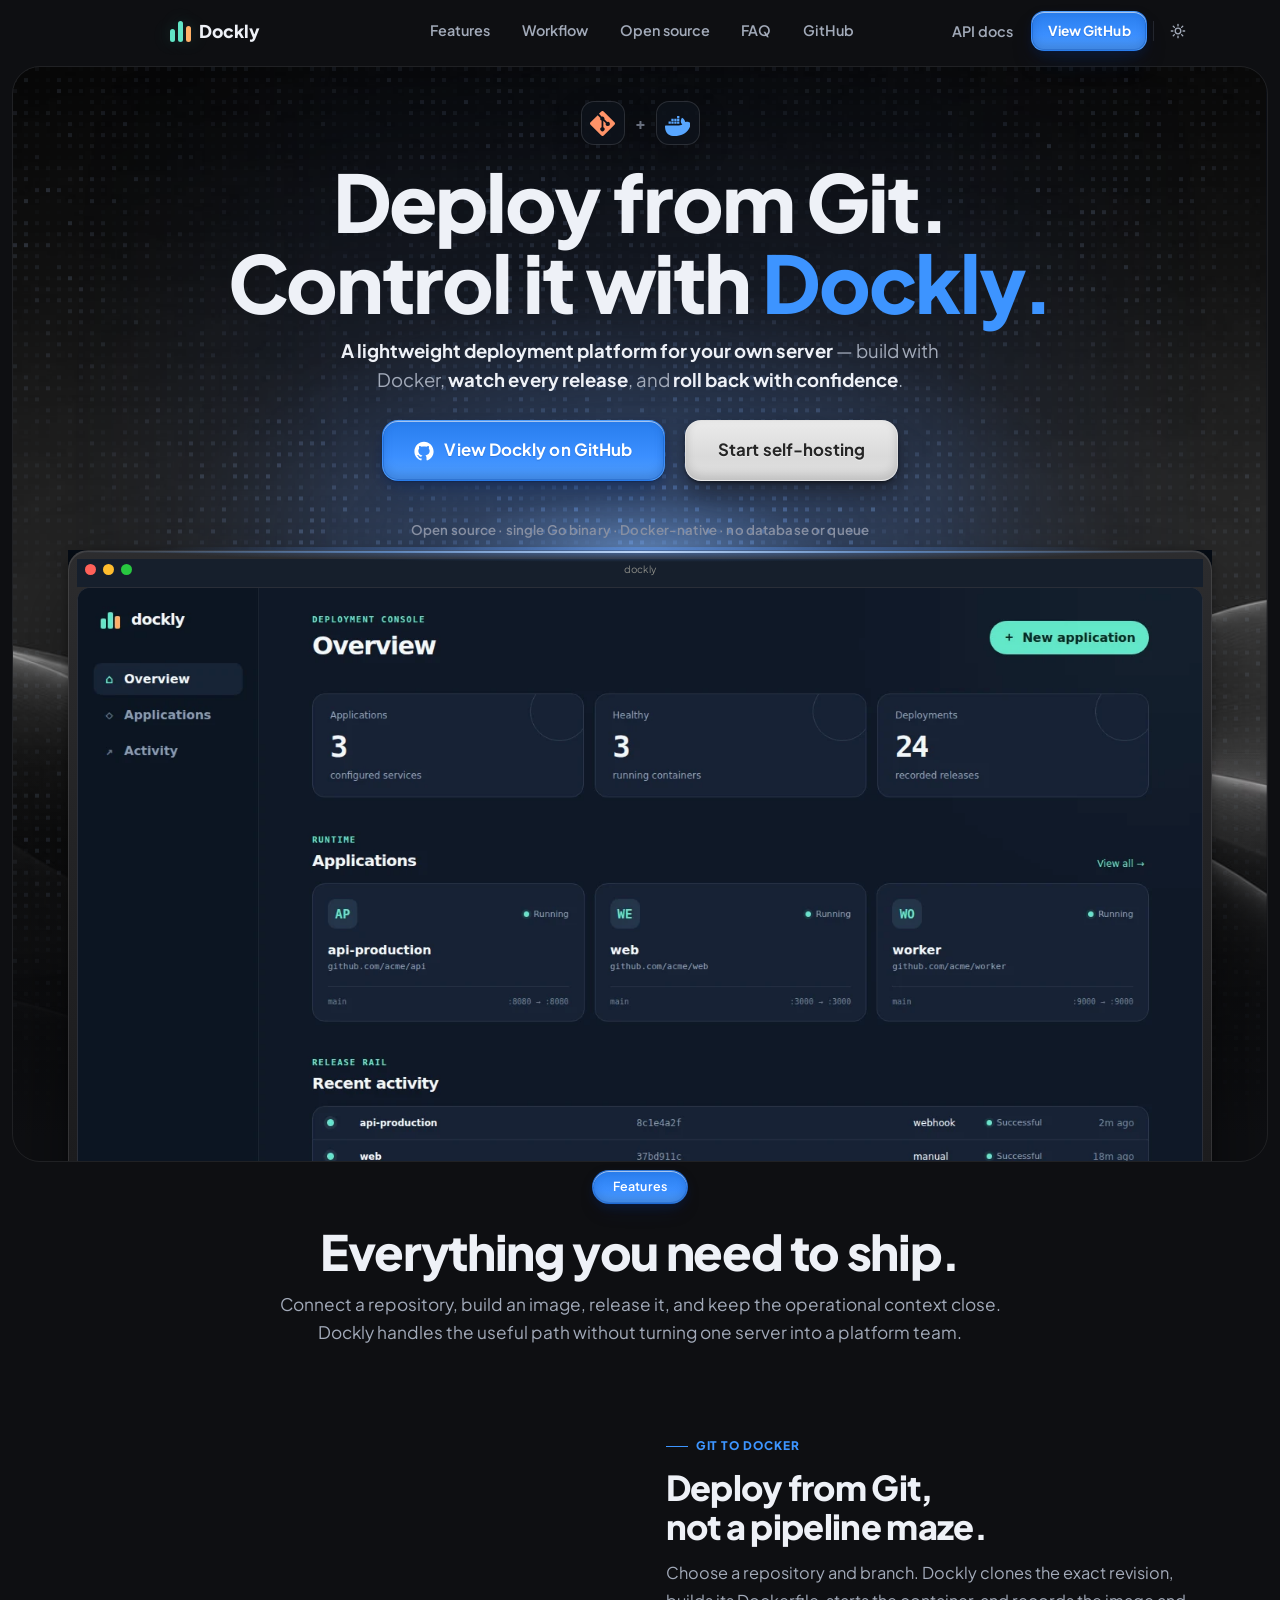
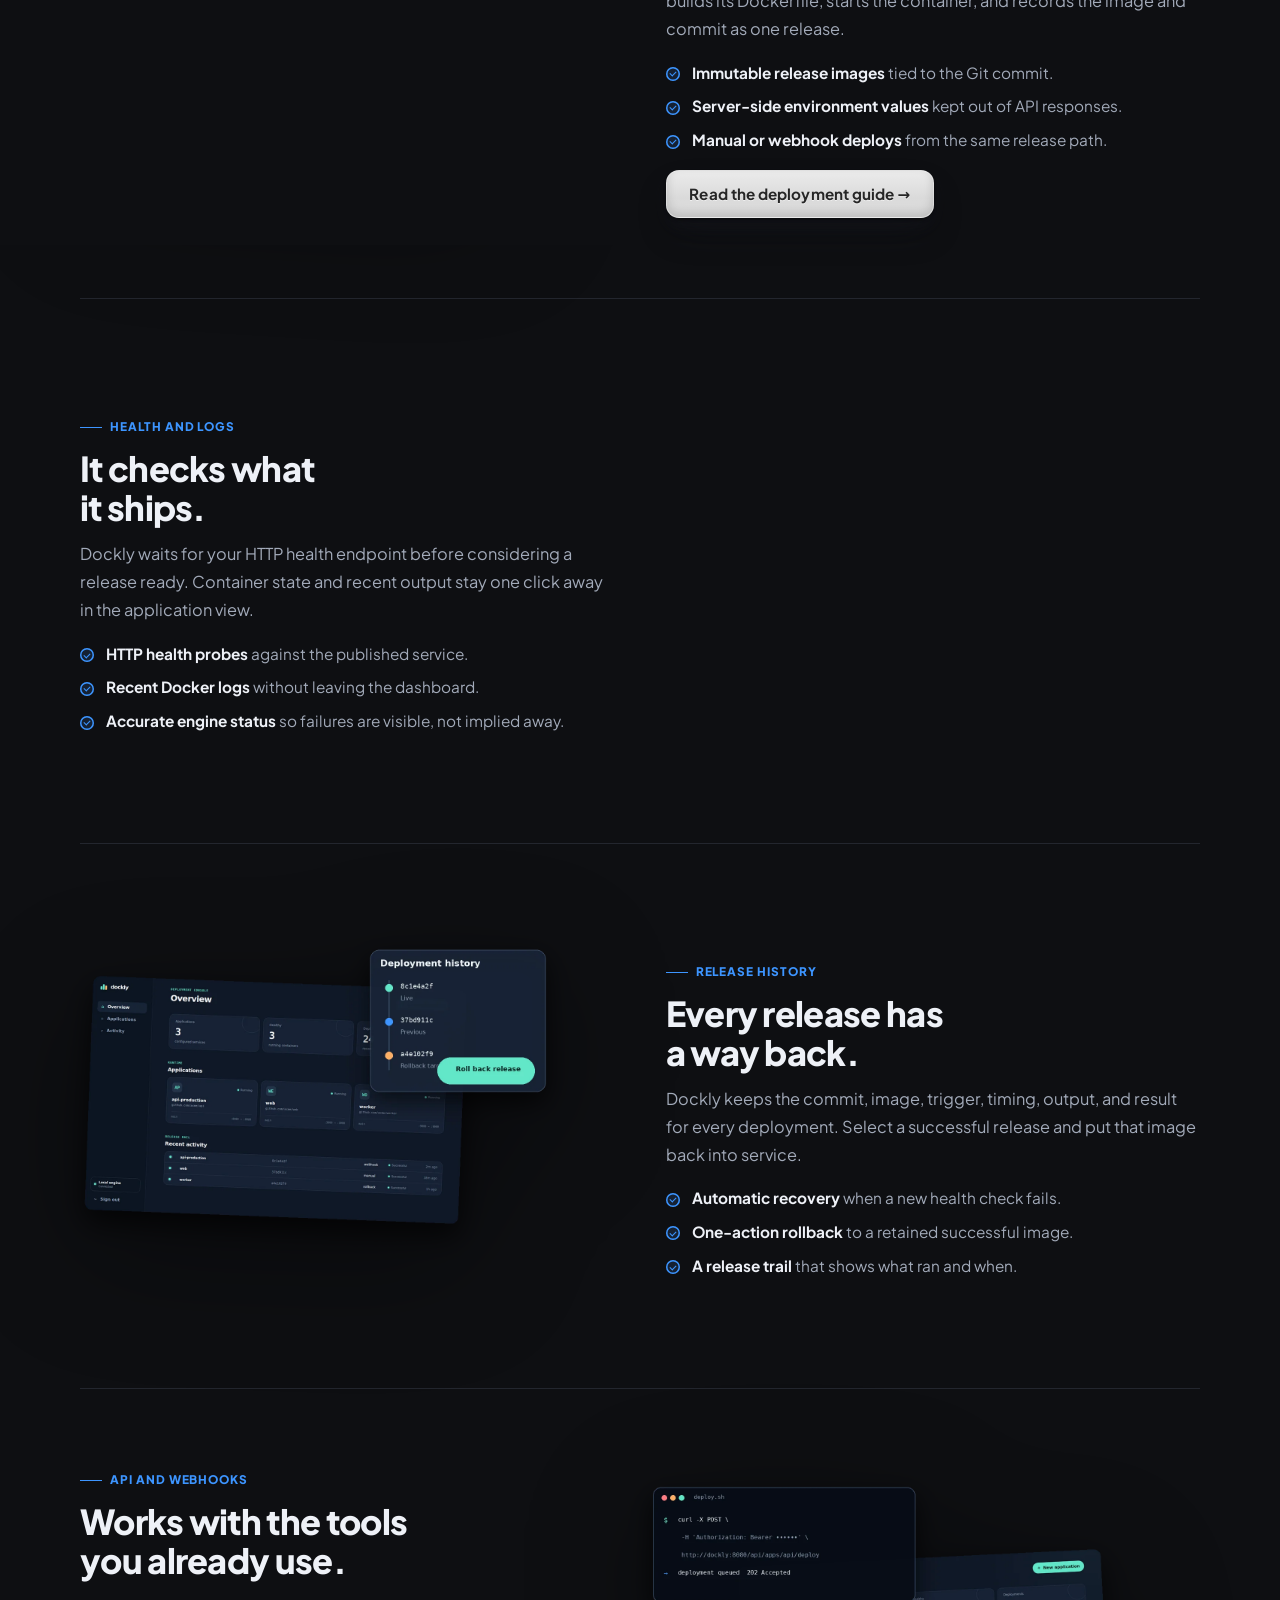
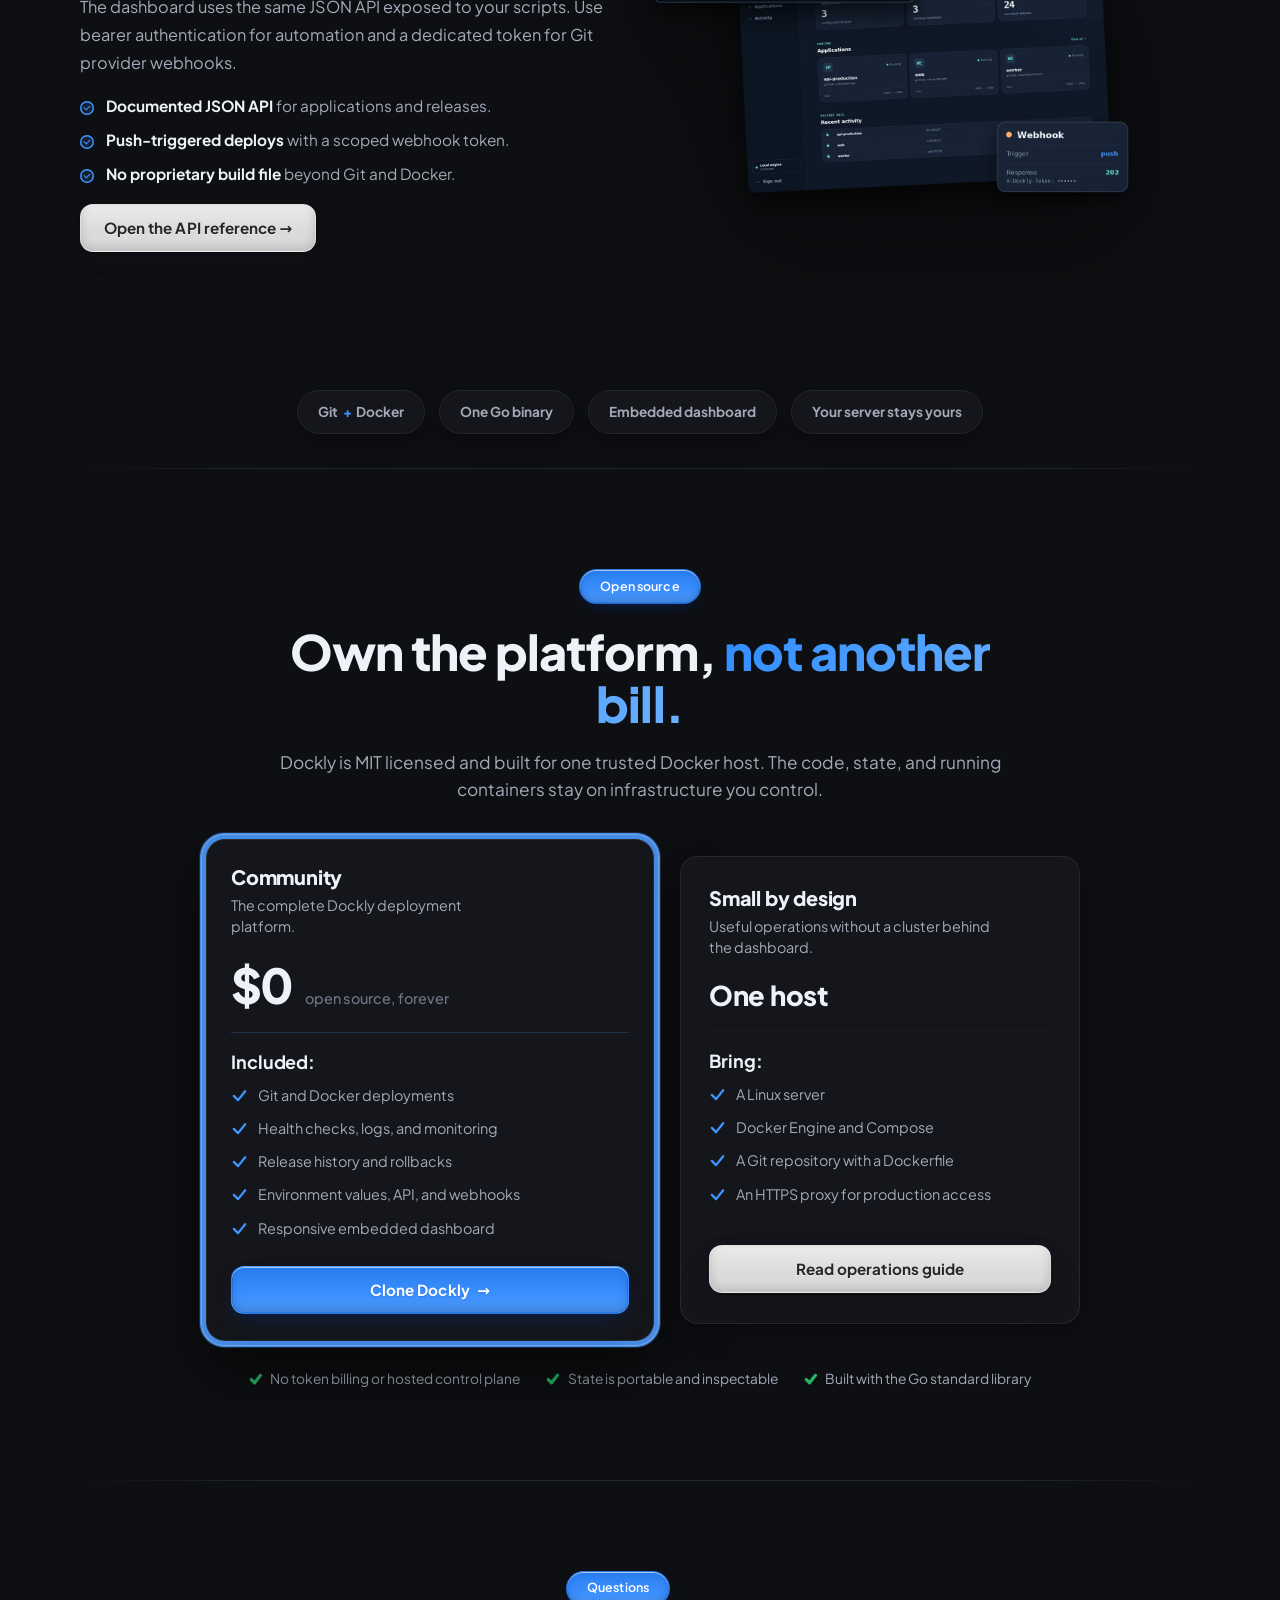
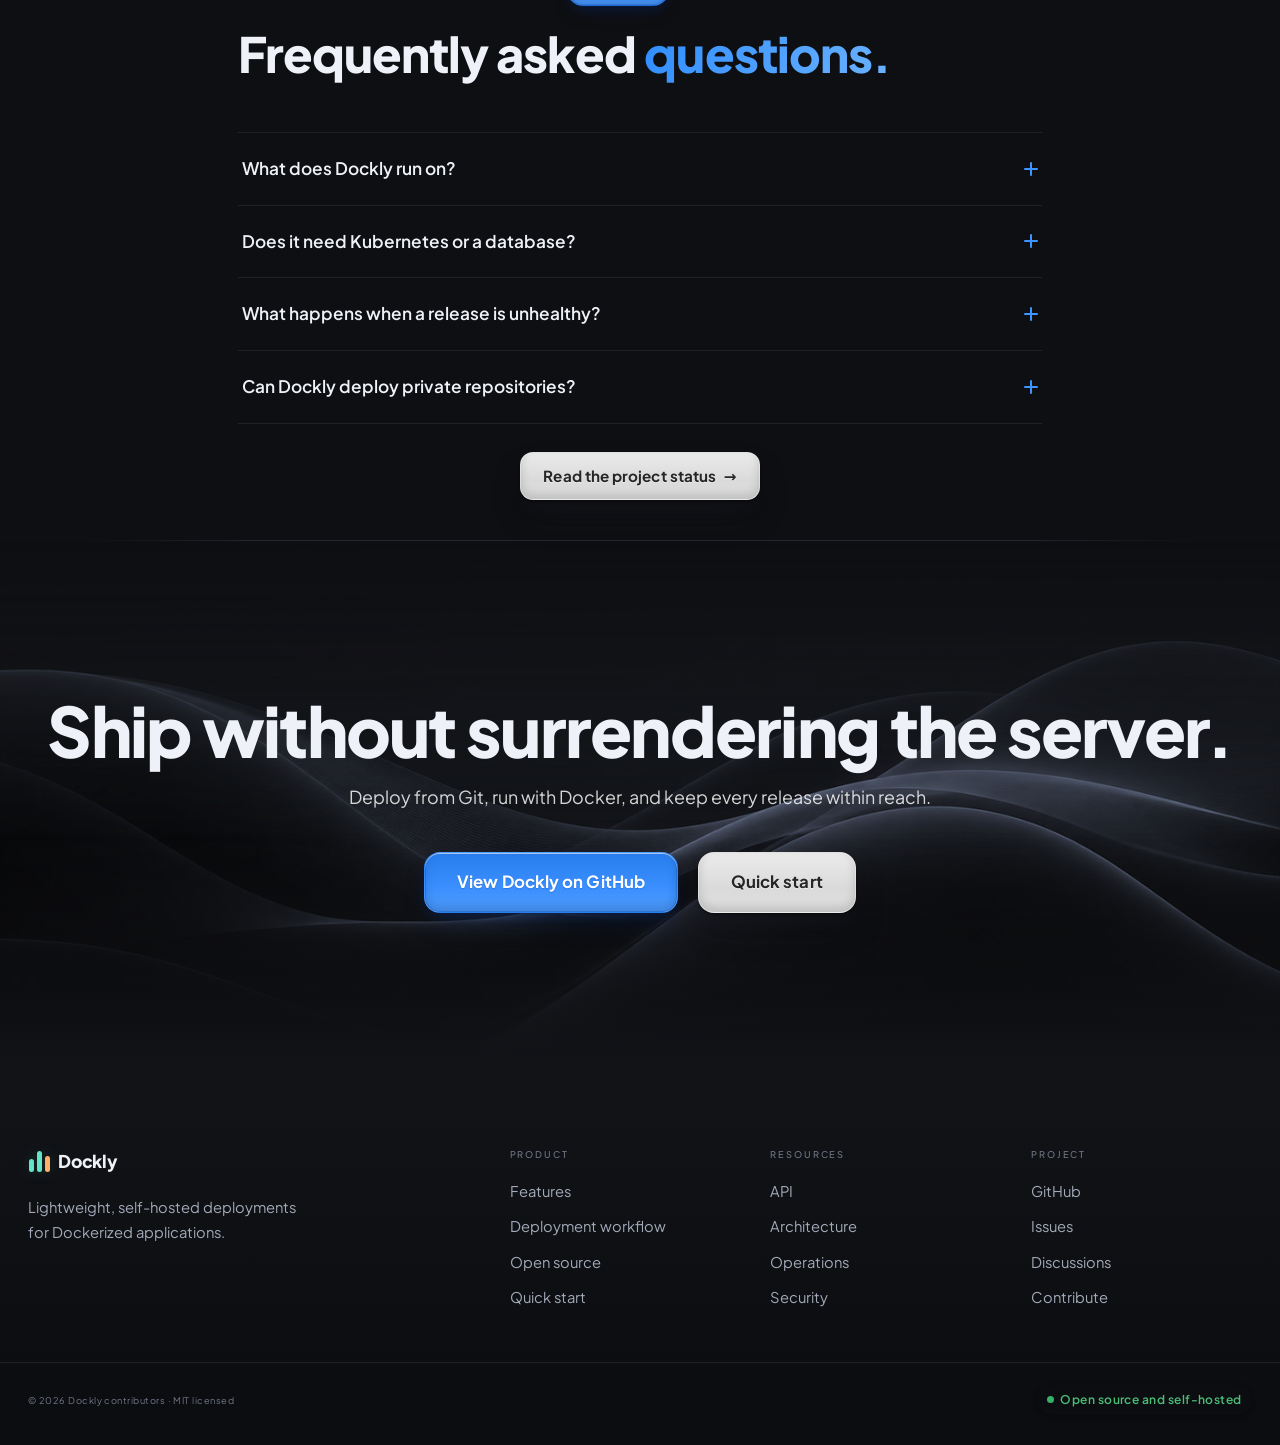
<file: site/index.html>
<!DOCTYPE html>
<html lang="en" data-theme="dark">
<head>
<meta charset="UTF-8">
<meta name="viewport" content="width=device-width, initial-scale=1.0">
<title>Dockly — Lightweight self-hosted deployments</title>
<meta name="description" content="Dockly is a lightweight, open-source deployment platform. Deploy Dockerized applications from Git, monitor health, read logs, and roll back from one clean dashboard.">
<meta property="og:type" content="website">
<meta property="og:title" content="Dockly — Lightweight self-hosted deployments">
<meta property="og:description" content="Deploy from Git, run with Docker, and keep control of your infrastructure.">
<meta property="og:url" content="https://usedockly.com/">
<meta property="og:image" content="https://usedockly.com/assets/dockly-dashboard.webp?v=1">
<meta name="twitter:card" content="summary_large_image">
<meta name="theme-color" content="#0d1118">
<link rel="canonical" href="https://usedockly.com/">
<link rel="icon" href="data:image/svg+xml,<svg xmlns='http://www.w3.org/2000/svg' viewBox='0 0 64 64'><rect width='64' height='64' rx='16' fill='%23101827'/><rect x='15' y='29' width='8' height='19' rx='3' fill='%2362e6c6'/><rect x='28' y='17' width='8' height='31' rx='3' fill='%2362e6c6'/><rect x='41' y='24' width='8' height='24' rx='3' fill='%23ffb067'/></svg>">
<script>(function(){try{var t=localStorage.getItem('dockly-site-theme');if(t!=='dark'&&t!=='light')t='dark';document.documentElement.dataset.theme=t}catch(e){document.documentElement.dataset.theme='dark'}})();</script>
<link rel="preload" href="assets/fonts/plus-jakarta-sans-latin.woff2?v=1" as="font" type="font/woff2" crossorigin>
<link rel="stylesheet" href="app.css?v=3">
</head>
<body>
<header class="nav" id="nav">
  <div class="nav-in">
    <a class="brand" href="#top" aria-label="Dockly home"><span class="brand-mark dockly-mark" aria-hidden="true"><i></i><i></i><i></i></span><span class="brand-word">Dockly</span></a>
    <nav class="nav-links" aria-label="Main navigation"><span class="nav-pill"><a href="#features">Features</a><a href="#workflow">Workflow</a><a href="#open-source">Open source</a><a href="#faq">FAQ</a><a href="https://github.com/pythonsaber2/dockly">GitHub</a></span></nav>
    <div class="nav-cta">
      <a class="nav-login" href="https://github.com/pythonsaber2/dockly/blob/main/docs/API.md">API docs</a>
      <a class="btn btn-blue nav-signup" href="https://github.com/pythonsaber2/dockly">View GitHub</a>
      <button class="theme-btn" id="themeBtn" type="button" aria-label="Toggle color theme"><svg class="ic-moon" viewBox="0 0 24 24" aria-hidden="true"><path d="M21 12.8A9 9 0 1 1 11.2 3a7 7 0 0 0 9.8 9.8Z"/></svg><svg class="ic-sun" viewBox="0 0 24 24" aria-hidden="true"><circle cx="12" cy="12" r="4.2"/><path d="M12 2v2.4M12 19.6V22M2 12h2.4M19.6 12H22M4.9 4.9l1.7 1.7M17.4 17.4l1.7 1.7M19.1 4.9l-1.7 1.7M6.6 17.4l-1.7 1.7"/></svg></button>
      <button class="nav-burger" id="navBurger" type="button" aria-label="Open menu" aria-expanded="false" aria-controls="navMenu"><span></span><span></span></button>
    </div>
  </div>
  <div class="nav-menu" id="navMenu"><a href="#features">Features</a><a href="#workflow">Workflow</a><a href="#open-source">Open source</a><a href="#faq">FAQ</a><a href="https://github.com/pythonsaber2/dockly/blob/main/docs/API.md">API docs</a><div class="nav-menu-ctas"><a class="btn btn-blue btn-block" href="https://github.com/pythonsaber2/dockly">View GitHub</a></div></div>
</header>
<main id="top">
<section class="hero">
  <div class="hero-bg" aria-hidden="true"><div class="hero-scene scene-light"></div><div class="hero-scene scene-dark"></div><canvas class="hero-grid" id="flickerGrid"></canvas><div class="hero-fade"></div></div>
  <div class="hero-in">
    <div class="hero-logos" role="img" aria-label="Built for Git and Docker"><span class="hl-chip dockly-chip" title="Git"><svg viewBox="0 0 24 24" aria-hidden="true"><path d="M23.5 10.9 13.1.5a1.7 1.7 0 0 0-2.3 0L8.6 2.7l2.7 2.7a2 2 0 0 1 2.5 2.5l2.6 2.6a2 2 0 1 1-1.2 1.2l-2.4-2.4v6.3a2 2 0 1 1-1.7 0V9.2a2 2 0 0 1-1.1-2.6L7.4 4  .5 10.9a1.7 1.7 0 0 0 0 2.3l10.4 10.3a1.7 1.7 0 0 0 2.3 0l10.3-10.3a1.7 1.7 0 0 0 0-2.3Z"/></svg></span><span class="hero-plus">+</span><span class="hl-chip dockly-chip docker-chip" title="Docker"><svg viewBox="0 0 24 24" aria-hidden="true"><path d="M23.8 11.1c-.1-.1-1-.8-2.9-.8-.5 0-1 .1-1.5.2-.4-2.5-2.5-3.7-2.6-3.8l-.5-.3-.3.5c-.4.7-.7 1.5-.8 2.3-.2 1.5.3 2.8 1.4 3.7-1.3.7-3.3.9-3.7.9H.6c-.3 0-.6.3-.6.6 0 2 .3 4.7 1.8 6.6 1.7 2.1 4.2 3.1 7.5 3.1 7.1 0 12.4-3.3 14.9-9.4.8.1 2.5 0 3.4-1.8.1-.2.1-.5-.1-.7ZM3.4 10.1h2.2v2.2H3.4Zm2.7 0h2.2v2.2H6.1Zm2.8 0h2.2v2.2H8.9Zm2.7 0h2.2v2.2h-2.2ZM6.1 7.4h2.2v2.2H6.1Zm2.8 0h2.2v2.2H8.9Zm2.7 0h2.2v2.2h-2.2Zm0-2.7h2.2v2.2h-2.2Z"/></svg></span>
    </div>
    <h1 class="hero-h1">Deploy from Git.<br>Control it with <span class="h1-grad h1-brand">Dockly.</span></h1>
    <p class="hero-sub"><strong>A lightweight deployment platform for your own server</strong> — build with Docker, <strong>watch every release</strong>, and <strong>roll back with confidence</strong>.</p>
    <div class="hero-ctas"><a class="btn btn-blue btn-lg btn-os" href="https://github.com/pythonsaber2/dockly" data-magnetic><img class="github-ic" src="assets/github-mark-white.svg?v=1" width="20" height="20" alt="" aria-hidden="true">View Dockly on GitHub</a><a class="btn btn-ink btn-lg" href="https://github.com/pythonsaber2/dockly#quick-start" data-magnetic>Start self-hosting</a></div>
    <p class="hero-note">Open source · single Go binary · Docker-native · no database or queue</p>
  </div>
  <div class="hero-device" id="heroDevice"><div class="device-glow" aria-hidden="true"></div><div class="device dockly-device"><div class="device-rim"><div class="device-top"><span class="dev-dots"><i></i><i></i><i></i></span><span class="dev-title">Dockly</span></div><div class="device-screen dockly-screen"><img src="assets/dockly-dashboard.webp?v=1" alt="Dockly deployment dashboard showing healthy applications and recent releases" draggable="false"></div></div></div></div>
</section>
<section class="showcase" id="features"><div class="showcase-in"><div class="sec-head showcase-head rv"><span class="sec-tag"><span class="sec-tag-lit">Features</span></span><h2 class="sec-h2"><span class="sec-h2-w">Everything you need to ship.</span></h2><p class="sec-sub">Connect a repository, build an image, release it, and keep the operational context close. Dockly handles the useful path without turning one server into a platform team.</p></div>
  <div class="feat rv" id="workflow"><div class="feat-copy"><span class="feat-kicker"><i></i>Git to Docker</span><h2 class="feat-h">Deploy from Git,<br>not a pipeline maze.</h2><p class="feat-p">Choose a repository and branch. Dockly clones the exact revision, builds its Dockerfile, starts the container, and records the image and commit as one release.</p><ul class="feat-list"><li><b>Immutable release images</b> tied to the Git commit.</li><li><b>Server-side environment values</b> kept out of API responses.</li><li><b>Manual or webhook deploys</b> from the same release path.</li></ul><a class="btn btn-ink feat-more" href="https://github.com/pythonsaber2/dockly#deploying-an-application">Read the deployment guide <span class="btn-arrow">→</span></a></div><div class="feat-media"><img src="assets/home/feat-deploy.webp?v=1" alt="Dockly deployment pipeline moving from repository clone through image build, health check, and release" draggable="false" loading="lazy" decoding="async"></div></div>
  <div class="feat rv"><div class="feat-copy"><span class="feat-kicker"><i></i>Health and logs</span><h2 class="feat-h">It checks what<br>it ships.</h2><p class="feat-p">Dockly waits for your HTTP health endpoint before considering a release ready. Container state and recent output stay one click away in the application view.</p><ul class="feat-list"><li><b>HTTP health probes</b> against the published service.</li><li><b>Recent Docker logs</b> without leaving the dashboard.</li><li><b>Accurate engine status</b> so failures are visible, not implied away.</li></ul></div><div class="feat-media"><img src="assets/home/feat-health.webp?v=1" alt="Dockly service health panel showing three healthy applications and uptime monitoring" draggable="false" loading="lazy" decoding="async"></div></div>
  <div class="feat rv"><div class="feat-copy"><span class="feat-kicker"><i></i>Release history</span><h2 class="feat-h">Every release has<br>a way back.</h2><p class="feat-p">Dockly keeps the commit, image, trigger, timing, output, and result for every deployment. Select a successful release and put that image back into service.</p><ul class="feat-list"><li><b>Automatic recovery</b> when a new health check fails.</li><li><b>One-action rollback</b> to a retained successful image.</li><li><b>A release trail</b> that shows what ran and when.</li></ul></div><div class="feat-media"><img src="assets/home/feat-rollback.webp?v=1" alt="Dockly deployment history with a previous image selected as a rollback target" draggable="false" loading="lazy" decoding="async"></div></div>
  <div class="feat rv"><div class="feat-copy"><span class="feat-kicker"><i></i>API and webhooks</span><h2 class="feat-h">Works with the tools<br>you already use.</h2><p class="feat-p">The dashboard uses the same JSON API exposed to your scripts. Use bearer authentication for automation and a dedicated token for Git provider webhooks.</p><ul class="feat-list"><li><b>Documented JSON API</b> for applications and releases.</li><li><b>Push-triggered deploys</b> with a scoped webhook token.</li><li><b>No proprietary build file</b> beyond Git and Docker.</li></ul><a class="btn btn-ink feat-more" href="https://github.com/pythonsaber2/dockly/blob/main/docs/API.md">Open the API reference <span class="btn-arrow">→</span></a></div><div class="feat-media"><img src="assets/home/feat-api.webp?v=1" alt="Dockly API deployment request and token-authenticated webhook response" draggable="false" loading="lazy" decoding="async"></div></div>
</div></section>
<section class="proofstrip" aria-label="Product facts"><ul class="proofstrip-in rv"><li>Git <span class="ps-plus">+</span> Docker</li><li>One Go binary</li><li>Embedded dashboard</li><li>Your server stays yours</li></ul></section>
<hr class="divider">
<section class="pricing pricing-teaser" id="open-source"><div class="sect-in"><div class="sect-head sect-head-c rv"><span class="sec-tag">Open source</span><h2 class="sect-h2">Own the platform, <em>not another bill.</em></h2><p class="sect-sub">Dockly is MIT licensed and built for one trusted Docker host. The code, state, and running containers stay on infrastructure you control.</p></div><div class="price-grid price-grid-teaser rv"><article class="pcard pcard-pro"><div class="pcard-body"><div class="pcard-top"><div><h3 class="pcard-name">Community</h3><p class="pcard-desc">The complete Dockly deployment platform.</p></div></div><div class="pcard-price"><b class="price-num">$0</b><span class="pcard-per">open source, forever</span></div><p class="pcard-feats-lead">Included:</p><ul class="pcard-feats"><li>Git and Docker deployments</li><li>Health checks, logs, and monitoring</li><li>Release history and rollbacks</li><li>Environment values, API, and webhooks</li><li>Responsive embedded dashboard</li></ul><a class="btn btn-blue btn-block pcard-cta" href="https://github.com/pythonsaber2/dockly">Clone Dockly <span class="btn-arrow">→</span></a></div></article><article class="pcard"><div class="pcard-top"><div><h3 class="pcard-name">Small by design</h3><p class="pcard-desc">Useful operations without a cluster behind the dashboard.</p></div></div><div class="pcard-price"><b class="price-txt">One host</b></div><p class="pcard-feats-lead">Bring:</p><ul class="pcard-feats"><li>A Linux server</li><li>Docker Engine and Compose</li><li>A Git repository with a Dockerfile</li><li>An HTTPS proxy for production access</li></ul><a class="btn btn-ink btn-block pcard-cta" href="https://github.com/pythonsaber2/dockly/blob/main/docs/OPERATIONS.md">Read operations guide</a></article></div><div class="price-trust rv"><span><svg class="ck" viewBox="0 0 12 12"><path d="M2 6.6 4.9 9.4 10 2.9"/></svg>No token billing or hosted control plane</span><span><svg class="ck" viewBox="0 0 12 12"><path d="M2 6.6 4.9 9.4 10 2.9"/></svg>State is portable and inspectable</span><span><svg class="ck" viewBox="0 0 12 12"><path d="M2 6.6 4.9 9.4 10 2.9"/></svg>Built with the Go standard library</span></div></div></section>
<hr class="divider">
<section class="faq" id="faq"><div class="sect-in sect-in-narrow"><div class="sect-head rv"><span class="sec-tag">Questions</span><h2 class="sect-h2">Frequently asked <em>questions.</em></h2></div><div class="faq-list rv"><details class="qa"><summary>What does Dockly run on?<span class="qa-x"></span></summary><div class="qa-content"><p>Dockly targets a single trusted Linux host with Docker Engine. The provided Compose file mounts the Docker socket and stores state in a named volume.</p></div></details><details class="qa"><summary>Does it need Kubernetes or a database?<span class="qa-x"></span></summary><div class="qa-content"><p>No. Dockly is one Go binary with an embedded dashboard and an atomic JSON state file. Git and the Docker CLI are its runtime contracts.</p></div></details><details class="qa"><summary>What happens when a release is unhealthy?<span class="qa-x"></span></summary><div class="qa-content"><p>Dockly removes the unhealthy container and attempts to restore the image that was running before the deployment. The failed release remains in history with its error and output.</p></div></details><details class="qa"><summary>Can Dockly deploy private repositories?<span class="qa-x"></span></summary><div class="qa-content"><p>Private repositories work when Git credentials are already available inside the Dockly runtime. First-class deploy-key management and encrypted-at-rest secrets are intentionally beyond the current MVP.</p></div></details></div><div class="faq-more rv"><a class="btn btn-ink" href="https://github.com/pythonsaber2/dockly#project-status">Read the project status <span class="btn-arrow">→</span></a></div></div></section>
<hr class="divider">
<section class="cta"><div class="cta-bg" aria-hidden="true"><div class="cta-scene scene-light" style="background-image:url('assets/hero-bg-light.jpg?v=1')"></div><div class="cta-scene scene-dark" style="background-image:url('assets/hero-bg-dark.jpg?v=1')"></div><div class="cta-fade"></div></div><div class="cta-in rv"><h2 class="cta-h2">Ship without surrendering the server.</h2><p class="cta-sub">Deploy from Git, run with Docker, and keep every release within reach.</p><div class="cta-btns"><div class="hero-ctas"><a class="btn btn-blue btn-lg" href="https://github.com/pythonsaber2/dockly" data-magnetic>View Dockly on GitHub</a><a class="btn btn-silver btn-lg" href="https://github.com/pythonsaber2/dockly#quick-start" data-magnetic>Quick start</a></div></div></div></section>
</main>
<footer class="footer"><div class="foot-in"><div class="foot-brand"><a class="brand brand-foot" href="#top"><span class="brand-mark dockly-mark" aria-hidden="true"><i></i><i></i><i></i></span><span class="brand-word">Dockly</span></a><p>Lightweight, self-hosted deployments<br>for Dockerized applications.</p></div><div class="foot-col"><b>PRODUCT</b><a href="#features">Features</a><a href="#workflow">Deployment workflow</a><a href="#open-source">Open source</a><a href="https://github.com/pythonsaber2/dockly#quick-start">Quick start</a></div><div class="foot-col"><b>RESOURCES</b><a href="https://github.com/pythonsaber2/dockly/blob/main/docs/API.md">API</a><a href="https://github.com/pythonsaber2/dockly/blob/main/docs/ARCHITECTURE.md">Architecture</a><a href="https://github.com/pythonsaber2/dockly/blob/main/docs/OPERATIONS.md">Operations</a><a href="https://github.com/pythonsaber2/dockly/blob/main/SECURITY.md">Security</a></div><div class="foot-col"><b>PROJECT</b><a href="https://github.com/pythonsaber2/dockly">GitHub</a><a href="https://github.com/pythonsaber2/dockly/issues">Issues</a><a href="https://github.com/pythonsaber2/dockly/discussions">Discussions</a><a href="https://github.com/pythonsaber2/dockly/blob/main/CONTRIBUTING.md">Contribute</a></div></div><div class="foot-base"><span>© 2026 Dockly contributors · MIT licensed</span><span class="foot-led"><i></i><span class="foot-led-txt">Open source and self-hosted</span></span></div></footer>
<script defer src="app.js?v=2"></script>
</body></html>
</file>
<file: site/app.css>
/* Generated by scripts/build-site-assets.py. Do not edit directly. */
/* source: styles.css */
:root{--bg:#f6f9ff;--sky:#eef2fc;--ink:#181b23;--body-c:#4c5364;--mut:#8a92a6;--line:#e8ebf2;--line-2:#f0f2f7;--blue:#3d95ff;--blue-deep:#1f86f7;--grad:linear-gradient(115deg,#2f8dff,#6bb2ff);--grad-ui:linear-gradient(115deg,#3a95ff,#6bb2ff);--sans:"Plus Jakarta Sans",system-ui,sans-serif;--disp:"Plus Jakarta Sans",system-ui,sans-serif;--mono:"Plus Jakarta Sans",system-ui,sans-serif;--ui:system-ui,-apple-system,'Segoe UI',Roboto,sans-serif;--r:20px;--ease:cubic-bezier(.22,1,.36,1);--card-sh:0 1px 2px rgba(24,32,63,.04),0 6px 16px rgba(24,32,63,.05);--card-sh-hover:0 2px 4px rgba(24,32,63,.05),0 12px 28px rgba(52,86,180,.10),0 24px 56px rgba(52,86,180,.08);--dev-screen:#ffffff;--dev-row:#f5f7fc;--dev-row-bd:#e9edf5;--dev-text:#232733;--dev-mut:#8992a6}*{margin:0;padding:0;box-sizing:border-box}html{scroll-behavior:smooth;color-scheme:light}@media (prefers-reduced-motion:reduce){html{scroll-behavior:auto}*,::after,::before{animation-duration:NaNs!important;animation-iteration-count:1!important;transition-duration:NaNs!important}}body{font-family:var(--sans);background:var(--bg);color:var(--ink);line-height:1.6;-webkit-font-smoothing:antialiased;overflow-x:hidden;transition:background .3s,color .3s}::selection{background:var(--blue);color:#fff}::-webkit-scrollbar{width:11px}::-webkit-scrollbar-track{background:#f3f5fa}::-webkit-scrollbar-thumb{background:#c6cddd;border-radius:6px;border:3px solid #f3f5fa}::-webkit-scrollbar-thumb:hover{background:var(--blue)}img{max-width:100%}a{color:inherit}.btn:focus-visible,.theme-btn:focus-visible{outline-offset:3px}.brand{transition:opacity .18s}.brand:hover{opacity:.82}code{font-family:var(--mono);font-size:.82em;background:#f1f4fa;padding:.12em .45em;border-radius:6px;border:1px solid var(--line);color:#3d63e8}.btn{position:relative;overflow:hidden;display:inline-flex;align-items:center;justify-content:center;gap:.5em;font-family:var(--disp);font-weight:700;font-size:.95rem;letter-spacing:.005em;padding:.72em 1.5em;border-radius:13px;text-decoration:none;cursor:pointer;--ripple:rgba(255,255,255,.4);transition:transform .18s var(--ease),box-shadow .18s var(--ease),background .18s,color .18s,border-color .18s;user-select:none;-webkit-user-select:none;white-space:nowrap;border:1px solid transparent}.btn:active{transform:scale(.97)}.btn-ripple{position:absolute;border-radius:50%;pointer-events:none;transform:translate(-50%,-50%) scale(0);background:var(--ripple);animation:ripple .58s var(--ease) forwards}@keyframes ripple{to{transform:translate(-50%,-50%) scale(1);opacity:0}}@keyframes dlbob{0%,100%{transform:translateY(0)}45%{transform:translateY(2.5px)}}.btn-blue{--ripple:rgba(255,255,255,.5);color:#fff;background:linear-gradient(180deg,#287ded 0,#3b8fff 60%,#519efa 100%);box-shadow:inset 0 1px 0 rgba(255,255,255,.6),inset 0 0 0 1px rgba(22,88,185,.4),inset 0 -5px 10px rgba(15,66,150,.3),0 1px 1px rgba(10,28,66,.4),0 4px 10px rgba(10,32,80,.38),0 14px 28px -10px rgba(14,44,100,.45);text-shadow:0 1px 1px rgba(18,70,150,.3)}.btn-blue:hover{transform:translateY(-2px);box-shadow:inset 0 1px 0 rgba(255,255,255,.68),inset 0 0 0 1px rgba(22,88,185,.4),inset 0 -5px 10px rgba(15,66,150,.3),0 2px 3px rgba(10,28,66,.4),0 9px 18px rgba(10,32,80,.42),0 20px 38px -10px rgba(14,44,100,.5)}.btn-blue:active{transform:translateY(1px) scale(.985);background:linear-gradient(180deg,#2a7fee 0,#3b8fff 60%,#519efa 100%);box-shadow:inset 0 3px 7px rgba(11,54,126,.55),inset 0 1px 0 rgba(255,255,255,.22),inset 0 0 0 1px rgba(22,88,185,.45),0 1px 3px rgba(45,139,255,.2)}.pcard-pro .btn-blue:active{background:linear-gradient(#0b6be9 0,#3489d3 60%,#489ded 100%);box-shadow:inset 0 3px 7px rgba(11,54,126,0),inset 0 1px 0 rgba(255,255,255,0),inset 0 0 0 1px rgba(22,88,185,0),0 1px 3px rgba(45,139,255,0)}.btn-ink{--ripple:rgba(255,255,255,.32);color:#fff;background:linear-gradient(180deg,rgba(255,255,255,.16) 0,rgba(255,255,255,.04) 40%,rgba(255,255,255,0) 56%),linear-gradient(180deg,#3f4552 0,#2b303b 52%,#161922 100%);box-shadow:inset 0 1px 0 rgba(255,255,255,.22),inset 0 0 0 1px rgba(0,0,0,.45),inset 0 -5px 10px rgba(0,0,0,.32),0 1px 1px rgba(0,0,0,.38),0 4px 9px rgba(20,22,30,.32),0 12px 26px -8px rgba(20,22,30,.42);text-shadow:0 1px 1px rgba(0,0,0,.45)}.btn-ink:hover{transform:translateY(-2px);box-shadow:inset 0 1px 0 rgba(255,255,255,.28),inset 0 0 0 1px rgba(0,0,0,.45),inset 0 -5px 10px rgba(0,0,0,.32),0 2px 3px rgba(0,0,0,.38),0 8px 16px rgba(20,22,30,.38),0 18px 36px -10px rgba(20,22,30,.48)}.btn-ink:active{transform:translateY(1px) scale(.985);background:linear-gradient(180deg,#1a1d26 0,#2b303b 60%,#3a404d 100%);box-shadow:inset 0 3px 7px rgba(0,0,0,.62),inset 0 1px 0 rgba(255,255,255,.1),inset 0 0 0 1px rgba(0,0,0,.55),0 1px 3px rgba(0,0,0,.3)}.btn-lg{padding:.95em 1.9em;font-size:1.05rem;border-radius:16px}.btn-block{width:100%}.chip{font-family:var(--mono);font-size:.68rem;letter-spacing:.04em;font-weight:500;padding:.55em 1.1em;border-radius:999px;color:#fff;background:rgba(28,48,115,.28);border:1px solid rgba(255,255,255,.42);backdrop-filter:blur(12px);-webkit-backdrop-filter:blur(12px);text-shadow:0 1px 6px rgba(20,35,90,.45);user-select:none;-webkit-user-select:none}.rv{opacity:0;transform:translateY(18px);transition:opacity .6s var(--ease),transform .6s var(--ease)}.rv.on{opacity:1;transform:none}.nav{position:fixed;top:0;left:0;right:0;z-index:100;padding:6px 16px;color:var(--ink);border-bottom:1px solid transparent;transition:background .3s,border-color .3s,box-shadow .3s}.nav-in{max-width:1365px;margin:0 auto;height:50px;display:flex;align-items:center;gap:16px;padding:0 8px 0 12px}.nav.scrolled{background:rgba(255,255,255,.78);border-bottom-color:var(--line);backdrop-filter:blur(16px) saturate(1.4);-webkit-backdrop-filter:blur(16px) saturate(1.4);box-shadow:0 10px 30px rgba(24,32,63,.06)}.brand{display:inline-flex;align-items:center;gap:.5em;text-decoration:none;user-select:none;-webkit-user-select:none}.brand-word{font-family:var(--disp);font-weight:800;font-size:1.1rem;letter-spacing:-.01em;color:var(--ink)}.nav-links{flex:1;display:flex;justify-content:center}.nav-pill{display:inline-flex;align-items:center;gap:6px}.nav-links a{text-decoration:none;font-weight:600;font-size:.9rem;color:var(--body-c);padding:.45em .9em;border-radius:8px;transition:color .15s,background .15s}.nav-links a:hover{color:var(--ink);background:rgba(40,60,100,.06)}.nav-cta{display:flex;gap:8px;align-items:center}.nav-cta .btn{font-size:.86rem;padding:.6em 1.25em}.nav-cta .os-ic{width:14px;height:14px}@media (max-width:680px){.nav-cta .btn-ink{display:none}}.theme-btn{position:relative;flex:none;cursor:pointer;width:38px;height:38px;border-radius:50%;margin-left:4px;display:flex;align-items:center;justify-content:center;color:var(--body-c);border:0;background:0 0;transition:background .2s,color .2s,transform .2s var(--ease)}.theme-btn::before{content:"";position:absolute;left:-6px;top:50%;transform:translateY(-50%);width:1px;height:20px;background:var(--line)}.theme-btn:hover{color:var(--ink);background:rgba(40,60,100,.08)}.theme-btn:active{transform:scale(.92)}.theme-btn svg{width:16px;height:16px;fill:none;stroke:currentColor;stroke-width:2;stroke-linecap:round;stroke-linejoin:round}.ic-sun{display:none}.hero{position:relative;margin:66px 12px 0;padding:34px 0 0;overflow:hidden;border-radius:28px;min-height:calc(100svh - 78px);display:flex;flex-direction:column;align-items:center}.hero::after{content:"";position:absolute;left:0;right:0;bottom:0;height:230px;z-index:5;background:0 0;pointer-events:none}.hero-bg{position:absolute;inset:0;z-index:-1;background:linear-gradient(180deg,#5b86f0 0,#8fb1f6 9%,#d3e2fb 25%,#fff 52%,#f6f8fb 78%,#edeff3 100%)}.hero-scene{position:absolute;top:0;left:0;width:100%;height:min(100%,1150px);object-fit:cover;object-position:center top;-webkit-user-drag:none;user-select:none;-webkit-mask-image:linear-gradient(180deg,#000 74%,transparent 98%);mask-image:linear-gradient(180deg,#000 74%,transparent 98%)}.scene-dark{opacity:0}.cta-scene,.hero-scene{transition:opacity .6s var(--ease)}.hero-grid{position:absolute;inset:0;width:100%;height:100%;pointer-events:none;opacity:1;-webkit-mask-image:radial-gradient(ellipse 108% 112% at 50% 42%,#000 0%,#000 66%,rgba(0,0,0,.55) 88%,transparent 100%);mask-image:radial-gradient(ellipse 108% 112% at 50% 42%,#000 0%,#000 66%,rgba(0,0,0,.55) 88%,transparent 100%);mix-blend-mode:multiply}.hero-bg::after{content:"";position:absolute;left:0;right:0;top:0;height:190px;background:0 0}.hero-fade{position:absolute;left:0;right:0;bottom:0;height:38%;background:linear-gradient(180deg,rgba(255,255,255,0) 0,var(--bg) 94%)}.hero-in{position:relative;z-index:2;width:100%;max-width:900px;margin:auto auto 10px;padding:0 28px;display:flex;flex-direction:column;align-items:center;text-align:center}.hero-h1{font-family:var(--disp);font-weight:800;font-size:clamp(2.9rem,6.2vw,5rem);line-height:1.02;letter-spacing:-.026em;color:var(--ink);margin-bottom:14px}.h1-grad{position:relative;display:inline-block;font-family:var(--disp);font-weight:800;font-size:.9em;letter-spacing:-.04em;color:#3d94ff}.h1-brand{font-family:var(--disp);font-weight:800;font-size:1em;letter-spacing:-.026em}@media (prefers-reduced-motion:reduce){.h1-grad{animation:none}}.hero-sub{font-size:1.16rem;line-height:1.55;color:var(--body-c);max-width:44ch;margin-bottom:18px}.hero-sub strong{color:var(--ink);font-weight:700}.hero-logos{display:contents}.hl-chip{position:absolute;z-index:0;display:flex;align-items:center;justify-content:center;border-radius:27%;border:1px solid rgba(255,255,255,.2);-webkit-backdrop-filter:blur(16px) saturate(1.3);backdrop-filter:blur(16px) saturate(1.3)}.hl-chip::after{content:"";position:absolute;inset:-80%;z-index:-1;border-radius:50%;pointer-events:none;mix-blend-mode:screen}.hl-chip svg{width:52%;height:52%}.hl-claude{width:clamp(84px,9vw,128px);aspect-ratio:1;left:calc(231px - 25vw);top:38%;transform:translateX(-50%) rotate(14deg);animation:6.5s ease-in-out infinite floatA;background:linear-gradient(155deg,rgba(240,150,110,.82),rgba(214,110,72,.68));border-color:rgba(255,206,172,.7);box-shadow:inset 0 1px 0 rgba(255,255,255,.5),0 0 5px rgba(255,170,120,.85),0 0 16px rgba(250,130,80,.6),0 0 46px rgba(240,110,60,.4),0 12px 30px -10px rgba(200,88,48,.5)}.hl-claude::after{background:radial-gradient(circle at 50% 50%,rgba(255,170,110,.5),rgba(244,116,64,.2) 30%,rgba(240,100,50,.08) 45%,rgba(238,96,48,.03) 58%,transparent 70%)}.hl-claude svg{fill:#fff;filter:drop-shadow(0 1px 2px rgba(150,60,30,.4))}.hl-codex{width:clamp(84px,9vw,128px);aspect-ratio:1;left:calc(100% + 25vw - 231px);top:-20%;transform:translateX(-50%) rotate(-15deg);animation:7.5s ease-in-out infinite floatB;background:linear-gradient(155deg,#393939,rgba(0,0,0,.91));border-color:rgba(255,255,255,.28);box-shadow:inset 0 1px 0 rgba(255,255,255,.2),0 0 5px rgba(220,235,255,.4),0 0 16px rgba(190,215,255,.25),0 0 46px rgba(160,195,255,.18),0 12px 30px -10px rgba(0,0,0,.55)}.hl-codex::after{background:radial-gradient(circle at 50% 50%,rgba(238,246,255,.5),rgba(178,208,255,.2) 30%,rgba(158,192,255,.08) 45%,rgba(155,190,255,.03) 58%,transparent 70%)}.hl-codex svg{fill:#fff;filter:drop-shadow(0 1px 2px rgba(0,0,0,.45))}@keyframes floatA{0%,100%{transform:translateX(-50%) translateY(0) rotate(14deg)}50%{transform:translateX(-50%) translateY(-13px) rotate(17deg)}}@keyframes floatB{0%,100%{transform:translateX(-50%) translateY(0) rotate(-15deg)}50%{transform:translateX(-50%) translateY(-15px) rotate(-18deg)}}@media (prefers-reduced-motion:reduce){.hl-chip{animation:none}}html:not([data-theme=dark]) .hl-chip::after{display:none}html:not([data-theme=dark]) .hl-claude{box-shadow:inset 0 1px 0 rgba(255,255,255,.5),0 12px 30px -10px rgba(200,88,48,.4)}html:not([data-theme=dark]) .hl-codex{box-shadow:inset 0 1px 0 rgba(255,255,255,.2),0 12px 30px -10px rgba(0,0,0,.4)}html:not([data-theme=dark]) .hl-codex svg{filter:none}.hero-in>.hero-ctas,.hero-in>.hero-h1,.hero-in>.hero-sub{position:relative;z-index:1}@media (max-width:900px){.hl-chip{display:none}}.hero-ctas{display:flex;gap:20px;flex-wrap:wrap;justify-content:center;margin-top:8px;margin-bottom:20px}.btn-os{gap:.6em}.os-ic{width:17px;height:17px;fill:currentColor;flex:none;transition:transform .2s var(--ease)}.btn-os:hover .os-ic{animation:.9s ease-in-out infinite dlbob}.hero-device{position:relative;width:100%;max-width:1410px;margin:auto auto -140px;padding:0 28px}.device-glow{position:absolute;left:50%;top:6px;width:calc(100% - 56px);height:560px;z-index:1;transform:translate(-50%,-100%);pointer-events:none;opacity:0;animation:glowIn 1s var(--ease) .5s forwards;-webkit-mask-image:linear-gradient(90deg,transparent 0%,#000 24%,#000 76%,transparent 100%);mask-image:linear-gradient(90deg,transparent 0%,#000 24%,#000 76%,transparent 100%);filter:blur(2px);background:radial-gradient(ellipse 24% 15% at 50% 100%,rgba(140,190,255,.55),rgba(140,190,255,.16) 44%,transparent 74%),radial-gradient(ellipse 52% 58% at 50% 100%,rgba(96,158,255,.3),transparent 80%),radial-gradient(ellipse 118% 124% at 50% 100%,rgba(47,105,230,.14),transparent 85%)}.device{position:relative;z-index:4;transition:transform .3s var(--ease);transform-style:preserve-3d;will-change:transform;user-select:none;-webkit-user-select:none}.device-rim{position:relative;border-radius:20px;padding:8px;background:linear-gradient(180deg,#2c2c2e,#232325 40%,#19191b);border:1px solid rgba(255,255,255,.1);box-shadow:inset 0 1px 0 rgba(255,255,255,.09),0 2px 8px rgba(0,0,0,.35),0 34px 80px rgba(0,0,0,.42)}.device-rim::before{content:"";position:absolute;left:0;right:0;top:-4px;height:16px;pointer-events:none;z-index:2;background:linear-gradient(90deg,transparent 0,rgba(120,180,255,.5) 28%,rgba(200,224,255,.9) 50%,rgba(120,180,255,.5) 72%,transparent 100%) center 4px/100% 2px no-repeat,radial-gradient(ellipse 60% 100% at 50% 22%,rgba(96,158,255,.55),rgba(96,158,255,0) 72%);filter:blur(.3px)}.hero-device .dev-title{color:#8a8b86}.hero-device .dev-dots i{background:#3a3a3d}.hero-device .dev-dots i:first-child{background:#ff6159}.hero-device .dev-dots i:nth-child(2){background:#ffbd2e}.hero-device .dev-dots i:nth-child(3){background:#28c840}.device-top{position:relative;display:flex;align-items:center;gap:12px;padding:5px 8px 12px;user-select:none;-webkit-user-select:none}.dev-dots{display:flex;gap:7px}.dev-dots i{width:11px;height:11px;border-radius:50%;background:#dfe3ec}.dev-dots i:first-child{background:#ff6159}.dev-dots i:nth-child(2){background:#ffbd2e}.dev-dots i:nth-child(3){background:#28c840}@keyframes ledpulse{0%,100%{opacity:1}50%{opacity:.35}}.dev-title{position:absolute;left:50%;transform:translateX(-50%);font-family:var(--sans);font-size:.62rem;letter-spacing:.02em;color:var(--dev-mut)}.device-screen{background:var(--dev-screen);border-radius:13px;padding:16px;border:1px solid var(--dev-row-bd);font-family:var(--ui);font-size:.84rem;line-height:1.55;color:var(--dev-text);text-align:left}.acts{display:grid;gap:6px;margin:10px 0 2px}.caret{display:inline-block;width:2px;height:1em;border-radius:1px;background:var(--blue);vertical-align:-.15em;margin-left:.25em;animation:1.05s steps(1) infinite blink}@keyframes blink{50%{opacity:0}}.composer{margin-top:14px;background:var(--dev-row);border:1px solid var(--dev-row-bd);border-radius:12px;padding:10px 12px;user-select:none;-webkit-user-select:none}.device-screen.app-screen{display:flex;padding:0;overflow:hidden;min-height:600px;background:#1c1c1e;border-color:rgba(255,255,255,.07);box-shadow:inset 0 2px 10px rgba(0,0,0,.45);color:#e2e3df}.app-side{width:20%;flex:none;display:flex;flex-direction:column;gap:7px;padding:12px 11px;border-right:1px solid rgba(255,255,255,.07)}.app-screen .msx-seg span{font-size:.66rem}.app-screen .msx-new{font-size:.7rem}.app-screen .msx-label{font-size:.6rem}.app-screen .msx-item{font-size:.68rem}.app-screen .msx-item b{font-size:.54rem}.app-screen .msx-user{font-size:.66rem}.app-screen .msx-head b{font-size:.68rem}.app-screen .msx-eng{font-size:.66rem}.app-screen .msx-vseg i{font-size:.58rem}.app-screen .mcx-input{font-size:.68rem}.app-screen .mcx-row{font-size:.6rem}.app-chat{flex:1;min-width:0;display:flex;flex-direction:column}.app-chat .msx-comp{margin:12px 14px 14px}.ac-body{padding:16px 16px 0;flex:1;display:flex;flex-direction:column;align-items:stretch;gap:16px}.hx-user{align-self:flex-end;max-width:78%;font-size:.8rem;font-weight:460;line-height:1.6;color:#e2e3df;padding:8px 14px;background:linear-gradient(180deg,rgba(255,255,255,.075),rgba(255,255,255,.05));border:1px solid rgba(255,255,255,.09);border-radius:15px 15px 7px;box-shadow:0 8px 22px -12px rgba(0,0,0,.6),inset 0 1px 0 rgba(255,255,255,.07)}.hx-tools{display:flex;flex-direction:column;gap:5px;padding:0 2px}.hx-tool{display:flex;align-items:baseline;gap:7px;font-size:.78rem;color:#9d9e9a;white-space:nowrap;overflow:hidden}.hxv{color:#9d9e9a;font-weight:600}.hxt{color:#e2e3df}.hxm{color:#626360;font-weight:500}.hx-tool.run .hxv{background:linear-gradient(90deg,rgba(157,158,154,.45) 0,rgba(255,255,255,.95) 50%,rgba(157,158,154,.45) 100%);background-size:200% auto;-webkit-background-clip:text;background-clip:text;-webkit-text-fill-color:transparent;color:transparent;animation:1.6s linear infinite ms2Shimmer}.hx-tool.run .hxt{color:#fff;font-weight:700}.hx-reply{font-size:.8rem;font-weight:460;line-height:1.62;color:#e2e3df;padding:0 2px}.app-view{width:33%;flex:none;display:flex;flex-direction:column;border-left:1px solid rgba(255,255,255,.07);background:#1b1b1d}.pv-tabs{display:flex;align-items:flex-end;gap:2px;padding:6px 6px 0;background:#1b1b1d}.pv-tab{font-size:.58rem;font-weight:500;color:#86877f;padding:.55em .9em;border-radius:8px 8px 0 0;white-space:nowrap;overflow:hidden;max-width:110px;text-overflow:ellipsis}.pv-tab.on{background:#2b2b2e;color:#ecede9}.pv-tab-add{color:#86877f;font-size:.9rem;padding:0 .5em .2em;align-self:center}.pv-bar{display:flex;align-items:center;gap:3px;padding:6px 8px;background:#2b2b2e}.pv-nav{width:20px;height:20px;flex:none;display:flex;align-items:center;justify-content:center;border-radius:999px;color:#b6b7b2}.pv-nav.off{color:#54554e}.pv-nav svg{width:12px;height:12px;fill:none;stroke:currentColor;stroke-width:2;stroke-linecap:round;stroke-linejoin:round}.pv-omni{flex:1;min-width:0;display:flex;align-items:center;gap:6px;height:24px;margin:0 4px;padding:0 11px;border-radius:999px;background:rgba(0,0,0,.28);box-shadow:inset 0 1px 2px rgba(0,0,0,.32);font-size:.58rem;font-weight:500;color:#cdcec9;white-space:nowrap;overflow:hidden}.pv-lock{width:10px;height:10px;flex:none;fill:none;stroke:#84857f;stroke-width:2;stroke-linecap:round;stroke-linejoin:round}.av-page{flex:1;margin:0;overflow:hidden;background:#fff;padding:14px 14px 0;display:flex;flex-direction:column;gap:12px}.av-page .mb-nav{gap:9px}.av-page .mb-hero-full{width:100%;flex:none;height:44%;aspect-ratio:auto;border-radius:12px}.av-page .mb-hero-full img{width:100%;height:100%;object-fit:cover;-webkit-user-drag:none}.av-page .mb-hero-copy{display:flex;flex-direction:column;gap:8px}.av-page .mb-hero-copy b{font-size:1.05rem;line-height:1.05}.av-page .mb-cta{width:88px;height:22px;border-radius:999px;background:var(--grad-ui);margin-top:2px}.av-page .mb-cards{margin-top:auto;padding-bottom:14px}.av-page .mb-cards em img{height:62px}.mb-trust{display:flex;gap:7px;margin-top:6px}.mb-trust i{width:26px;height:7px;border-radius:3px;background:#dee4f0}@media (max-width:860px){.app-side,.app-view{display:none}.device-screen.app-screen{min-height:440px}}.page2{padding:110px 0}.divider{border:0;height:1px;width:min(1120px,88%);margin:0 auto;background:linear-gradient(90deg,transparent,var(--line) 16%,var(--line) 84%,transparent)}.sec-head{max-width:820px;margin:0 auto 78px;padding:0 28px;text-align:center}.sec-tag{display:inline-flex;align-items:center;gap:.55em;font-family:var(--sans);font-size:.78rem;font-weight:600;letter-spacing:.01em;color:#fff;background:linear-gradient(180deg,#287ded 0,#3b8fff 60%,#519efa 100%);border:1px solid rgba(22,88,185,.5);padding:.5em 1.6em;border-radius:999px;margin-bottom:22px;box-shadow:inset 0 1px 0 rgba(255,255,255,.6),inset 0 0 0 1px rgba(22,88,185,.4),inset 0 -4px 8px rgba(15,66,150,.3),0 1px 1px rgba(10,28,66,.4),0 4px 10px rgba(10,32,80,.38),0 10px 22px -10px rgba(14,44,100,.45);user-select:none;-webkit-user-select:none}.sec-h2{font-family:var(--disp);font-weight:800;font-size:clamp(2.2rem,3.8vw,3.2rem);line-height:1.05;letter-spacing:-.028em;color:var(--ink);margin-bottom:14px}.sec-sub{font-size:1.08rem;line-height:1.6;color:var(--body-c);max-width:56ch;margin:0 auto}.p2-grid{display:grid;grid-template-columns:1.35fr 1fr;gap:64px;align-items:center;max-width:1520px;margin:0 auto;padding:0 28px}.p2-visual{border-radius:20px;overflow:hidden;border:1px solid var(--line);background:rgba(125,135,165,.06);box-shadow:0 2px 6px rgba(20,30,80,.06),0 24px 60px -18px rgba(20,30,80,.22)}.p2-visual img{display:block;width:100%;height:auto;aspect-ratio:4/3;object-fit:cover}.p2-h2{font-family:var(--disp);font-weight:800;font-size:clamp(2.1rem,3.4vw,3rem);line-height:1.04;letter-spacing:-.028em;color:var(--ink);margin-bottom:18px}.p2-lead{font-size:1.06rem;line-height:1.6;color:var(--body-c);max-width:46ch;margin-bottom:34px}.p2-list{list-style:none;display:flex;flex-direction:column;gap:24px}.p2-item{display:flex;gap:16px;align-items:flex-start}.p2-ic{width:22px;height:22px;flex:none;margin-top:2px;fill:none;stroke:var(--ink);stroke-width:1.7;stroke-linecap:round;stroke-linejoin:round}.p2-item b{display:block;font-family:var(--disp);font-weight:700;font-size:1.02rem;color:var(--ink);margin-bottom:5px}.p2-item p{font-size:.95rem;line-height:1.55;color:var(--body-c);max-width:46ch}.p3-grid{grid-template-columns:1fr 1.35fr}@media (max-width:900px){.p2-grid{grid-template-columns:1fr;gap:40px}.p3-grid{grid-template-columns:1fr}.page2{padding:72px 0}.sec-head{margin-bottom:52px}}html.js #page2 .p2-grid,html.js #page3 .p2-grid{perspective:1500px}html.js #page2 .p2-visual,html.js #page3 .p2-visual{opacity:0;transform:translateY(64px) rotateX(9deg) scale(.93);transform-origin:50% 85%;transition:opacity .65s var(--ease),transform 1.05s cubic-bezier(.19,1,.3,1);will-change:opacity,transform}html.js #page2 .p2-copy>*,html.js #page3 .p2-copy>*{opacity:0;transform:translateY(26px);transition:opacity .6s var(--ease),transform .8s cubic-bezier(.19,1,.3,1)}html.js #page2 .p2-copy>:first-child,html.js #page3 .p2-copy>:first-child{transition-delay:.12s}html.js #page2 .p2-copy>:nth-child(2),html.js #page3 .p2-copy>:nth-child(2){transition-delay:.24s}html.js #page2 .p2-copy .p2-list li:first-child,html.js #page3 .p2-copy .p2-list li:first-child{transition-delay:.36s}html.js #page2 .p2-copy .p2-list li:nth-child(2),html.js #page3 .p2-copy .p2-list li:nth-child(2){transition-delay:.48s}html.js #page2 .p2-copy .p2-list li:nth-child(3),html.js #page3 .p2-copy .p2-list li:nth-child(3){transition-delay:.6s}html.js #page2 .p2-copy .p2-list li,html.js #page3 .p2-copy .p2-list li{opacity:0;transform:translateY(26px);transition:opacity .6s var(--ease),transform .8s cubic-bezier(.19,1,.3,1)}html.js #page2:not(.in-view) .bx,html.js #page2:not(.in-view) .bx *,html.js #page3:not(.in-view) .dz,html.js #page3:not(.in-view) .dz *{animation-play-state:paused!important}html.js #page2.in-view .p2-copy .p2-list li,html.js #page2.in-view .p2-copy>*,html.js #page2.in-view .p2-visual,html.js #page3.in-view .p2-copy .p2-list li,html.js #page3.in-view .p2-copy>*,html.js #page3.in-view .p2-visual{opacity:1;transform:none}@media (prefers-reduced-motion:reduce){.hx-tool.run .hxv{animation:none;-webkit-text-fill-color:#c8c9c5;color:#c8c9c5}html.js #page2 .p2-copy .p2-list li,html.js #page2 .p2-copy>*,html.js #page2 .p2-visual,html.js #page3 .p2-copy .p2-list li,html.js #page3 .p2-copy>*,html.js #page3 .p2-visual{opacity:1;transform:none;transition:none}}.bx{position:relative;aspect-ratio:4/3.1;overflow:hidden;container-type:size;background:linear-gradient(180deg,#2c2c2e,#232325 40%,#19191b);border-radius:19px;padding:7px;display:flex;flex-direction:column;font-family:var(--sans);user-select:none;-webkit-user-select:none}.bx-top{display:flex;align-items:center;gap:8px;padding:4px 6px 8px}.bx-dots{display:flex;gap:5px}.bx-dots i{width:8px;height:8px;border-radius:50%}.bx-dots i:first-child{background:#ff6159}.bx-dots i:nth-child(2){background:#ffbd2e}.bx-dots i:nth-child(3){background:#28c840}.bx-body{position:relative;flex:1;min-height:0;display:grid;grid-template-columns:23.1cqw 1fr;gap:6px;background:#141416;border:1px solid rgba(255,255,255,.07);border-radius:12px;padding:6px;padding-right:calc(32cqw + 12px);overflow:clip;animation:bxBodyPad 15s var(--ease) infinite}@keyframes bxBodyPad{0%,48.8%{padding-right:6px}51.6%,89%{padding-right:calc(32cqw + 12px)}100%,94%{padding-right:6px}}.sk{display:block;height:5px;border-radius:3px;background:#2b2c30;flex:none}.w24{width:24%}.w34{width:34%}.w38{width:38%}.w40{width:40%}.w44{width:44%}.w46{width:46%}.w52{width:52%}.w55{width:55%}.w56{width:56%}.w62{width:62%}.w64{width:64%}.w86{width:86%}.w100{width:100%}.skt{width:9px;height:4px;border-radius:2px;background:#232427;flex:none;margin-left:auto}.bx-side{position:relative;background:#1c1c1e;border:1px solid rgba(255,255,255,.06);border-radius:9px;padding:6px;display:flex;flex-direction:column;gap:5px;min-height:0}.bx-seg{display:flex;background:#141416;border:1px solid rgba(255,255,255,.07);border-radius:999px;padding:5px;margin-bottom:1px}.bx-seg span{flex:1;text-align:center;font-size:.44rem;font-weight:600;color:#85868a;padding:1.05em 0;min-height:1em;border-radius:999px}.bx-seg span.on{background:#2e2e32;color:#e8e9e5;box-shadow:inset 0 1px 0 rgba(255,255,255,.06)}.bx-new{font-size:.5rem;font-weight:600;color:#c8c9c5;text-align:center;background:#232326;border:1px solid rgba(255,255,255,.09);border-radius:7px;padding:.6em 0}.bx-new .sk{height:4.5px;margin:.15em auto}.bx-lab{font-family:var(--sans);font-size:.36rem;letter-spacing:.12em;text-transform:uppercase;color:#5c5d62;padding:2px 3px 0}.bx-item{display:flex;align-items:center;gap:5px;background:#202023;border-radius:6px;padding:6.5px 7px}.bx-item .sk{height:4.5px}.bx-item.it0{outline:rgba(90,150,255,.4) solid 1px;background:#22242b}.bx-user{display:flex;align-items:center;gap:5px;margin-top:auto;padding:5px 3px 1px;border-top:1px solid rgba(255,255,255,.05)}.bx-av{width:11px;height:11px;border-radius:50%;background:linear-gradient(135deg,#3d94ff,#7fb0ff);flex:none}.bx-pop{display:none;position:absolute;right:6px;bottom:calc(100% + 5px);width:58%;z-index:3;background:#232327;border:1px solid rgba(255,255,255,.12);border-radius:9px;padding:6px;box-shadow:0 14px 30px rgba(0,0,0,.55);opacity:0;transform:scale(.94);transform-origin:bottom right}.bx-pop b{display:block;font-family:var(--sans);font-size:.38rem;letter-spacing:.14em;color:#85868a;margin:1px 0 5px 3px}.bx-opt{font-size:.52rem;padding:.5em .6em;border-radius:6px}.bx-opt .sk{height:4px;margin:.35em 0}.bx-opt.op1{color:#fff;animation:15s infinite bxOpt}@keyframes bxOpt{0%,12.72%{background:0 0}13.12%,14.24%{background:rgba(61,148,255,.4)}100%,14.4%{background:rgba(61,148,255,.18)}}.bx-chat{position:relative;display:flex;flex-direction:column;gap:6px;padding:2px 1px;min-height:0}.bx-head{display:flex;align-items:center;gap:6px;background:#1a1a1d;border:1px solid rgba(255,255,255,.06);border-radius:7px;padding:5px 7px}.bx-vseg{display:flex;margin-left:auto;background:#141416;border:1px solid rgba(255,255,255,.08);border-radius:999px;padding:1.5px}.bx-vseg i{display:inline-flex;align-items:center;justify-content:center;box-sizing:border-box;font-size:.4rem;font-weight:600;font-style:normal;color:#85868a;padding:.3em .8em;border-radius:999px;min-width:3.2em;min-height:1.15em}.bx-vseg i.on{background:#2e2e32;color:#e8e9e5}.bx-x{background:#ff6159;border-radius:50%;width:9px;height:9px;flex:none}.bx-cbody{flex:1;min-height:0;display:flex;flex-direction:column;gap:6px;padding:2px 2px 0;animation:bxCbodyOut 15s var(--ease) infinite}@keyframes bxCbodyOut{0%,89%{opacity:1;transform:none}100%,96%{opacity:0;transform:translateY(7px)}}.bx-cbody,.bx-comp{width:100%;max-width:45cqw;margin-left:auto;margin-right:auto}.bx-bubble{align-self:flex-end;max-width:88%;font-size:.53rem;color:#e2e3df;background:#26262a;border:1px solid rgba(255,255,255,.08);border-radius:8px 8px 3px;padding:.55em .8em;animation:15s infinite bxBub}@keyframes bxBub{0%,32.4%{opacity:0;transform:translateY(5px)}100%,33.6%{opacity:1;transform:none}}.bx-cbody .bx-bubble{order:10}.bx-cbody .bx-tool.t1{order:20}.bx-cbody .bx-tool.t2{order:30}.bx-cbody .bx-gen{order:40}.bx-cbody .bx-reply{order:50}.bx-think{display:flex;align-items:center;gap:5px;animation:15s infinite bxThink,15s steps(1,end) infinite bxThinkOrd}@keyframes bxThink{0%,34%{opacity:0}35.2%,58%{opacity:1}100%,59.2%{opacity:0}}@keyframes bxThinkOrd{0%,37.04%{order:15}37.12%,41.04%{order:25}41.12%,45.04%{order:35}100%,45.12%{order:45}}.bx-star{width:6px;height:6px;border-radius:50%;background:#d97757;flex:none;animation:.85s ease-in-out infinite bxStar}@keyframes bxStar{0%,100%{opacity:.4;transform:scale(.75)}50%{opacity:1;transform:scale(1.15)}}.bx-ldl{font-size:.5rem;font-weight:500;color:#85868a;line-height:1}.bx-ldm{font-style:normal;display:flex;align-items:center}.bx-ldm::after{content:"2s · 312 tokens";font-family:var(--sans);font-size:.44rem;color:#5c5d62;line-height:1;animation:15s steps(1) infinite bxLdm}@keyframes bxLdm{0%,39.2%{content:"2s · 312 tokens"}40%,45.6%{content:"5s · 1.1k tokens"}46.4%,52%{content:"8s · 2.4k tokens"}100%,52.8%{content:"12s · 3.8k tokens"}}.bx-tool{display:flex;align-items:center;gap:5px;font-family:var(--sans);font-size:.48rem;white-space:nowrap;color:#9d9e9a;padding-left:2px}.bx-tool b{font-weight:600;color:#c8c9c5}.bx-tool span{color:#85868a}.bx-tool.t1{animation:15s infinite bxT1}.bx-tool.t2{animation:15s infinite bxT2}@keyframes bxT1{0%,37.2%{opacity:0;transform:translateY(4px)}100%,38.4%{opacity:1;transform:none}}@keyframes bxT2{0%,41.2%{opacity:0;transform:translateY(4px)}100%,42.4%{opacity:1;transform:none}}@keyframes bxT3{0%,45.2%{opacity:0;transform:translateY(4px)}100%,46.4%{opacity:1;transform:none}}.bx-shim{background:linear-gradient(90deg,rgba(157,158,154,.45) 0,rgba(255,255,255,.95) 50%,rgba(157,158,154,.45) 100%);background-size:200% auto;-webkit-background-clip:text;background-clip:text;-webkit-text-fill-color:transparent;color:transparent;animation:1.6s linear infinite ms2Shimmer}.bx-gen{align-self:flex-start;width:72%;background:rgba(0,0,0,.34);border:1px solid rgba(0,0,0,.5);border-radius:10px;padding:7px 8px 8px;box-shadow:inset 0 2px 7px rgba(0,0,0,.6),inset 0 -1px 0 rgba(255,255,255,.045),0 1px 0 rgba(255,255,255,.04);animation:15s infinite bxT3}.bx-genh{display:flex;align-items:center;gap:4px;margin-bottom:6px}.bx-genh b{font-family:var(--sans);font-weight:600;font-size:.46rem;letter-spacing:.02em}.bx-wdot{width:6px;height:6px;border-radius:50%;background:#e8e9e5;flex:none;animation:1.5s ease-in-out infinite bxGhPulse}@keyframes bxGhPulse{0%,100%{opacity:.35;transform:scale(.86)}50%{opacity:1;transform:scale(1)}}.bx-glbl{display:grid}.bx-glbl b{grid-area:1/1;white-space:nowrap}.bx-glbl .g1{animation:1.6s linear infinite ms2Shimmer,15s infinite bxG1}.bx-glbl .g2{color:#c8c9c5;opacity:0;animation:15s infinite bxG2}@keyframes bxG1{0%,57.2%{opacity:1}100%,57.6%{opacity:0}}@keyframes bxG2{0%,57.2%{opacity:0}100%,57.6%{opacity:1}}.bx-dots3{font-style:normal}.bx-dots3::after{content:"";font-family:var(--sans);font-weight:600;font-size:.46rem;color:#9d9e9a;-webkit-text-fill-color:#9d9e9a;animation:1.3s steps(1) infinite bxDots}@keyframes bxDots{0%{content:""}25%{content:"."}50%{content:".."}100%,75%{content:"..."}}.bx-cell{position:relative;aspect-ratio:1/1;border-radius:8px;overflow:hidden;background:linear-gradient(150deg,#2d3038 0,#24262d 100%);box-shadow:inset 0 1px 3px rgba(0,0,0,.6),inset 0 0 0 1px rgba(0,0,0,.35)}.bx-cell .bx-wdot.big{position:absolute;left:50%;top:50%;width:24%;height:24%;transform:translate(-50%,-50%);background:#dfe3ea;animation:1.9s ease-in-out infinite bxIlFade}@keyframes bxIlFade{0%,100%{opacity:.2;transform:translate(-50%,-50%) scale(.55)}50%{opacity:.82;transform:translate(-50%,-50%) scale(1.18)}}.bx-cell img{position:absolute;inset:0;width:100%;height:100%;object-fit:cover;animation:15s infinite bxImgIn}@keyframes bxImgIn{0%,56.4%{opacity:0}100%,58%{opacity:1}}.bx-reply{display:flex;flex-direction:column;gap:5px;animation:15s infinite bxRep}@keyframes bxRep{0%,58.8%{opacity:0;transform:translateY(4px)}100%,60%{opacity:1;transform:none}}.bx-comp{position:relative;margin-top:auto;display:flex;flex-direction:column;gap:5px;background:#1c1c1e;border:1px solid rgba(255,255,255,.09);border-radius:8px;padding:6px 7px}.bx-cin{display:flex;align-items:center;min-height:11px;position:relative;background:rgba(0,0,0,.25);border:1px solid rgba(255,255,255,.06);border-radius:6px;padding:4px 6px;box-shadow:inset 0 1px 3px rgba(0,0,0,.3)}.bx-ph{position:absolute;left:6px;top:50%;transform:translateY(-50%);font-size:.5rem;color:#5c5d62;white-space:nowrap;animation:15s infinite bxPh}@keyframes bxPh{0%,18.4%{opacity:1}19.2%,32.8%{opacity:0}100%,33.6%{opacity:1}}.bx-type{font-family:var(--sans);font-size:.5rem;color:#c8c9c5;white-space:nowrap;overflow:hidden;width:0;animation:15s steps(27,end) infinite bxType}@keyframes bxType{0%,20%{width:0}31.2%,32.4%{width:13em}100%,32.8%{width:0}}.bx-caret{width:1.5px;height:.8em;background:#7fb0ff;flex:none;opacity:0;animation:15s infinite bxCaret}@keyframes bxCaret{0%,18.4%{opacity:0}19.2%,20.8%{opacity:1}21.6%,23.2%{opacity:0}24%,25.6%{opacity:1}26.4%,28%{opacity:0}28.8%,32%{opacity:1}100%,32.8%{opacity:0}}.bx-crow{display:flex;align-items:center;gap:4px}.bx-cchip{display:flex;align-items:center;width:15%;background:#232326;border:1px solid rgba(255,255,255,.07);border-radius:999px;padding:3.5px 6px}.bx-cchip .sk{height:3.5px}.bx-cfill{flex:1}.bx-chip{display:flex;align-items:center;font-size:.42rem;flex:none;background:rgba(61,148,255,.14);border:1px solid rgba(61,148,255,.3);border-radius:999px;padding:.34em .8em}.bx-chip .sk{width:5.5em;height:3.5px;margin:.3em 0;background:rgba(127,176,255,.4)}.bx-ring{width:11px;height:11px;flex:none;transform:rotate(-90deg)}.bx-ring circle{fill:none;stroke-width:2.4}.bx-ring .rb{stroke:#2b2c30}.bx-ring .rf{stroke:#3d94ff;stroke-dasharray:34.5;stroke-dashoffset:26;stroke-linecap:round}.bx-send{width:13px;height:13px;border-radius:50%;flex:none;display:grid;place-items:center;background:linear-gradient(180deg,#55a2ff,#1f74e6);animation:15s infinite bxSend}@keyframes bxSend{0%,31.6%{transform:scale(1)}32.16%{transform:scale(.8)}100%,32.8%{transform:scale(1)}}.bx-prev{position:absolute;top:6px;right:6px;bottom:6px;width:32cqw;z-index:2;display:flex;flex-direction:column;background:#1c1c1e;border:1px solid rgba(255,255,255,.06);border-radius:9px;overflow:hidden;animation:bxPrevIn 15s var(--ease) infinite}@keyframes bxPrevIn{0%,48.8%{transform:translateX(calc(100% + 12px))}51.6%,89%{transform:translateX(0)}100%,94%{transform:translateX(calc(100% + 12px))}}.bx-tabs{display:flex;align-items:center;gap:3px;background:#161618;padding:4px 5px 0}.bx-tab{display:flex;align-items:center;width:30%;padding:4.5px 7px;border-radius:6px 6px 0 0}.bx-tab.on{background:#232326}.bx-tab .sk{height:4px}.bx-tabadd{font-size:.55rem;color:#85868a;padding:0 4px;line-height:1}.bx-purl{display:flex;align-items:center;gap:4px;background:#232326;padding:4px 6px}.bx-pnavb{width:10px;height:10px;border-radius:50%;background:#2b2c30;flex:none;display:grid;place-items:center;font-style:normal}.bx-pnavb svg{width:6px;height:6px;fill:none;stroke:#9d9e9a;stroke-width:2.4;stroke-linecap:round;stroke-linejoin:round}.bx-pnavb.off{opacity:.4}.bx-omni{flex:1;display:flex;align-items:center;gap:4px;background:#141416;border:1px solid rgba(255,255,255,.07);border-radius:999px;padding:3px 7px}.bx-lockd{width:5px;height:5px;border-radius:50%;background:#28c840;flex:none}.bx-omni .sk{height:3.5px}.bx-page{flex:1;min-height:0;background:#f5f7fb;padding:9px 10px 10px;margin:5px;border-radius:7px;display:flex;flex-direction:column;gap:7px;align-items:center;overflow:hidden}.skl{display:block;height:5px;border-radius:3px;background:#dde2ec;flex:none}.w9{width:9%}.w14{width:14%}.w42{width:42%}.w48{width:48%}.w58{width:58%}.w66{width:66%}.w70{width:70%}.skl.hl{height:9px;width:58%;background:#c9d0de;border-radius:4px;margin-top:7px;animation:15s infinite bxPl1}.skl.hl2{height:9px;width:42%;background:#c9d0de;border-radius:4px;animation:15s infinite bxPl1}.skl.sub{margin-top:2px;animation:15s infinite bxPl2}.bx-pnav{display:flex;align-items:center;gap:5px;width:100%;animation:15s infinite bxPnav}.bx-pnav .skl{margin:0}.bx-pfill{flex:1}@keyframes bxPnav{0%,55.6%{opacity:0}100%,56.8%{opacity:1}}@keyframes bxPl1{0%,57.2%{opacity:0;transform:translateY(3px)}100%,58.4%{opacity:1;transform:none}}@keyframes bxPl2{0%,58%{opacity:0;transform:translateY(3px)}100%,59.2%{opacity:1;transform:none}}.bx-plogo{width:9px;height:9px;border-radius:3px;background:var(--grad-ui);flex:none}.bx-pbtn{width:12%;height:9px;border-radius:999px;background:var(--grad-ui);flex:none;margin-left:3px}.bx-pcta{width:26%;height:11px;border-radius:999px;background:var(--grad-ui);margin:2px 0 1px;box-shadow:0 2px 6px rgba(61,148,255,.35);animation:15s infinite bxPcta}@keyframes bxPcta{0%,59.6%{opacity:0;transform:translateY(3px)}100%,60.8%{opacity:1;transform:none}}.bx-phero{width:100%;aspect-ratio:16/7.6;border-radius:7px;object-fit:cover;box-shadow:0 2px 8px rgba(24,32,63,.14);animation:bxHero 15s var(--ease) infinite}@keyframes bxHero{0%,60.4%{opacity:0;transform:scale(.9)}100%,62%{opacity:1;transform:scale(1)}}.bx-pcards{display:flex;gap:7px;width:100%;margin-top:1px;animation:15s infinite bxPcd}.bx-pcards i{flex:1;border-radius:6px;background:#fff;border:1px solid #e6eaf2;box-shadow:0 1px 3px rgba(24,32,63,.06);display:flex;flex-direction:column;gap:4px;padding:7px 7px 9px}.bx-pcards i::before{content:"";width:100%;aspect-ratio:16/7;border-radius:4px;background:linear-gradient(140deg,#e4ebf8,#d5deef);margin-bottom:2px}@keyframes bxPcd{0%,63.6%{opacity:0;transform:translateY(4px)}100%,64.8%{opacity:1;transform:none}}.bx-plogos{display:flex;align-items:center;justify-content:center;gap:8px;width:88%;margin-top:1px;animation:bxPmid 15s var(--ease) infinite}.bx-plogos span{height:6px;border-radius:3px;background:#d6dcea;flex:1}.bx-psplit{display:flex;align-items:center;gap:9px;width:100%;animation:bxPmid2 15s var(--ease) infinite}.bx-pshot{width:42%;aspect-ratio:4/3.4;border-radius:6px;flex:none;background:linear-gradient(140deg,#e4ebf8,#d5deef);border:1px solid #e6eaf2;box-shadow:0 1px 3px rgba(24,32,63,.06)}.bx-ptxt{flex:1;min-width:0;display:flex;flex-direction:column;gap:5px}.bx-ptxt .skl{height:6px}.bx-ptxt .skl.h{height:8px;background:#c9d0de;border-radius:4px;margin-bottom:1px}.bx-ptxt .skl.sub{margin-top:2px;background:var(--grad-ui);opacity:.85}@keyframes bxPmid{0%,61.6%{opacity:0;transform:translateY(3px)}100%,62.8%{opacity:1;transform:none}}@keyframes bxPmid2{0%,62.4%{opacity:0;transform:translateY(3px)}100%,63.6%{opacity:1;transform:none}}.bx-pcta2{width:100%;border-radius:8px;padding:11px 12px;margin-top:3px;display:flex;flex-direction:column;align-items:center;gap:6px;background:linear-gradient(140deg,#eef3fc,#e2eaf8);border:1px solid #dce4f2;animation:bxPfoot 15s var(--ease) infinite}.bx-pcta2h{width:44%;height:8px;border-radius:4px;background:#c2ccdd}.bx-pcta2b{width:24%;height:11px;border-radius:999px;background:var(--grad-ui);box-shadow:0 2px 6px rgba(61,148,255,.3)}.bx-pfoot{display:flex;align-items:flex-start;gap:12px;width:100%;padding:2px 2px 0;animation:bxPfoot2 15s var(--ease) infinite}.bx-pflogo{width:16px;height:16px;border-radius:5px;background:var(--grad-ui);flex:none;margin-right:auto}.bx-pfcol{display:flex;flex-direction:column;gap:4px;width:15%}.bx-pfcol i{height:4px;border-radius:2px;background:#d6dcea}.bx-pfcol i:first-child{width:70%;background:#c2ccdd}@keyframes bxPfoot{0%,65.6%{opacity:0;transform:translateY(4px)}100%,66.8%{opacity:1;transform:none}}@keyframes bxPfoot2{0%,66.6%{opacity:0;transform:translateY(4px)}100%,67.8%{opacity:1;transform:none}}.bx *{animation-delay:-3s!important}@media (prefers-reduced-motion:reduce){.bx,.bx *{animation:none!important}.bx-caret,.bx-glbl .g1,.bx-ph,.bx-pop,.bx-think,.bx-type{display:none}.bx-glbl .g2{opacity:1}.bx-shim{-webkit-text-fill-color:#c8c9c5;color:#c8c9c5;background:0 0}}.dz{position:relative;aspect-ratio:16/10.5;overflow:hidden;background:linear-gradient(180deg,#2c2c2e,#232325 40%,#19191b);border-radius:19px;font-family:var(--sans);user-select:none;-webkit-user-select:none}.dz-scale{position:absolute;left:0;top:0;width:653px;height:429px;zoom:var(--dzs,1);padding:7px;display:flex;flex-direction:column}.dz .bx-top{padding:4px 6px 8px}.dz-body{position:relative;flex:1;min-height:0;display:flex;gap:6px}.dz-stage{position:relative;flex:1;min-width:0;display:flex;flex-direction:column;background:#1c1c1e;border:1px solid rgba(255,255,255,.06);border-radius:9px;overflow:hidden}.dz-view{position:relative;flex:1;min-height:0;margin:5px}.dz-page{position:absolute;inset:0;overflow:hidden;background:#f5f7fb;border-radius:7px;padding:9px 10px 10px;display:flex;flex-direction:column;gap:7px;align-items:center;animation:19s steps(1) infinite dzPageBg}@keyframes dzPageBg{0%,62.8%{background:#f5f7fb}62.9%,95%{background:#fbf3f7}100%,97%{background:#f5f7fb}}.dz-page .bx-pnav{opacity:1;animation:none;margin-bottom:1px}.dz-hero{position:relative;width:100%;height:112px;min-height:112px;max-height:112px;flex:0 0 112px;border-radius:7px;overflow:hidden;box-shadow:0 2px 8px rgba(24,32,63,.14)}.dz-himg{position:absolute;left:0;top:0;width:100%;height:100%;object-fit:cover;object-position:50% 34%;display:block;transform:translate(12px,-23px) scale(1.856);transform-origin:center center}.dz-himg2{opacity:0;animation:dzHero2 19s var(--ease) infinite}@keyframes dzHero2{0%,62.9%{opacity:0}64.4%,95%{opacity:1}100%,97%{opacity:0}}.dz-h{position:relative;font-family:var(--disp);font-weight:800;color:#1a2233;letter-spacing:-.02em;font-size:.98rem;line-height:1;margin-top:3px;animation:dzHead 19s var(--ease) infinite}@keyframes dzHead{0%,4.5%{font-size:.98rem}6.3%,95%{font-size:1.26rem}100%,97%{font-size:.98rem}}.dz-sub{margin-top:1px}.dz-cta{font-size:.5rem;font-weight:700;color:#fff;border-radius:999px;padding:.55em 1.15em;margin-top:2px;background:linear-gradient(180deg,#55a2ff,#2f7fee);box-shadow:0 3px 8px rgba(61,148,255,.4)}.dz-feats{display:flex;gap:6px;width:100%;margin-top:1px}.dz-feats i{flex:1;border-radius:6px;background:#fff;border:1px solid #e6eaf2;box-shadow:0 1px 3px rgba(24,32,63,.06);display:flex;flex-direction:column;gap:4px;padding:6px 6px 7px}.dz-feats s{width:10px;height:10px;border-radius:4px;background:linear-gradient(140deg,#55a2ff,#2f7fee);margin-bottom:2px}.dz-feats s.f2{background:linear-gradient(140deg,#34cfae,#1ba585)}.dz-feats s.f3{background:linear-gradient(140deg,#ffb054,#f0862e)}.dz-cards{position:relative;display:flex;gap:6px;width:100%;margin-top:auto}.dz-cards i{flex:1;border-radius:6px;background:#fff;border:1px solid #e6eaf2;box-shadow:0 1px 3px rgba(24,32,63,.06);display:flex;flex-direction:column;gap:4px;padding:6px 6px 8px;animation:19s steps(1) infinite dzCard}.dz-cards i::before{content:"";width:100%;aspect-ratio:16/7;border-radius:4px;background:linear-gradient(140deg,#e4ebf8,#d5deef);margin-bottom:2px;animation:19s steps(1) infinite dzCardImg}@keyframes dzCard{0%,17.7%{background:#fff;border-color:#e6eaf2}18%,95%{background:#eaf3ff;border-color:#b9d8ff}100%,97%{background:#fff;border-color:#e6eaf2}}@keyframes dzCardImg{0%,17.7%{background:linear-gradient(140deg,#e4ebf8,#d5deef)}18%,95%{background:linear-gradient(140deg,#4f9dff,#2467d6)}100%,97%{background:linear-gradient(140deg,#e4ebf8,#d5deef)}}.dz-sel{position:absolute;inset:-3px;pointer-events:none;z-index:3;border:1.5px solid #4c9aff;border-radius:3px;box-shadow:0 0 0 1px rgba(76,154,255,.2),0 6px 16px rgba(30,90,220,.28);opacity:0}.dz-sel .hd{position:absolute;width:6px;height:6px;background:#fff;border:1.5px solid #4c9aff;border-radius:1.5px}.dz-sel .nw{left:-3.5px;top:-3.5px}.dz-sel .ne{right:-3.5px;top:-3.5px}.dz-sel .sw{left:-3.5px;bottom:-3.5px}.dz-sel .se{right:-3.5px;bottom:-3.5px}.dz-tag{position:absolute;left:-1.5px;top:-15px;font-weight:700;color:#fff;font-size:.4rem;background:#4c9aff;border-radius:4px 4px 4px 0;padding:.2em .55em;line-height:1.2;white-space:nowrap}.s-h{animation:dzGizH 19s var(--ease) infinite}@keyframes dzGizH{0%,2.9%{opacity:0;transform:scale(.97)}3.4%,9.9%{opacity:1;transform:scale(1)}10.6%,100%{opacity:0;transform:scale(.99)}}.s-hero{inset:2px;border-radius:5px;animation:dzGizHero 19s var(--ease) infinite}.s-hero .nw{left:0;top:0}.s-hero .ne{right:0;top:0}.s-hero .sw{left:0;bottom:0}.s-hero .se{right:0;bottom:0}.s-hero .dz-tag{left:0;top:0;border-radius:0 4px 4px 0}@keyframes dzGizHero{0%,43%{opacity:0;transform:scale(.99)}43.8%,52.3%{opacity:1;transform:scale(1)}100%,53%{opacity:0;transform:scale(.99)}}.dz-abox{position:absolute;inset:-4px;z-index:3;pointer-events:none;border-radius:4px;border:2.5px solid #ffcf16;background:rgba(255,207,22,.22);box-shadow:0 0 0 1px rgba(0,0,0,.15),0 4px 14px rgba(190,150,0,.35);opacity:0;clip-path:inset(0 100% 100% 0);animation:dzABox 19s var(--ease) infinite}.dz-abox b{position:absolute;left:-9px;top:-9px;width:16px;height:16px;border-radius:50%;background:#ffcf16;color:#1c1c1e;font-size:.44rem;font-weight:800;box-shadow:0 2px 5px rgba(120,90,0,.5);display:flex;align-items:center;justify-content:center}@keyframes dzABox{0%,11.7%{opacity:0;clip-path:inset(0 100% 100% 0)}12%{opacity:1;clip-path:inset(0 100% 100% 0)}14.4%,18%{opacity:1;clip-path:inset(0 0 0 0)}100%,19.9%{opacity:0;clip-path:inset(0 0 0 0)}}.dz-stage{flex-direction:row}.dz-rail{flex:none;width:26px;display:flex;flex-direction:column;gap:3px;align-items:center;background:#1b1b1d;border-right:1px solid rgba(255,255,255,.07);padding:6px 0}.dz-main{flex:1;min-width:0;display:flex;flex-direction:column}.dz-tool{width:20px;height:19px;border-radius:5px;border:0;background:0 0;display:grid;place-items:center;color:#b9bab3}.dz-tool svg{width:11px;height:11px}.dz-tool.dz-ib{color:#5c5d62}.dz-rsep{width:14px;height:1px;background:rgba(255,255,255,.1);margin:2px 0}.dz-t-move{animation:19s steps(1) infinite dzTMove}.dz-t-box{animation:19s steps(1) infinite dzTBox}@keyframes dzTMove{0%,1.1%{background:0 0;color:#b9bab3}1.2%,8.8%{background:#3b82f6;color:#fff}40.9%,8.9%{background:0 0;color:#b9bab3}41%,51.6%{background:#3b82f6;color:#fff}100%,51.7%{background:0 0;color:#b9bab3}}@keyframes dzTBox{0%,9.6%{background:0 0;color:#b9bab3}19.2%,9.7%{background:#3b82f6;color:#fff}100%,19.3%{background:0 0;color:#b9bab3}}.dz-chat{flex:none;width:33%;min-width:0;display:flex;flex-direction:column;gap:6px;padding:6px;background:rgba(0,0,0,.3);border:1px solid rgba(0,0,0,.45);border-radius:9px;box-shadow:inset 0 2px 7px rgba(0,0,0,.5),inset 0 -1px 0 rgba(255,255,255,.035),0 1px 0 rgba(255,255,255,.04)}.dz-cbody{flex:1;min-height:0;display:flex;flex-direction:column;gap:6px;padding:2px 2px 0}.dz-cbody .dz-batt{order:5}.dz-cbody .dz-bubble{order:10}.dz-cbody .dz-tl{order:20}.dz-cbody .dz-reply{order:30}.dz-cbody .dz-batt2{order:50}.dz-cbody .dz-bub2{order:55}.dz-cbody .dz-genrow{order:65}.dz-bubble{align-self:flex-end;max-width:92%;font-size:.5rem;color:#e2e3df;background:#26262a;border:1px solid rgba(255,255,255,.08);border-radius:8px 8px 3px;padding:.55em .8em;opacity:0;animation:dzBub 19s var(--ease) infinite}@keyframes dzBub{0%,22.8%{opacity:0;transform:translateY(5px)}23.7%,95%{opacity:1;transform:none}100%,97%{opacity:0;transform:translateY(5px)}}.dz-bub2{animation-name:dzBub2}@keyframes dzBub2{0%,54.3%{opacity:0;transform:translateY(5px)}55.2%,95%{opacity:1;transform:none}100%,97%{opacity:0;transform:translateY(5px)}}.dz-reply{display:flex;flex-direction:column;gap:5px;padding-left:2px;opacity:0;animation:dzReply 19s var(--ease) infinite}.dz-reply .sk{height:4.5px}@keyframes dzReply{0%,29.7%{opacity:0;transform:translateY(4px)}30.5%,95%{opacity:1;transform:none}100%,97%{opacity:0;transform:translateY(4px)}}.dz-thumb{width:11px;height:11px;border-radius:3.5px;flex:none;background:linear-gradient(140deg,#e4ebf8,#c8d6ec)}.dz-thumb-img{background:url(assets/bx-hero.jpg) center/cover}.dz-batt{align-self:flex-end;margin-bottom:-2px;display:inline-flex;align-items:center;gap:4px;background:#1c1c1e;border:1px solid rgba(255,255,255,.09);border-radius:5px;padding:2.5px 5px;opacity:0;animation:dzBub 19s var(--ease) infinite}.dz-batt .sk{width:32px;height:3.5px}.dz-batt2{animation-name:dzBub2}.dz-think{display:flex;align-items:center;gap:5px;opacity:0;animation:dzThink 19s var(--ease) infinite,dzThinkOrd 19s steps(1,end) infinite}@keyframes dzThink{0%,24%{opacity:0}24.8%,28.7%{opacity:1}29.6%,58.9%{opacity:0}59.7%,64.8%{opacity:1}100%,65.9%{opacity:0}}@keyframes dzThinkOrd{0%,24.7%{order:99}24.8%,29.6%{order:25}29.7%,59.6%{order:99}59.7%,65.9%{order:60}100%,66%{order:99}}.dz-ldm{font-style:normal;display:flex;align-items:center}.dz-ldm::after{content:"3s · 512 tokens";font-family:var(--mono);font-size:.44rem;color:#5c5d62;line-height:1;animation:19s steps(1) infinite dzLdm}@keyframes dzLdm{0%,25.8%{content:"3s \00b7 512 tokens"}25.9%,27.3%{content:"5s \00b7 1.4k tokens"}27.4%,59.6%{content:"7s \00b7 2.6k tokens"}59.7%,61.9%{content:"4s \00b7 1.1k tokens"}100%,62%{content:"9s \00b7 3.4k tokens"}}.dz-tl{display:flex;align-items:center;gap:5px;font-family:var(--sans);font-size:.48rem;white-space:nowrap;padding-left:2px;opacity:0;animation:dzTl 19s var(--ease) infinite}.dz-tl b{font-weight:600;color:#c8c9c5}.dz-tl span{color:#85868a}@keyframes dzTl{0%,25.7%{opacity:0;transform:translateY(4px)}26.5%,95%{opacity:1;transform:none}100%,97%{opacity:0;transform:translateY(4px)}}.dz-genrow{display:flex;align-items:center;gap:5px;padding-left:2px;opacity:0;animation:dzGen 19s var(--ease) infinite}.dz-wdot{width:6px;height:6px;border-radius:50%;background:#e8e9e5;flex:none;animation:1.5s ease-in-out infinite bxGhPulse}.dz-gentxt{font-family:var(--sans);font-weight:600;font-size:.5rem;letter-spacing:.01em;white-space:nowrap;background:linear-gradient(90deg,rgba(157,158,154,.45) 0,rgba(255,255,255,.95) 50%,rgba(157,158,154,.45) 100%);background-size:200% auto;-webkit-background-clip:text;background-clip:text;-webkit-text-fill-color:transparent;color:transparent;animation:1.6s linear infinite ms2Shimmer}@keyframes dzGen{0%,61.4%{opacity:0;transform:translateY(4px)}62.3%,95%{opacity:1;transform:none}100%,97%{opacity:0;transform:translateY(4px)}}.dz-comp{position:relative;margin-top:auto;display:flex;flex-direction:column;gap:5px;background:#1c1c1e;border:1px solid rgba(255,255,255,.09);border-radius:8px;padding:6px 7px}.dz-attrow{display:flex;overflow:hidden;max-height:0;opacity:0;margin-bottom:-5px;animation:dzAttRow 19s var(--ease) infinite}@keyframes dzAttRow{0%,14.7%{max-height:0;opacity:0;margin-bottom:-5px}15.8%,22.1%{max-height:20px;opacity:1;margin-bottom:0}22.8%,44.9%{max-height:0;opacity:0;margin-bottom:-5px}46%,53.8%{max-height:20px;opacity:1;margin-bottom:0}100%,54.5%{max-height:0;opacity:0;margin-bottom:-5px}}.dz-att{display:inline-flex;align-items:center;gap:4px;padding:2.5px 6px 2.5px 3px;background:rgba(0,0,0,.25);border:1px solid rgba(255,255,255,.09);border-radius:999px;animation:19s steps(1) infinite dzAttA}.dz-att .sk{width:32px;height:3.5px}.dz-att2{animation:19s steps(1) infinite dzAttB}@keyframes dzAttA{0%,44.2%{display:inline-flex}100%,44.3%{display:none}}@keyframes dzAttB{0%,44.2%{display:none}100%,44.3%{display:inline-flex}}.dz-atx{font-style:normal;color:#5c5d62;font-size:.42rem;line-height:1;padding:0 1px}.dz-cin{display:flex;align-items:center;min-height:11px;position:relative;background:rgba(0,0,0,.25);border:1px solid rgba(255,255,255,.06);border-radius:6px;padding:4px 6px;box-shadow:inset 0 1px 3px rgba(0,0,0,.3)}.dz-ph{position:absolute;left:6px;top:50%;transform:translateY(-50%);font-family:var(--sans);font-size:.5rem;color:#5c5d62;white-space:nowrap;animation:19s infinite dzPh}@keyframes dzPh{0%,16.1%{opacity:1}16.6%,22.4%{opacity:0}23.1%,46.7%{opacity:1}47.2%,54.4%{opacity:0}100%,55.2%{opacity:1}}.dz-type{font-family:var(--mono);font-size:.5rem;color:#c8c9c5;white-space:nowrap;overflow:hidden;width:0;animation:19s steps(26,end) infinite dzTypeK}.dz-type2{animation:19s steps(27,end) infinite dzType2K}@keyframes dzType2K{0%,46.7%{width:0}53.4%,54.2%{width:33ch}100%,54.5%{width:0}}@keyframes dzTypeK{0%,16.3%{width:0}21.5%,22.5%{width:26ch}100%,22.7%{width:0}}.dz-caret{width:1.5px;height:.8em;background:#7fb0ff;flex:none;opacity:0;animation:19s infinite dzCaretK}@keyframes dzCaretK{0%,16.1%{opacity:0}16.6%,17.4%{opacity:1}17.9%,18.7%{opacity:0}19.2%,20%{opacity:1}20.6%,21.3%{opacity:0}21.8%,22.4%{opacity:1}22.7%,46.7%{opacity:0}47.2%,48%{opacity:1}48.5%,49.3%{opacity:0}49.8%,50.5%{opacity:1}51.1%,51.9%{opacity:0}52.4%,54.1%{opacity:1}100%,54.4%{opacity:0}}.dz-crow{display:flex;align-items:center;gap:4px}.dz-send{width:13px;height:13px;border-radius:50%;flex:none;display:grid;place-items:center;background:linear-gradient(180deg,#55a2ff,#1f74e6);animation:19s infinite dzSendK}@keyframes dzSendK{0%,22.3%{transform:scale(1)}22.5%{transform:scale(.8)}22.9%,54%{transform:scale(1)}54.3%{transform:scale(.8)}100%,54.7%{transform:scale(1)}}.dz-cur{position:absolute;left:0;top:0;width:15px;height:15px;z-index:6;pointer-events:none;fill:#fff;stroke:#0a0a0c;stroke-width:1.2;animation:dzCur 19s var(--ease) infinite}@keyframes dzCur{0%{transform:translate(447px,166px) scale(1)}0.7%{transform:translate(236px,70.5px) scale(1)}1.2%{transform:translate(236px,70.5px) scale(.82)}1.6%{transform:translate(236px,70.5px) scale(1)}2.4%{transform:translate(447px,211.5px) scale(1)}2.9%{transform:translate(447px,211.5px) scale(.82)}3.3%{transform:translate(447px,211.5px) scale(1)}4.1%{transform:translate(537px,222px) scale(.82)}5.9%{transform:translate(556px,230.5px) scale(.82)}6.5%{transform:translate(556px,230.5px) scale(1)}8.5%{transform:translate(236px,93.5px) scale(1)}9.6%{transform:translate(236px,93.5px) scale(.82)}10.2%{transform:translate(236px,93.5px) scale(1)}11.4%{transform:translate(268.5px,299px) scale(1)}12%{transform:translate(268.5px,299px) scale(.82)}14.4%{transform:translate(626px,396.5px) scale(.82)}15.1%{transform:translate(626px,396.5px) scale(1)}16.2%{transform:translate(102px,367.5px) scale(1)}16.6%{transform:translate(102px,367.5px) scale(.82)}17.1%,21.7%{transform:translate(102px,367.5px) scale(1)}22.3%{transform:translate(194.5px,400.5px) scale(1)}22.5%{transform:translate(194.5px,400.5px) scale(.82)}23.1%{transform:translate(194.5px,400.5px) scale(1)}25.1%,39.8%{transform:translate(447px,166px) scale(1)}40.9%{transform:translate(236px,93.5px) scale(1)}41.3%{transform:translate(236px,93.5px) scale(.82)}41.9%{transform:translate(236px,93.5px) scale(1)}43.1%{transform:translate(430px,180px) scale(1)}43.6%{transform:translate(430px,180px) scale(.82)}44.2%{transform:translate(430px,180px) scale(1)}46.7%{transform:translate(102px,367.5px) scale(1)}47.2%{transform:translate(102px,367.5px) scale(.82)}47.8%,53.6%{transform:translate(102px,367.5px) scale(1)}54%{transform:translate(194.5px,400.5px) scale(1)}54.3%{transform:translate(194.5px,400.5px) scale(.82)}54.8%{transform:translate(194.5px,400.5px) scale(1)}100%,57.5%{transform:translate(447px,166px) scale(1)}}@media (prefers-reduced-motion:reduce){.dz,.dz *{animation:none!important}.dz-abox,.dz-att,.dz-batt,.dz-bubble,.dz-caret,.dz-cur,.dz-genrow,.dz-himg2,.dz-reply,.dz-sel,.dz-think,.dz-tl,.dz-type{display:none}}.sect-in{max-width:1365px;margin:0 auto;padding:0 28px}.sect-in-narrow{max-width:860px}.sect-head{margin-bottom:52px;max-width:760px}.sect-head-c{margin-left:auto;margin-right:auto;text-align:center}.sect-h2{font-family:var(--disp);font-weight:800;font-size:clamp(2rem,3.8vw,3.1rem);line-height:1.08;letter-spacing:-.02em;margin-bottom:18px}.sect-h2 em{font-style:normal;background:var(--grad);-webkit-background-clip:text;background-clip:text;color:transparent}.sect-sub{font-size:1.08rem;color:var(--body-c);max-width:62ch}.sect-head-c .sect-sub{margin:0 auto}.sect-sub strong{color:var(--ink)}.bento{display:grid;gap:24px;grid-template-columns:repeat(6,1fr);grid-template-areas:"key key key gau gau gau" "dia dia ring ring per per" "ses ses str str str str"}.cell{background:#fff;border:1px solid var(--line);border-radius:var(--r);padding:36px 36px 34px;position:relative;overflow:hidden;box-shadow:var(--card-sh);transition:transform .25s var(--ease),box-shadow .25s var(--ease)}.cell:hover{transform:translateY(-4px);box-shadow:var(--card-sh-hover)}.cell h3{font-family:var(--disp);font-weight:700;font-size:1.38rem;line-height:1.15;letter-spacing:-.012em;margin-bottom:12px}.cell p{font-size:.95rem;color:var(--body-c);line-height:1.6}.cell-ring{grid-area:ring}.gauges{display:flex;gap:18px;margin-top:26px;height:132px;align-items:flex-end;justify-content:center}.gauge{position:relative;width:44px;height:112px;background:#eef1f9;border:1px solid var(--line);border-radius:11px;overflow:visible}.gauge-fill{position:absolute;left:3px;right:3px;bottom:3px;border-radius:8px;height:4%;background:linear-gradient(180deg,#6fb2ff,#2f8dff);box-shadow:0 2px 8px rgba(61,149,255,.45);transition:height 1.1s var(--ease)}.on .gauge-fill{height:var(--h,4%)}.dial{width:128px;height:128px;position:relative;cursor:pointer}.dial-needle{position:absolute;left:50%;top:50%;width:4px;height:52px;border-radius:3px;background:linear-gradient(#6fb2ff,#2f8dff);transform-origin:50% 100%;transform:translate(-50%,-100%) rotate(-120deg);transition:transform 1.4s cubic-bezier(.34,1.3,.5,1);box-shadow:0 0 6px rgba(79,124,255,.45)}.on .dial-needle{transform:translate(-50%,-100%) rotate(120deg)}.dial-detents{display:flex;gap:10px;font-family:var(--mono);font-size:.52rem;letter-spacing:.05em;color:var(--mut);user-select:none;-webkit-user-select:none}.gauge{cursor:pointer;transition:border-color .2s,transform .2s var(--ease)}.gauge:hover{transform:translateY(-2px);border-color:#bcccf0}.gauge.sel{border-color:var(--blue)}.gauge.sel .gauge-fill{box-shadow:0 0 0 2px rgba(79,124,255,.25),0 4px 14px rgba(79,124,255,.55)}.dial-detents span{cursor:pointer;padding:.15em .3em;border-radius:5px;transition:color .2s,background .2s}.dial-detents span:hover{color:var(--blue-deep);background:rgba(79,124,255,.08)}.dial-detents span.on{color:var(--blue-deep);font-weight:700;background:rgba(79,124,255,.12)}.lever{display:flex;gap:16px}.lever-track{position:relative;width:32px;flex:none;border-radius:16px;align-self:flex-start;background:rgba(12,16,28,.42);box-shadow:inset 0 2px 5px rgba(0,0,0,.5);overflow:hidden;cursor:grab;touch-action:none}.lever-track.dragging{cursor:grabbing}.lever-track.dragging .lever-cap{cursor:grabbing}.lever-track.dragging .lever-cap,.lever-track.dragging .lever-fill{transition:background .2s var(--ease)}.lever-fill{position:absolute;left:3px;right:3px;bottom:3px;height:0;z-index:1;border-radius:10px;background:color-mix(in srgb,var(--lever-tint,#8b5cf6) 55%,transparent);transition:height .28s var(--ease),background .2s var(--ease)}.lever-cap{cursor:grab;position:absolute;left:3px;right:3px;height:32px;bottom:3px;z-index:3;border-radius:999px;box-shadow:0 1px 3px rgba(0,0,0,.5),inset 0 1px 0 rgba(255,255,255,.3);transition:bottom .28s var(--ease),background .2s var(--ease)}.lever-rows{display:flex;flex-direction:column;gap:2px;flex:1;min-width:0}.lever-row{display:flex;align-items:center;gap:11px;width:100%;text-align:left;cursor:pointer;padding:9px 13px;border-radius:10px;border:1px solid transparent;background:0 0;font:inherit;color:var(--ink);transition:background .14s var(--ease),border-color .14s var(--ease),box-shadow .14s var(--ease)}.lever-row:hover{background:var(--ux-row)}.lever-row.active{background:linear-gradient(180deg,#fff,#eef3fc);border-color:var(--ux-bd);box-shadow:0 2px 8px -2px rgba(24,40,90,.2),inset 0 1px 0 #fff}@media (prefers-reduced-motion:reduce){.lever-cap,.lever-fill{transition:background .2s var(--ease)}}.dc-track{display:flex;align-items:center;transition:transform .55s var(--ease)}.dc-slide{flex:0 0 100%;min-width:0;display:flex;align-items:center;padding-inline:2px;opacity:0;transition:opacity .45s var(--ease)}.dc-slide.on{opacity:1}.dc-dot{position:relative;overflow:hidden;width:9px;height:9px;padding:0;border:none;cursor:pointer;border-radius:999px;background:#aab6cc;transition:width .35s var(--ease),background .3s}.dc-dot:hover{background:#8fa1c2}.dc-dot.on{width:24px;background:var(--blue)}.dc-dot.on::after{content:"";position:absolute;inset:0;border-radius:999px;background:rgba(255,255,255,.4);transform-origin:left;transform:scaleX(0);animation:3.8s linear forwards dcProg}@keyframes dcProg{to{transform:scaleX(1)}}@media (prefers-reduced-motion:reduce){.dc-track{transition:none}.dc-dot.on::after{display:none}}.bigring{width:128px;height:128px;transform:rotate(-90deg)}.mb-nav{display:flex;align-items:center;gap:8px}.mb-logo{display:flex;align-items:center;gap:5px}.mb-logo::before{content:"";width:14px;height:14px;border-radius:5px;background:var(--grad-ui)}.mb-logo::after{content:"";width:32px;height:6px;border-radius:3px;background:#181b23}.mb-links{display:flex;gap:9px;margin-left:auto}.mb-links i{width:20px;height:5px;border-radius:3px;background:#d7dded}.mb-btn{width:42px;height:16px;border-radius:999px;background:var(--grad-ui)}.mb-hero-copy{flex:1;display:flex;flex-direction:column;gap:7px}.mb-hero-copy b{font-family:var(--disp);font-weight:800;font-size:1.02rem;line-height:1.02;letter-spacing:-.02em;color:#181b23}.mb-hero-copy u{display:block;width:100%;height:5px;border-radius:3px;background:#e6eaf4;text-decoration:none}.mb-hero-copy .u2{width:64%}.mb-hero-copy s{width:52px;height:17px;border-radius:999px;background:var(--grad-ui);margin-top:3px;text-decoration:none}.mb-hero-img{width:44%;aspect-ratio:5/4;border-radius:10px;overflow:hidden;background:linear-gradient(160deg,#eaf2ff,#dbe8ff)}.mb-hero-img img{width:100%;height:100%;object-fit:cover;-webkit-user-drag:none}.mb-cards{display:flex;gap:10px}.mb-cards em{flex:1;border-radius:9px;overflow:hidden;border:1px solid var(--line);background:#f6f8fc;display:flex;flex-direction:column}.mb-cards em img{width:100%;height:38px;object-fit:cover;-webkit-user-drag:none}.mb-cards em i{display:block;width:58%;height:5px;border-radius:3px;background:#c7cede;margin:6px 8px 8px}@keyframes ms2Shimmer{to{background-position:200% center}}.msx-seg{display:flex;padding:3px;border-radius:999px;background:rgba(0,0,0,.3);box-shadow:inset 0 1px 2px rgba(0,0,0,.42);margin-bottom:2px}.msx-seg span{flex:1;text-align:center;font-size:.6rem;font-weight:600;color:#9d9e9a;padding:.5em 0;border-radius:999px}.msx-seg .on{color:#fff;background:rgba(255,255,255,.11);box-shadow:inset 0 1px 0 rgba(255,255,255,.1),0 1px 2px rgba(0,0,0,.4)}.msx-new{display:flex;align-items:center;justify-content:center;gap:6px;font-size:.64rem;font-weight:600;color:#e2e3df;padding:.75em;border-radius:10px;border:1px solid rgba(255,255,255,.1);background:rgba(255,255,255,.06);box-shadow:inset 0 1px 0 rgba(255,255,255,.06),0 2px 7px -3px rgba(0,0,0,.5);white-space:nowrap}.msx-label{font-size:.56rem;font-weight:500;color:#626360;margin:8px 4px 2px}.msx-item{position:relative;display:flex;align-items:center;gap:8px;font-size:.62rem;font-weight:500;color:#9d9e9a;padding:.55em .85em;border:1px solid transparent;border-radius:9px;white-space:nowrap;overflow:hidden}.msx-item::before{content:"";width:5px;height:5px;border-radius:50%;flex:none;background:#626360}.msx-item.on{color:#e2e3df;font-weight:600;background:rgba(255,255,255,.07);border-color:rgba(255,255,255,.1);box-shadow:inset 0 1px 0 rgba(255,255,255,.06),0 2px 6px -3px rgba(0,0,0,.5)}.msx-item.on::before{background:#8fae96;box-shadow:0 0 4px rgba(143,174,150,.5)}.msx-item b{margin-left:auto;font-weight:500;font-size:.5rem;color:#65665f;letter-spacing:.02em}.msx-user{margin-top:auto;display:flex;align-items:center;gap:8px;padding:.8em .4em .1em;border-top:1px solid rgba(255,255,255,.07);font-size:.62rem;font-weight:500;color:#9d9e9a}.msx-avatar{width:17px;height:17px;border-radius:50%;flex:none;background:#3b82f6;color:#fff;font-size:.5rem;font-weight:700;display:flex;align-items:center;justify-content:center}.msx-head{position:relative;display:flex;align-items:center;gap:8px;padding:7px 8px 7px 13px;border-bottom:1px solid rgba(255,255,255,.13)}.msx-head b{font-size:.6rem;font-weight:500;color:#9d9e9a}.msx-eng{position:absolute;left:50%;transform:translateX(-50%);font-size:.6rem;font-weight:600;color:#b7b7b7;letter-spacing:.02em}.msx-vseg{margin-left:auto;display:flex;gap:2px;padding:2px;border-radius:999px;background:rgba(0,0,0,.3);box-shadow:inset 0 1px 3px rgba(0,0,0,.35)}.msx-vseg i{font-style:normal;font-size:.52rem;font-weight:600;color:#626360;padding:.4em .95em;border-radius:999px;min-width:3.4em;min-height:1.25em}.msx-vseg .on{color:#e2e3df;background:rgba(255,255,255,.08);box-shadow:inset 0 1px 0 rgba(255,255,255,.07)}.msx-x{flex:none;width:16px;height:16px;margin-left:3px;border-radius:50%;display:flex;align-items:center;justify-content:center;font-style:normal;font-size:.48rem;font-weight:700;color:#571614;background:linear-gradient(180deg,#cf676c,#bd5257);box-shadow:inset 0 .5px 0 rgba(255,255,255,.3),inset 0 0 0 .5px rgba(0,0,0,.16)}.msx-comp{margin:auto 8px 8px;padding:6px 6px 7px;background:linear-gradient(180deg,rgba(255,255,255,.05),rgba(255,255,255,.032));border:1px solid rgba(255,255,255,.1);border-radius:13px;box-shadow:0 12px 30px -14px rgba(0,0,0,.75),inset 0 1px 0 rgba(255,255,255,.07)}.mcx-input{font-size:.6rem;color:#626360;padding:.75em 1em;margin-bottom:6px;background:rgba(0,0,0,.22);border:1px solid rgba(255,255,255,.07);border-radius:10px;box-shadow:inset 0 1px 3px rgba(0,0,0,.25);white-space:nowrap;overflow:hidden;text-overflow:ellipsis}.mcx-row{display:flex;align-items:center;gap:6px;padding:0 3px;white-space:nowrap;overflow:hidden;font-size:.54rem;font-weight:600}.mcx-perm{flex:none;color:#ffce4f;padding:.45em .95em;border-radius:999px;background:rgba(232,195,122,.16);border:1px solid rgba(232,195,122,.4)}.mcx-dir{color:#9d9e9a;font-weight:500;overflow:hidden;text-overflow:ellipsis}.mcx-fill{flex:1}.mcx-model{flex:none;display:inline-flex;align-items:center;gap:7px;color:#e2e3df;padding:.45em .95em;border-radius:999px;background:rgba(44,44,46,.75);border:1px solid #3a3a3a;box-shadow:inset 0 1px 0 rgba(255,255,255,.09),0 2px 6px -2px rgba(0,0,0,.55)}.mcx-model i{font-style:normal;color:#9d9e9a;font-weight:500}.mcx-ring{width:14px;height:14px;flex:none}.mcx-ring circle{fill:none;stroke-width:2}.mcx-ring .bg{stroke:rgba(255,255,255,.1)}.mcx-ring .fg{stroke:#82bd8e;stroke-linecap:round;stroke-dasharray:37.7;stroke-dashoffset:34.3;transform:rotate(-90deg);transform-origin:center}.workers{display:flex;flex-direction:column;background:rgba(255,255,255,.82);border:1px solid rgba(255,255,255,.9);border-radius:var(--r);overflow:hidden;backdrop-filter:blur(8px);-webkit-backdrop-filter:blur(8px);box-shadow:0 1px 2px rgba(24,32,63,.04),0 14px 36px rgba(52,86,180,.11)}.ck{width:11px;height:11px;flex:none;fill:none;stroke:#37b06a;stroke-width:2.6;stroke-linecap:round;stroke-linejoin:round}.how{padding:110px 0 60px}.steps{display:grid;grid-template-columns:repeat(3,1fr);gap:38px;position:relative}.step{display:flex;flex-direction:column;position:relative;border:1px solid var(--line);border-radius:22px;padding:30px 28px 26px;background:linear-gradient(180deg,#f5f8ff 0,#fff 42%);box-shadow:var(--card-sh);transition:transform .25s var(--ease),box-shadow .25s var(--ease),border-color .25s}.step:hover{transform:translateY(-5px);box-shadow:var(--card-sh-hover);border-color:#cfdcfa}.step h3{position:relative;z-index:1;font-family:var(--disp);font-weight:700;font-size:1.34rem;margin-bottom:9px}.step p{position:relative;z-index:1;color:var(--body-c);font-size:.94rem;margin-bottom:20px}.step p em{color:var(--blue-deep);font-style:italic}.pricing{padding:100px 0 90px}.bill-toggle{display:flex;align-items:center;justify-content:center;margin:0 auto 44px}.bill-opts{position:relative;display:inline-grid;grid-template-columns:1fr 1fr;padding:5px;border-radius:999px;background:var(--sky);border:1px solid var(--line);box-shadow:inset 0 1px 3px rgba(24,32,63,.05)}.bill-slider{position:absolute;top:5px;bottom:5px;left:5px;width:calc(50% - 5px);border-radius:999px;background:#fff;box-shadow:0 2px 8px rgba(24,32,63,.14);transition:transform .32s var(--ease)}.bill-toggle[data-bill=monthly] .bill-slider{transform:translateX(100%)}.bill-opt{position:relative;z-index:1;display:inline-flex;align-items:center;justify-content:center;gap:.85em;white-space:nowrap;border:none;background:0 0;cursor:pointer;font-family:var(--disp);font-weight:600;font-size:.9rem;color:var(--mut);padding:.5em .95em;border-radius:999px;transition:color .2s}.bill-toggle[data-bill=monthly] .bill-opt[data-bill=monthly],.bill-toggle[data-bill=yearly] .bill-opt[data-bill=yearly]{color:var(--ink)}.bill-save{font-family:var(--sans);font-size:.74rem;font-weight:600;letter-spacing:.01em;color:#fff;background:linear-gradient(180deg,#287ded 0,#3b8fff 60%,#519efa 100%);border:1px solid rgba(22,88,185,.5);padding:.42em .82em;border-radius:999px;line-height:1;box-shadow:inset 0 1px 0 rgba(255,255,255,.6),inset 0 0 0 1px rgba(22,88,185,.4),inset 0 -3px 6px rgba(15,66,150,.3),0 1px 1px rgba(10,28,66,.4),0 2px 5px rgba(10,32,80,.34),0 6px 14px -6px rgba(14,44,100,.45);user-select:none;-webkit-user-select:none}.bill-save-t{font-weight:600;color:#ffffff}.price-grid{display:grid;grid-template-columns:repeat(3,1fr);gap:20px;align-items:stretch}.pcard{position:relative;display:flex;flex-direction:column;overflow:hidden;border:1px solid var(--line);border-radius:18px;padding:30px 28px;background:#fff;box-shadow:var(--card-sh);transition:transform .34s var(--ease),box-shadow .34s var(--ease),border-color .34s var(--ease);will-change:transform}.pcard-ribbon{padding:11px 14px 5px;text-align:center;font-family:var(--sans);font-size:1rem;font-weight:800;letter-spacing:.03em;text-transform:uppercase;color:#123a66;background:#7bb5ff;box-shadow:inset 0 1px 0 rgba(255,255,255,0),inset 0 -6px 12px rgba(30,90,170,0);user-select:none;-webkit-user-select:none}.pcard-ribbon-txt{font-size:15px;font-weight:600;font-family:Figtree,var(--sans);color:#000}.pcard-body{flex:1;display:flex;flex-direction:column;margin:5px;padding:26px 24px;background:#fff;border:1px solid var(--line);border-radius:19px}.pcard:hover{transform:translateY(-4px);box-shadow:var(--card-sh-hover);border-color:#cddcf7}.pcard-pro{padding:0;border-radius:24px;background:#468ae2;border-color:#468ae2;box-shadow:inset 0 0 0 1px rgba(255,255,255,.22),0 0 0 1px rgba(70,138,226,.26);align-self:stretch;margin-top:-23px;margin-bottom:-23px}.pcard-pro:hover{border-color:#468ae2;box-shadow:#468ae2 0 0 0 1px}.pcard-top{position:relative;margin-bottom:24px}.pcard-name{font-family:var(--disp);font-weight:800;font-size:1.24rem;letter-spacing:-.01em;color:var(--ink);line-height:1.1}.pcard-desc{color:var(--body-c);font-size:.9rem;line-height:1.45;margin-top:7px;max-width:26ch}.pcard-price{display:flex;align-items:baseline;gap:8px;margin-bottom:22px}.pcard-price b{font-family:var(--disp);font-weight:800;font-size:3rem;line-height:1;letter-spacing:-.035em;color:var(--ink)}.pcard-per{font-family:var(--sans);font-size:.9rem;font-weight:500;color:var(--mut);letter-spacing:.01em}.price-old{font-family:var(--disp);font-weight:700;font-size:1.15rem;letter-spacing:-.02em;color:var(--mut);text-decoration:line-through;text-decoration-color:rgba(138,146,166,.75);text-decoration-thickness:2px;align-self:center}.price-old[hidden]{display:none}.pcard-cta{margin-top:28px}.pcard-feats-lead{font-family:var(--sans);font-size:18px;line-height:.8;font-weight:700;letter-spacing:-.005em;text-transform:none;color:var(--ink);padding-top:22px;border-top:1px solid var(--line-2)}.pcard-pro .pcard-feats-lead{border-top-color:rgba(61,149,255,.22)}.pcard-feats{list-style:none;display:grid;gap:13px;margin-top:16px;margin-bottom:auto}.pcard-feats li{position:relative;display:flex;align-items:flex-start;gap:10px;font-size:.9rem;line-height:1.4;color:var(--body-c)}.pcard-feats li::before{content:"";flex:none;width:17px;height:17px;margin-top:2px;background:url("data:image/svg+xml,%3Csvg xmlns='http://www.w3.org/2000/svg' viewBox='0 0 24 24' fill='none' stroke='%233d95ff' stroke-width='3.2' stroke-linecap='round' stroke-linejoin='round'%3E%3Cpath d='M4 12.5 10 18.5 20 6'/%3E%3C/svg%3E") center/contain no-repeat}.price-trust{display:flex;flex-wrap:wrap;justify-content:center;gap:12px 26px;margin-top:44px;transform:translateY(11px)}.price-trust span{display:inline-flex;align-items:center;gap:.55em;font-size:.86rem;color:var(--body-c)}.price-trust .ck{width:1em;height:1em;fill:none;stroke:#28b463;stroke-width:2.8;stroke-linecap:round;stroke-linejoin:round}.faq{padding:90px 0 40px}.faq-list{display:grid}.qa{border-bottom:1px solid var(--line)}.qa:first-child{border-top:1px solid var(--line)}.qa summary{list-style:none;cursor:pointer;display:flex;align-items:center;justify-content:space-between;gap:20px;font-family:var(--disp);font-weight:600;font-size:1.08rem;padding:22px 4px;user-select:none;-webkit-user-select:none;transition:color .15s}.qa summary:hover{color:var(--blue-deep)}.qa summary::-webkit-details-marker{display:none}.qa-x{position:relative;width:14px;height:14px;flex:none;transition:transform .4s var(--ease)}.qa-x::after,.qa-x::before{content:"";position:absolute;background:var(--blue);border-radius:2px;transition:transform .3s var(--ease)}.qa-x::before{left:0;right:0;top:6px;height:2px}.qa-x::after{top:0;bottom:0;left:6px;width:2px}.qa[open] .qa-x{transform:rotate(180deg)}.qa[open] .qa-x::after{transform:scaleY(0)}.qa[open].is-closing .qa-x{transform:none}.qa[open].is-closing .qa-x::after{transform:scaleY(1)}.qa-content{overflow:hidden}.qa p{padding:0 4px 24px;color:var(--body-c);font-size:.97rem;max-width:66ch}.qa:has(> .qa-content)>p{display:none}.cta{position:relative;overflow:hidden;text-align:center;padding:150px 28px}.cta-bg{position:absolute;inset:0;z-index:-1;overflow:hidden;background:0 0}.cta-scene{position:absolute;bottom:0;left:0;width:100%;height:100%;background-position:center bottom;background-size:cover;background-repeat:no-repeat;background-color:transparent;background-blend-mode:color;pointer-events:none;-webkit-mask-image:linear-gradient(180deg,transparent 0%,rgba(0,0,0,.35) 26%,#000 58%);mask-image:linear-gradient(180deg,transparent 0%,rgba(0,0,0,.35) 26%,#000 58%)}.cta-scene.scene-dark{background-color:#9bacd3;background-blend-mode:multiply}.cta-fade{position:absolute;left:0;right:0;bottom:0;height:46%;background:linear-gradient(180deg,rgba(230,233,242,0) 0,#e6e9f2 92%)}.cta-in{position:relative}.cta-h2{font-family:var(--disp);font-weight:800;font-size:clamp(2.5rem,5.4vw,4.4rem);line-height:1.02;letter-spacing:-.025em;color:var(--ink);margin-top:4px}.cta-sub{color:#141414;font-size:1.12rem;margin:18px auto 32px;max-width:46ch}.cta-btns{display:flex;flex-direction:column;align-items:center;gap:18px}.footer{background:linear-gradient(180deg,#e6e9f2 0,#dde1ec 100%);color:var(--body-c);padding:64px 0 0}.foot-in{max-width:1365px;margin:0 auto;padding:0 28px 52px;display:grid;grid-template-columns:2fr 1fr 1fr 1fr;gap:40px}.brand-foot{color:var(--ink)}.foot-brand p{margin-top:16px;font-size:.92rem;line-height:1.7}.foot-col{display:grid;gap:12px;align-content:start}.foot-col b{font-family:var(--mono);font-size:.58rem;letter-spacing:.2em;color:var(--mut);margin-bottom:6px;font-weight:500;user-select:none;-webkit-user-select:none}.foot-col a{text-decoration:none;font-size:.92rem;color:var(--body-c);transition:color .15s}.foot-col a:hover{color:var(--blue-deep)}.foot-base{border-top:1px solid rgba(24,32,63,.1);max-width:1365px;margin:0 auto;padding:22px 28px 30px;display:flex;justify-content:space-between;align-items:center;gap:20px;flex-wrap:wrap;font-family:var(--mono);font-size:.58rem;letter-spacing:.05em;color:var(--mut)}.foot-led{display:inline-flex;align-items:center;gap:.7em;color:#146c34;background:#fff;border-radius:999px;padding:.6em 1.1em;box-shadow:0 1px 4px rgba(24,32,63,.08);user-select:none;-webkit-user-select:none}.foot-led i{width:7px;height:7px;border-radius:50%;background:#37b06a;animation:2.4s infinite ledpulse}@media (max-width:1080px){.bento{grid-template-columns:repeat(2,1fr);grid-template-areas:"key key" "gau dia" "ring per" "ses ses" "str str"}.proof-grid,.steps{grid-template-columns:1fr 1fr}.step:not(:last-child)::after{display:none}.foot-in{grid-template-columns:1fr 1fr}}@media (max-width:900px){.nav-links{display:none}}@media (max-width:720px){.nav{padding:6px 8px}.nav-in{height:50px;padding:0 7px 0 10px;gap:14px}.theme-btn{width:36px;height:36px}.foot-col a{display:inline-block;padding:5px 0}.hero{margin:62px 8px 0;border-radius:20px;padding:44px 0 0}.hero-h1{font-size:clamp(2.1rem,9.5vw,2.8rem)}.hero-sub{font-size:1.02rem}.hero-device{margin-top:36px;margin-bottom:-70px}.device-screen{font-size:.66rem;padding:16px 14px 12px}.bento{grid-template-columns:1fr;grid-template-areas:"key" "gau" "dia" "ring" "per" "ses" "str"}.price-grid,.proof-grid,.steps{grid-template-columns:1fr}.bill-toggle{flex-wrap:wrap;margin-bottom:34px}.cta{padding:110px 22px 130px}.foot-in{grid-template-columns:1fr;gap:28px}}@keyframes fadeUp{from{opacity:0;transform:translateY(26px)}to{opacity:1;transform:none}}@keyframes deviceIn{from{opacity:0;transform:translateY(46px) scale(.965)}to{opacity:1;transform:none}}@keyframes glowIn{from{opacity:0;transform:translate(-50%,calc(-100% + 46px)) scale(.965)}to{opacity:1;transform:translate(-50%,-100%)}}@keyframes tlIn{from{opacity:0;transform:translateY(7px)}to{opacity:1;transform:none}}.hero-ctas,.hero-h1,.hero-sub{opacity:0;animation:fadeUp .85s var(--ease) forwards}.hero-h1{animation-delay:.12s}.hero-sub{animation-delay:.26s}.hero-ctas{animation-delay:.4s}.hero-device .device{opacity:0;animation:deviceIn 1s var(--ease) .5s forwards}.hero .device-screen .hx-reply,.hero .device-screen .hx-tool,.hero .device-screen .hx-user{opacity:0;animation:tlIn .45s var(--ease) forwards}.hero .device-screen .hx-user{animation-delay:1.05s}.hero .device-screen .hx-tool:first-child{animation-delay:1.4s}.hero .device-screen .hx-tool:nth-child(2){animation-delay:1.75s}.hero .device-screen .hx-tool:nth-child(3){animation-delay:2.1s}.hero .device-screen .hx-reply{animation-delay:2.5s}.hero .device-screen .ac-body>.hx-user:nth-child(4){animation-delay:3s}.hero .device-screen .ac-body>.hx-tools:nth-child(5) .hx-tool{animation-delay:3.4s}.hero .device-screen .ac-body>.hx-reply:nth-child(6){animation-delay:3.8s}.hero .app-chat .msx-comp{opacity:0;animation:fadeUp .6s var(--ease) 2.9s forwards}@keyframes kenburns{from{transform:scale(1)}to{transform:scale(1.07)}}.hero-scene{animation:28s ease-in-out infinite alternate kenburns;will-change:transform}.cta-scene{animation:30s ease-in-out infinite alternate kenburns;will-change:transform}.hero-bg,.hero-in{will-change:transform}.cell,.price,.step{transition:transform .3s var(--ease),box-shadow .3s var(--ease),opacity .6s var(--ease)}@keyframes gaugeGlow{0%,100%{box-shadow:0 2px 8px rgba(79,124,255,.35)}50%{box-shadow:0 2px 14px rgba(79,124,255,.6)}}.on .gauge-fill{animation:3.4s ease-in-out 1.3s infinite gaugeGlow}@media (prefers-reduced-motion:reduce){.hero .app-chat .msx-comp,.hero .device-screen .hx-reply,.hero .device-screen .hx-tool,.hero .device-screen .hx-user,.hero-ctas,.hero-device .device,.hero-h1,.hero-sub{opacity:1;transform:none;animation:none;transition:none}.device-glow{opacity:1;animation:none;transform:translate(-50%,-100%)}}#faq .sect-head .sec-tag{display:flex;width:fit-content;margin-left:auto;margin-right:auto}
/* ===== dark theme (restored) ===== */
[data-theme="dark"]{
  --bg:#0e0f12;--sky:#16171c;--sky-2:#1b1d24;
  --ink:#eef1f7;--body-c:#a2aab9;--mut:#6f7686;
  --line:#23262e;--line-2:#191b21;
  --card-sh:0 1px 2px rgba(0,0,0,.3),0 10px 26px rgba(0,0,0,.28);
  --card-sh-hover:0 2px 4px rgba(0,0,0,.35),0 14px 34px rgba(0,0,0,.4),0 26px 56px rgba(0,0,0,.34);
  --dev-screen:#15161b;--dev-row:#1b1d23;--dev-row-bd:#2a2e38;--dev-text:#e6e9f0;--dev-mut:#7a8296;
}
[data-theme="dark"] .nav{color:var(--ink)}
[data-theme="dark"] .nav.scrolled{background:rgba(14,15,18,.82);border-bottom-color:rgba(255,255,255,.08);box-shadow:0 6px 24px rgba(0,0,0,.4);-webkit-backdrop-filter:blur(14px);backdrop-filter:blur(14px)}
[data-theme="dark"] .nav-links a{color:var(--body-c)}
[data-theme="dark"] .nav-links a:hover{color:var(--ink);background:rgba(255,255,255,.08)}
[data-theme="dark"] .pcard{background:#15161b;border-color:rgba(255,255,255,.08);box-shadow:0 1px 2px rgba(0,0,0,.3),0 10px 26px rgba(0,0,0,.28)}
[data-theme="dark"] .pcard:hover{border-color:#33405f}
[data-theme="dark"] .pcard-body{background:#15161b;border-color:rgba(255,255,255,.08)}
[data-theme="dark"] .pcard-pro{background:#468ae2;border-color:#468ae2;box-shadow:inset 0 0 0 1px rgba(255,255,255,.22),0 0 0 1px rgba(70,138,226,.26),0 27.37px 58.95px rgba(0,0,0,.5)}
[data-theme="dark"] .bill-slider{background:#2a2d36}
[data-theme="dark"] .footer{background:linear-gradient(180deg,#121317 0%,#0b0c0f 100%)}
[data-theme="dark"] .foot-led{background:transparent;color:#4bbd77;box-shadow:0 1px 4px rgba(0,0,0,.4)}
[data-theme="dark"] .foot-base{border-top-color:rgba(255,255,255,.08)}
[data-theme="dark"] .cta-fade{background:linear-gradient(180deg,rgba(18,19,23,0) 0%,#121317 92%)}
[data-theme="dark"] .sec-tag{color:#fff;border-color:rgba(22,88,185,.5);background:linear-gradient(180deg,#287ded 0,#3b8fff 60%,#519efa 100%);box-shadow:inset 0 1px 0 rgba(255,255,255,.6),inset 0 0 0 1px rgba(22,88,185,.4),inset 0 -4px 8px rgba(15,66,150,.3),0 1px 1px rgba(10,28,66,.4),0 4px 10px rgba(10,32,80,.38),0 10px 22px -10px rgba(14,44,100,.45)}
[data-theme="dark"] .qa{border-color:rgba(255,255,255,.08)}
[data-theme="dark"] .price-old{color:var(--mut)}

[data-theme="dark"] .scene-light{opacity:0}
[data-theme="dark"] .scene-dark{opacity:1}

[data-theme="dark"] .cta-sub{color:rgba(255,255,255,.82)}

/* dark hero: solid image bottom + fade overlay + lightened dot grid */
[data-theme="dark"] .hero-bg{background:linear-gradient(180deg,#101c3a 0,#0d1526 22%,#0b0d14 52%,#0e0f12 100%)}
[data-theme="dark"] .hero-scene{-webkit-mask-image:none;mask-image:none}
[data-theme="dark"] .hero-grid{mix-blend-mode:screen}
[data-theme="dark"] .hero{border:1px solid rgba(255,255,255,.08)}

/* dark P2 visual: no glow */
[data-theme="dark"] .p2-visual{box-shadow:none}

/* silver Mac download button (bottom CTA) */
.btn-silver{--ripple:rgba(0,0,0,.12);color:#262626;background:linear-gradient(#ebebeb 0px,#dadada 60%,#e0e0e0 100%);box-shadow:inset 0 1px 0 rgba(255,255,255,0),inset 0 0 0 1px rgba(0,0,0,0),inset 0 -5px 10px rgba(0,0,0,.15),0 2px 3px rgba(0,0,0,.38),0 8px 16px rgba(20,22,30,.38),0 18px 36px -10px rgba(20,22,30,.48);text-shadow:0 1px 0 rgba(255,255,255,.55)}
.btn-silver:hover{transform:translateY(-2px);box-shadow:inset 0 1px 0 rgba(255,255,255,.65),inset 0 0 0 1px rgba(0,0,0,.06),inset 0 -5px 10px rgba(0,0,0,.15),0 3px 5px rgba(0,0,0,.32),0 10px 20px rgba(20,22,30,.34),0 20px 40px -10px rgba(20,22,30,.44)}
.btn-silver:active{transform:translateY(1px) scale(.985);background:linear-gradient(#d6d6d6 0,#c8c8c8 60%,#a6a6a6 100%);box-shadow:inset 0 3px 7px rgba(0,0,0,.22),inset 0 1px 0 rgba(255,255,255,.4),inset 0 0 0 1px rgba(0,0,0,.1),0 1px 3px rgba(0,0,0,.3)}

/* dark mode: all Mac / "Download for Mac" buttons take the silver treatment */
[data-theme="dark"] .btn-ink{--ripple:rgba(0,0,0,.12);color:#262626;background:linear-gradient(#ebebeb 0px,#dadada 60%,#e0e0e0 100%);box-shadow:inset 0 1px 0 rgba(255,255,255,0),inset 0 0 0 1px rgba(0,0,0,0),inset 0 -5px 10px rgba(0,0,0,.15),0 2px 3px rgba(0,0,0,.38),0 8px 16px rgba(20,22,30,.38),0 18px 36px -10px rgba(20,22,30,.48);text-shadow:0 1px 0 rgba(255,255,255,.55)}
[data-theme="dark"] .btn-ink:hover{transform:translateY(-2px);box-shadow:inset 0 1px 0 rgba(255,255,255,.65),inset 0 0 0 1px rgba(0,0,0,.06),inset 0 -5px 10px rgba(0,0,0,.15),0 3px 5px rgba(0,0,0,.32),0 10px 20px rgba(20,22,30,.34),0 20px 40px -10px rgba(20,22,30,.44)}
[data-theme="dark"] .btn-ink:active{transform:translateY(1px) scale(.985);background:linear-gradient(#d6d6d6 0,#c8c8c8 60%,#a6a6a6 100%);box-shadow:inset 0 3px 7px rgba(0,0,0,.22),inset 0 1px 0 rgba(255,255,255,.4),inset 0 0 0 1px rgba(0,0,0,.1),0 1px 3px rgba(0,0,0,.3)}

/* dark mode: secondary provider chip inverts to white with dark logo */
[data-theme="dark"] .hl-codex{background:linear-gradient(155deg,#ffffff,rgba(179,179,179,.91))}
[data-theme="dark"] .hl-codex svg{fill:#212121}

/* light mode: CTA Mac button goes dark to match the other Mac buttons */
html:not([data-theme=dark]) .btn-silver{background:linear-gradient(#4a4a4a 0px,#232323 60%,#101010 100%);color:#fff;text-shadow:0 1px 1px rgba(0,0,0,.35)}
html:not([data-theme=dark]) .btn-silver:active{background:linear-gradient(#3c3c3c 0,#1c1c1c 60%,#0a0a0a 100%)}

/* light mode: pricing Download free / Talk to sales match the dark Mac button */
html:not([data-theme=dark]) .pcard-cta.btn-ink{background:linear-gradient(#4a4a4a 0px,#232323 60%,#101010 100%);color:#fff}
html:not([data-theme=dark]) .pcard-cta.btn-ink:active{background:linear-gradient(#2e2e2e 0,#1a1a1a 60%,#0a0a0a 100%)}

html:not([data-theme=dark]) .pcard-ribbon-txt{color:#fff}

/* Section 03 heading — red */
[data-theme="dark"] #page3 .p2-h2{color:#eef1f7}
.foot-led-txt{font-size:12px;font-weight:600}
/* source: overrides.css */
/* ══════════════════════════════════════════════════════════════
   overrides.css — responsive fixes, loaded AFTER styles.css
   • Mobile nav: hamburger + dropdown menu (≤900px)
   • Pricing: stack the 3 cards instead of letting them go thin
   ══════════════════════════════════════════════════════════════ */

/* ── Brand logomark ───────────────────────────────────────────────
   The supplied mark is a white-on-transparent PNG, so it's driven as a
   CSS mask: the shape stays crisp and takes the brand blue, which reads
   in both light and dark themes; the transparent center shows the page
   through, exactly as the mark is drawn. */
.brand-mark{
  flex:none;
  width:1.2em; height:1.2em;
  background-color:var(--blue);
  -webkit-mask:none;
  mask:none;
}
/* dark mode: off-white mark reads cleanly on the dark nav */
[data-theme="dark"] .brand-mark{ background-color:#eef1f7; }

/* ── Hamburger button ─────────────────────────────────────────── */
.nav-burger{
  display:none; flex:none; position:relative;
  width:38px; height:38px; margin-left:2px;
  border:0; background:0 0; border-radius:10px; cursor:pointer;
  align-items:center; justify-content:center;
  color:var(--ink); transition:background .2s;
}
.nav-burger:hover{background:rgba(40,60,100,.08)}
.nav-burger span{
  position:absolute; left:10px; right:10px; height:2px; border-radius:2px;
  background:currentColor;
  transition:transform .28s var(--ease),opacity .2s;
}
.nav-burger span:first-child{transform:translateY(-4px)}
.nav-burger span:last-child{transform:translateY(4px)}
.nav.menu-open .nav-burger span:first-child{transform:rotate(45deg)}
.nav.menu-open .nav-burger span:last-child{transform:rotate(-45deg)}

/* ── Dropdown menu panel ──────────────────────────────────────── */
.nav-menu{
  position:absolute; top:calc(100% + 4px); left:12px; right:12px; z-index:99;
  display:flex; flex-direction:column; gap:2px;
  padding:10px; border-radius:16px;
  background:rgba(255,255,255,.92); border:1px solid var(--line);
  box-shadow:0 20px 44px rgba(24,32,63,.16);
  -webkit-backdrop-filter:blur(16px) saturate(1.4); backdrop-filter:blur(16px) saturate(1.4);
  opacity:0; transform:translateY(-8px); visibility:hidden; pointer-events:none;
  transition:opacity .26s var(--ease),transform .26s var(--ease),visibility .26s;
}
.nav-menu.open{opacity:1; transform:none; visibility:visible; pointer-events:auto}
.nav-menu a:not(.btn){
  display:block; font-family:var(--disp); font-weight:600; font-size:1rem;
  color:var(--ink); text-decoration:none;
  padding:.72em .8em; border-radius:11px;
  transition:background .15s,color .15s;
}
.nav-menu a:not(.btn):hover{background:rgba(40,60,100,.06); color:var(--ink)}
.nav-menu-ctas{
  display:flex; flex-direction:column; gap:9px;
  margin-top:8px; padding-top:11px; border-top:1px solid var(--line);
}

/* dark theme */
[data-theme="dark"] .nav-menu{
  background:rgba(18,19,24,.92); border-color:rgba(255,255,255,.1);
  box-shadow:0 20px 48px rgba(0,0,0,.55);
}
[data-theme="dark"] .nav-menu a:not(.btn):hover{background:rgba(255,255,255,.08)}
[data-theme="dark"] .nav-menu-ctas{border-top-color:rgba(255,255,255,.1)}

/* show the burger / hide inline nav download buttons on mobile */
@media (max-width:900px){
  .nav-burger{display:flex}
  .nav-cta>.btn-os{display:none}
  /* nav-links (the flex:1 spacer) is hidden ≤900px — pin controls right */
  .nav-cta{margin-left:auto}
  .nav.menu-open{
    background:rgba(255,255,255,.85); border-bottom-color:var(--line);
    -webkit-backdrop-filter:blur(16px) saturate(1.4); backdrop-filter:blur(16px) saturate(1.4);
  }
  [data-theme="dark"] .nav.menu-open{background:rgba(14,15,18,.9)}
}
/* the menu is a mobile-only affordance */
@media (min-width:901px){ .nav-menu{display:none} }

/* ── Nav: pill locked to page center, side groups mirror it ──────
   Three columns with equal 1fr sides pin the middle (auto) column
   onto the true page center, so the Features/Pricing/FAQ pill is
   exactly centered. The brand and CTA groups then CENTER themselves
   within their own half, so they sit symmetrically around the pill
   instead of hugging the outer edges. */
@media (min-width:901px){
  .nav-in{ display:grid; grid-template-columns:1fr auto 1fr; }
  .nav-in .brand{ justify-self:center; }
  .nav-in .nav-cta{ justify-self:center; }
}

/* ── Pricing: stack the cards instead of squeezing 3-up ───────── */
@media (max-width:900px){
  .price-grid{
    grid-template-columns:1fr;
    max-width:440px;
    margin-left:auto; margin-right:auto;
  }
  /* the Pro card's vertical "pop-out" only makes sense in a row;
     zero it out so stacked cards don't overlap */
  .pcard-pro{margin-top:0; margin-bottom:0}
}

/* ── Theme toggle: animated moon ⇄ sun swap ──────────────────────
   Both icons are stacked in the button; we crossfade + spin between
   them on theme change. Light = moon shown, Dark = sun shown.
   (Overrides styles.css `.ic-sun{display:none}` which had pinned the
   sun hidden in every theme.) */
[data-theme="dark"]{ color-scheme:dark; }

.theme-btn svg{
  position:absolute; inset:0; margin:auto; display:block;
  transition:opacity .35s var(--ease), transform .5s var(--ease);
  will-change:opacity,transform;
}
/* light mode — moon in, sun spun out */
.theme-btn .ic-moon{ opacity:1; transform:rotate(0) scale(1); }
.theme-btn .ic-sun{ opacity:0; transform:rotate(-90deg) scale(.35); }
/* dark mode — sun in, moon spun out */
[data-theme="dark"] .theme-btn .ic-moon{ opacity:0; transform:rotate(90deg) scale(.35); }
[data-theme="dark"] .theme-btn .ic-sun{ opacity:1; transform:rotate(0) scale(1); }

@media (prefers-reduced-motion:reduce){
  .theme-btn svg{ transition:opacity .12s linear; }
  .theme-btn .ic-moon,.theme-btn .ic-sun,
  [data-theme="dark"] .theme-btn .ic-moon,[data-theme="dark"] .theme-btn .ic-sun{ transform:none; }
}

/* ── Nav auth: subtle "Log In" text link + boxed "Sign Up" ───────── */
.nav-login{
  font-family:var(--disp); font-weight:600; font-size:.9rem; line-height:1;
  color:var(--body-c); text-decoration:none; white-space:nowrap;
  padding:.55em .7em; border-radius:9px;
  transition:color .18s, background .18s;
}
.nav-login:hover{ color:var(--ink); background:rgba(40,60,100,.07); }
[data-theme="dark"] .nav-login:hover{ background:rgba(255,255,255,.08); }

/* Sign Up reuses the skeuomorphic blue .btn-blue (matches the old Windows
   button); .nav-signup just makes it nav-compact and is the hook to drop it
   into the burger menu on mobile. */
.nav-cta .nav-signup{ font-size:.86rem; padding:.55em 1.15em; }

/* Desktop-only: the inline auth links live in the burger menu on mobile */
@media (max-width:900px){
  .nav-login, .nav-cta .nav-signup{ display:none; }
}

/* "Everything you need, built in." heading — dark ink in light, white in dark.
   Note: -webkit-text-fill-color overrides `color`, so BOTH must be set (that's
   why the color picker looked stuck when only `color` changed). */
#page2 .sec-h2 .sec-h2-w{ color:#181b23; -webkit-text-fill-color:#181b23; }
[data-theme="dark"] #page2 .sec-h2 .sec-h2-w{ color:#eef1f7; -webkit-text-fill-color:#eef1f7; }

/* ── Toasts (bottom-right) ─────────────────────────────────────────── */
.toast-wrap{
  position:fixed; right:18px; bottom:18px; z-index:9999;
  display:flex; flex-direction:column; gap:10px;
  width:max-content; max-width:min(360px, calc(100vw - 36px));
  pointer-events:none;
}
.toast{
  display:flex; align-items:flex-start; gap:10px;
  padding:13px 15px; border-radius:14px;
  font-family:var(--sans); font-size:.88rem; line-height:1.4; font-weight:500;
  color:#f2f3f5; background:#1b1e25;
  border:1px solid rgba(255,255,255,.08);
  box-shadow:0 12px 34px -10px rgba(0,0,0,.55), 0 3px 10px rgba(0,0,0,.3);
  transform:translateY(14px) scale(.98); opacity:0;
  transition:transform .34s var(--ease), opacity .34s var(--ease);
  pointer-events:auto; cursor:pointer;
}
.toast.is-in{ transform:none; opacity:1; }
.toast-ic{ flex:none; width:18px; height:18px; margin-top:1px; color:#8aa0ff; }
.toast-msg{ flex:1; }
.toast.is-error{ background:#241417; border-color:rgba(255,120,120,.26); }
.toast.is-error .toast-ic{ color:#ff8f8f; }
@media (prefers-reduced-motion:reduce){ .toast{ transition:opacity .2s ease; transform:none; } }

/* ── "Current Plan" — disabled/greyed pricing CTA ──────────────────── */
.pcard .pcard-cta.is-current-plan{
  background-image:linear-gradient(#505050 0px, #414141 60%, #333333 100%);
  box-shadow:rgba(255,255,255,.68) 0 1px 0 0 inset,
             rgba(110,110,110,.4) 0 0 0 1px inset,
             rgba(85,85,85,.3) 0 -5px 10px 0 inset,
             rgba(28,28,28,.4) 0 2px 3px 0,
             rgba(0,0,0,.42) 0 9px 18px 0,
             rgba(32,32,32,.5) 0 20px 38px -10px;
  color:#e9e9e9; cursor:default;
}
/* source: pages.css */
/* ══════════════════════════════════════════════════════════════
   pages.css — homepage additions + the subpage kit
   Loaded AFTER styles.css/overrides.css on every route. Everything
   here builds on the existing tokens (--bg, --ink, --line, --blue,
   --dev-* screen tokens) so light/dark re-theme for free.
   ══════════════════════════════════════════════════════════════ */

/* ── Homepage: hero platform note ─────────────────────────────── */
.hero-note{
  margin-top:18px;
  font-size:.83rem; font-weight:600; letter-spacing:.01em;
  color:var(--mut);
}
[data-theme="dark"] .hero-note{color:#8d95a8}

/* ── Homepage: miniature app-window demos (QA + parallel work) ───
   Faithful miniatures of the production application renderer: chassis metal
   (#2c2c2e→#19191b), a recessed term-col chat panel, glassy user
   bubbles (15/15/7/15), verb-gray → target-bright tool lines, dark
   inset wells, the glass composer, and the app's desaturated LED
   palette (--led-ok #8fae96, --led-busy #c9aa6e, --led-err #c97b84).
   Font: Hanken Grotesk — the app's own. Fixed dark, both themes. ── */
:where(a,button,summary):focus-visible{
  outline:2px solid var(--blue);
  outline-offset:3px;
}

:root{
  --motion-frame-bg:#09090b;
  --motion-frame-radius:19px;
  --motion-frame-border:rgba(255,255,255,.08);
}
.remotion-demo{
  width:100%; aspect-ratio:4/3; margin:0;
  overflow:hidden; border-radius:var(--motion-frame-radius);
  background:var(--motion-frame-bg);
  border:1px solid var(--motion-frame-border);
  box-shadow:0 24px 60px -40px rgba(0,0,0,.72);
  user-select:none; -webkit-user-select:none;
}
.remotion-video{
  width:100%; height:100%; display:block; object-fit:cover;
  pointer-events:none; -webkit-user-drag:none;
}
.mini{
  width:100%;
  aspect-ratio:4/3.1;   /* same footprint as the bx/dz demo windows */
  display:flex; flex-direction:column;
  background:linear-gradient(180deg,#2c2c2e,#232325 40%,#19191b);
  border-radius:19px; padding:9px;
  font-family:"Hanken Grotesk",var(--sans);
  user-select:none; -webkit-user-select:none;
}
.mini > .mterm, .mini > .mws{flex:1; min-height:0}
.mws .mterm{min-height:0}
.mini-top{display:flex; align-items:center; gap:8px; padding:5px 7px 10px}
.mini-dots{display:flex; gap:5px}
.mini-dots i{width:8px; height:8px; border-radius:50%}
.mini-dots i:first-child{background:#ff6159}
.mini-dots i:nth-child(2){background:#ffbd2e}
.mini-dots i:nth-child(3){background:#28c840}
.mini-fill{flex:1}
.msk{display:block; height:5px; border-radius:3px; background:#2f3033; flex:none}
.msk-hi{background:#3a3b3f}
.msk-m{margin-left:auto; opacity:.6}

/* the recessed chat panel — the app's .term-col */
.mterm{
  flex:1; min-width:0;
  display:flex; flex-direction:column;
  border-radius:14px; overflow:hidden;
  background:rgba(0,0,0,.22);
  box-shadow:inset 0 1px 4px rgba(0,0,0,.35), inset 0 -1px 0 rgba(255,255,255,.025);
}
.mws{display:grid; grid-template-columns:1fr 1fr; gap:8px; align-items:stretch}

/* pane header — the app's .term-head: title left, provider centered
   white, Chat/Terminal segment right */
.mth{
  flex:none; height:34px; position:relative;
  display:flex; align-items:center; gap:8px;
  padding:0 11px;
  border-bottom:1px solid rgba(255,255,255,.13);
}
.mth-title{font-weight:500; font-size:.58rem; color:#9d9e9a; white-space:nowrap; overflow:hidden; text-overflow:ellipsis}
.mth-model{font-weight:600; font-size:.58rem; color:#e9eae6; letter-spacing:.02em; white-space:nowrap}
.mth-model.is-c{position:absolute; left:50%; top:50%; transform:translate(-50%,-50%)}
.mws .mth-model{margin-left:auto}
.mth-seg{
  margin-left:auto; display:inline-flex; gap:2px; padding:2px; flex:none;
  border-radius:999px; background:rgba(0,0,0,.3);
  box-shadow:inset 0 1px 3px rgba(0,0,0,.35);
}
.mth-seg i{font-style:normal; font-weight:600; font-size:.42rem; color:#626360; padding:2px 7px; border-radius:999px}
.mth-seg i:empty{width:34px; height:15px; padding:0}
.mth-seg i.on{background:rgba(255,255,255,.14); color:#e9eae6}

/* messages column — like the app, the conversation lives in a centered
   MAX-WIDTH column, it never runs edge to edge */
.mmsgs{flex:1; display:flex; flex-direction:column; gap:9px; padding:12px 12px 8px}
.qa-loop .mmsgs{width:100%; max-width:76%; margin-inline:auto}
.qa-loop .mcomposer{width:76%; margin-left:auto; margin-right:auto}
/* the animation wrappers must stay flex columns so bubbles can keep
   their right-side alignment */
.mini-loop .lp{display:flex; flex-direction:column; align-items:stretch; min-width:0}

/* user bubble — glassy, tucked bottom-right, SHRINKS to its text and
   sits on the RIGHT, exactly the app's */
.mbub{
  align-self:flex-end; max-width:78%;
  font-weight:460; font-size:.66rem; line-height:1.5; color:#e2e3df;
  background:linear-gradient(180deg,rgba(255,255,255,.075),rgba(255,255,255,.05));
  border:1px solid rgba(255,255,255,.09);
  border-radius:12px 12px 5px 12px;
  padding:7px 12px;
  box-shadow:0 8px 22px -12px rgba(0,0,0,.6), inset 0 1px 0 rgba(255,255,255,.07);
}
.mbub-sk{display:flex; flex-direction:column; gap:4px; min-width:56%; padding:8px 10px}

/* tool status line — the app's .tg-status: gray verb, bright target,
   faint meta; the verb shimmers while running */
.mtg{display:flex; align-items:baseline; gap:6px; font-weight:600; font-size:.62rem; white-space:nowrap; min-width:0}
.mtg b{color:#9d9e9a; font-weight:600; flex:none}
.mtg-t{color:#e2e3df; overflow:hidden; text-overflow:ellipsis}
.mtg-m{color:#626360; font-weight:500; flex:none}
.mtg-ok{color:#8fae96; font-weight:600; flex:none}
.mtg b.run{
  background:linear-gradient(90deg,rgba(157,158,154,.45),rgba(255,255,255,.95),rgba(157,158,154,.45));
  background-size:200% auto;
  -webkit-background-clip:text; background-clip:text;
  -webkit-text-fill-color:transparent; color:transparent;
  animation:mshimmer 1.8s linear infinite;
}
@keyframes mshimmer{to{background-position:-200% center}}
@media (prefers-reduced-motion:reduce){.mtg b.run{animation:none; -webkit-text-fill-color:#c9c9c5; color:#c9c9c5; background:none}}

/* assistant reply = plain text (no box), skeleton at mini scale */
.mreply{display:flex; flex-direction:column; gap:6px; padding:1px 1px}
.mdone{display:flex; align-items:center; gap:6px; font-weight:600; font-size:.62rem; color:#8fae96}
.mled{flex:none; width:7px; height:7px; border-radius:50%; background:#8fae96; box-shadow:0 0 0 2px rgba(143,174,150,.14)}

/* dark inset well — the app's .now-well / gen cells */
.mwell{
  align-self:stretch; padding:10px 11px; border-radius:12px;
  background:rgba(0,0,0,.3);
  box-shadow:inset 0 1px 3px rgba(0,0,0,.45), inset 0 -1px 0 rgba(255,255,255,.03);
}
.mwell-h{display:flex; align-items:baseline; gap:6px; margin-bottom:8px; font-weight:600; font-size:.56rem; color:#9d9e9a}
.mnow-p{font-weight:460; font-size:.62rem; line-height:1.45; color:#e2e3df; margin:1px 0 5px}
.mstop{
  margin-left:auto; flex:none; align-self:center;
  width:14px; height:14px; border-radius:5px;
  display:grid; place-items:center;
  font-style:normal; font-weight:600; font-size:.5rem; line-height:1; color:#c97b84;
  background:rgba(201,123,132,.1); border:1px solid rgba(201,123,132,.3);
}

/* composer — EXACTLY the bx demo's chatbar: dark inset input where the
   message TYPES with a caret, skeleton chips, blue model chip, blue
   ring + blue send dot */
.mcomposer{
  flex:none; margin:6px 9px 9px;
  display:flex; flex-direction:column; gap:5px;
  padding:6px 7px;
  background:linear-gradient(180deg,rgba(255,255,255,.05),rgba(255,255,255,.032));
  border:1px solid rgba(255,255,255,.1);
  border-radius:11px 11px 6px 6px;
  box-shadow:0 12px 30px -14px rgba(0,0,0,.75), inset 0 1px 0 rgba(255,255,255,.07);
}
.mcin{
  position:relative; display:flex; align-items:center;
  min-height:28px; padding:6px 9px;
  background:rgba(0,0,0,.25);
  border:1px solid rgba(255,255,255,.06); border-radius:8px;
  box-shadow:inset 0 1px 3px rgba(0,0,0,.3);
}
.mph{
  position:absolute; left:9px; top:50%; transform:translateY(-50%);
  font-size:.58rem; font-weight:500; color:#5c5d62; white-space:nowrap;
}
.mtype{
  font-size:.58rem; font-weight:500; color:#c8c9c5;
  white-space:nowrap; overflow:hidden; width:0; flex:none;
}
.mcaret{width:1.5px; height:.85em; background:#7fb0ff; flex:none; opacity:0}
.mcrow{display:flex; align-items:center; gap:5px}
.chip-g{
  flex:none; display:flex; align-items:center; width:16%;
  background:#232326; border:1px solid rgba(255,255,255,.07);
  border-radius:999px; padding:5px 9px;
}
.chip-g .msk{width:100%; height:4px}
.chip-b{
  flex:none; display:flex; align-items:center;
  background:rgba(61,148,255,.14); border:1px solid rgba(61,148,255,.3);
  border-radius:999px; padding:5px 10px;
}
.chip-b .msk{width:6em; height:4px; background:rgba(127,176,255,.4)}
.mring{
  flex:none; width:11px; height:11px; border-radius:50%;
  background:conic-gradient(#3d94ff 0 62%, #2b2c30 62% 100%);
  -webkit-mask:radial-gradient(farthest-side,transparent 54%,#000 56%);
  mask:radial-gradient(farthest-side,transparent 54%,#000 56%);
}
.msend{
  flex:none; width:15px; height:15px; border-radius:50%;
  background:linear-gradient(180deg,#55a2ff,#1f74e6);
}

/* the Do-this-now cell — as in the app: a SENT bubble on the right whose
   inside carries the live feed well + a quiet finish stamp */
.mnow{align-self:flex-end; max-width:82%; min-width:56%}
.mfeed{
  margin-top:8px; padding:8px 10px;
  background:rgba(0,0,0,.3); border-radius:9px;
  box-shadow:inset 0 1px 3px rgba(0,0,0,.45), inset 0 -1px 0 rgba(255,255,255,.03);
  display:flex; flex-direction:column; gap:6px;
}
.mstamp{
  display:flex; align-items:center; gap:6px;
  margin-top:7px; font-size:.54rem; font-weight:600; color:#8fae96;
}
.mstamp em{font-style:normal; color:#5c5d62; font-weight:500; margin-left:auto}

/* QA window: light page thumbnails at three viewports — the same light
   skeleton page the bx preview pane uses, sitting in the dark chrome */
.qa-shots{display:flex; gap:7px; align-items:stretch}
.qa-vp{display:flex; flex-direction:column; gap:5px; min-width:0}
.qa-vp.v1{flex:1}
.qa-vp.v2{flex:1.7}
.qa-vp.v3{flex:2.7}
.qa-shot{
  height:92px;
  background:linear-gradient(180deg,#fdfdfe,#f2f4f9);
  border-radius:7px;
  box-shadow:inset 0 0 0 1px rgba(0,0,0,.28);
  padding:7px 7px 6px; display:flex; flex-direction:column; gap:4px;
  overflow:hidden;
}
.pk{display:block; height:4px; border-radius:2px; background:#dde2ec; flex:none}
.pk-nav{display:flex; align-items:center; gap:3px; margin-bottom:1px}
.pk-nav .pk-dot{width:5px; height:5px; border-radius:2px; background:var(--grad-ui); flex:none}
.pk-nav .pk{height:3px}
.pk-grow{flex:1 !important}
.pk-hero{height:20px; border-radius:4px; background:#e7ebf4}
.pk-cta{height:6px; width:38%; border-radius:3px; background:var(--grad-ui)}
.pk-cols{display:flex; gap:3px}
.pk-cols .pk{flex:1; height:13px; border-radius:3px; background:#e7ebf4}
.qa-cap{
  display:flex; align-items:center; justify-content:center; gap:5px;
  font-size:.54rem; font-weight:600; color:#85868a;
}
.mini-ok-s{
  flex:none; width:6px; height:6px; border-radius:50%;
  background:#8fae96; box-shadow:0 0 0 2px rgba(143,174,150,.14);
}

/* Workers window: progress lanes */
.wk-prog{
  flex:1; height:4px; min-width:40px;
  border-radius:3px; background:#2b2c30; overflow:hidden;
}
.wk-prog i{display:block; height:100%; border-radius:3px; background:#28c840}
.mini-row.is-done .wk-prog i{background:#4a4b52}
.wk-pct{flex:none; font-size:.48rem; font-weight:600; color:#85868a; min-width:22px; text-align:right}

/* ── looping choreography — pure CSS on an 18s loop, the bx pattern:
      the message TYPES in the composer, sends as a bubble, work unfolds,
      then the WHOLE conversation exits in one quiet fade (no per-item
      fade tails) before the loop restarts ───────────────────────── */
.mini-loop .lp{opacity:0; animation:18s var(--ease) infinite; will-change:opacity,transform}
.mini-loop .mmsgs{animation:18s linear infinite kexit}
.mini-loop .mtype,.mini-loop .mph,.mini-loop .mcaret{animation-duration:18s; animation-iteration-count:infinite}
@keyframes kexit{0%,92%{opacity:1} 96.5%,100%{opacity:0}}

/* QA window — type → send → review → responsive well → states →
   lighthouse → reply → all-clear */
.qa-loop .mtype{animation-name:kqaT; animation-timing-function:steps(35,end)}
.qa-loop .mph{animation-name:kqaPh}
.qa-loop .mcaret{animation-name:kqaCar}
@keyframes kqaT  {0%,3%{width:0} 13%,15.5%{width:16.8em} 16%,100%{width:0}}
@keyframes kqaPh {0%,2.5%{opacity:1} 3.5%,15.9%{opacity:0} 16.5%,100%{opacity:1}}
@keyframes kqaCar{0%,2.5%{opacity:0} 3%,15.8%{opacity:1} 16.2%,100%{opacity:0}}
.qa-loop .lp1{animation-name:kqa1}   .qa-loop .lp2{animation-name:kqa2}
.qa-loop .lp3{animation-name:kqa3}   .qa-loop .lp3a{animation-name:kqa3a}
.qa-loop .lp3b{animation-name:kqa3b} .qa-loop .lp3c{animation-name:kqa3c}
.qa-loop .lp4{animation-name:kqa4}   .qa-loop .lp5{animation-name:kqa5}
.qa-loop .lp5b{animation-name:kqa5b} .qa-loop .lp6{animation-name:kqa6}
.qa-loop .lp7{animation-name:kqa7}
@keyframes kqa1 {0%,16%{opacity:0;transform:translateY(6px)} 19%,100%{opacity:1;transform:none}}
@keyframes kqa2 {0%,23%{opacity:0;transform:translateY(8px)} 27%,100%{opacity:1;transform:none}}
@keyframes kqa3 {0%,31%{opacity:0;transform:translateY(8px)} 35%,100%{opacity:1;transform:none}}
@keyframes kqa3a{0%,36%{opacity:0;transform:translateY(6px)} 40%,100%{opacity:1;transform:none}}
@keyframes kqa3b{0%,39%{opacity:0;transform:translateY(6px)} 43%,100%{opacity:1;transform:none}}
@keyframes kqa3c{0%,42%{opacity:0;transform:translateY(6px)} 46%,100%{opacity:1;transform:none}}
@keyframes kqa4 {0%,50%{opacity:0;transform:translateY(8px)} 54%,100%{opacity:1;transform:none}}
@keyframes kqa5 {0%,57%{opacity:0;transform:translateY(8px)} 61%,100%{opacity:1;transform:none}}
@keyframes kqa5b{0%,63%{opacity:0} 67%,100%{opacity:1}}
@keyframes kqa6 {0%,71%{opacity:0;transform:translateY(8px)} 75%,100%{opacity:1;transform:none}}
@keyframes kqa7 {0%,78%{opacity:0;transform:translateY(8px)} 82%,100%{opacity:1;transform:none}}

/* Parallel window — left pane types twice (the second send IS the
   Do-this-now), the secondary pane splits in and works */
.par-loop .t1{animation-name:kpT1; animation-timing-function:steps(28,end)}
.par-loop .t2{animation-name:kpT2; animation-timing-function:steps(24,end)}
.par-loop .p1 .mph{animation-name:kpPh}
.par-loop .p1 .mcaret{animation-name:kpCar}
.par-loop .t3{animation-name:kpT3; animation-timing-function:steps(23,end)}
.par-loop .p2 .mph{animation-name:kpPh3}
.par-loop .p2 .mcaret{animation-name:kpCar3}
@keyframes kpT1 {0%,2%{width:0} 9%,11%{width:13.5em} 11.5%,100%{width:0}}
@keyframes kpT2 {0%,22%{width:0} 28%,30%{width:11.5em} 30.5%,100%{width:0}}
@keyframes kpPh {0%,1.5%{opacity:1} 2.5%,10.9%{opacity:0} 12%,21.5%{opacity:1} 22.5%,29.9%{opacity:0} 31%,100%{opacity:1}}
@keyframes kpCar{0%,1.5%{opacity:0} 2%,11%{opacity:1} 11.5%,21.5%{opacity:0} 22%,30%{opacity:1} 30.5%,100%{opacity:0}}
@keyframes kpT3 {0%,46%{width:0} 52%,53.5%{width:11em} 54%,100%{width:0}}
@keyframes kpPh3{0%,45.5%{opacity:1} 46.5%,53.7%{opacity:0} 54.5%,100%{opacity:1}}
@keyframes kpCar3{0%,45.5%{opacity:0} 46%,53.8%{opacity:1} 54.3%,100%{opacity:0}}
.par-loop .pp1{animation-name:kpp1}  .par-loop .pp2{animation-name:kpp2}
.par-loop .pp3{animation-name:kpp3}  .par-loop .pp3b{animation-name:kpp3b}
.par-loop .ppst{animation-name:kppst}
.par-loop .pp5{animation-name:kpp5}  .par-loop .pp6{animation-name:kpp6}
.par-loop .pp7{animation-name:kpp7}  .par-loop .pp8{animation-name:kpp8}
.par-loop .pp9{animation-name:kpp9}
@keyframes kpp1 {0%,11.5%{opacity:0;transform:translateY(6px)} 14.5%,100%{opacity:1;transform:none}}
@keyframes kpp2 {0%,17%{opacity:0;transform:translateY(8px)} 21%,100%{opacity:1;transform:none}}
@keyframes kpp3 {0%,30.5%{opacity:0;transform:translateY(6px)} 33.5%,100%{opacity:1;transform:none}}
@keyframes kpp3b{0%,40%{opacity:0} 44%,100%{opacity:1}}
@keyframes kppst{0%,74%{opacity:0} 78%,100%{opacity:1}}
@keyframes kpp5 {0%,54%{opacity:0;transform:translateY(6px)} 57%,100%{opacity:1;transform:none}}
@keyframes kpp6 {0%,60%{opacity:0;transform:translateY(8px)} 64%,100%{opacity:1;transform:none}}
@keyframes kpp7 {0%,66%{opacity:0;transform:translateY(8px)} 70%,100%{opacity:1;transform:none}}
@keyframes kpp8 {0%,73%{opacity:0;transform:translateY(8px)} 77%,100%{opacity:1;transform:none}}
@keyframes kpp9 {0%,80%{opacity:0;transform:translateY(8px)} 84%,100%{opacity:1;transform:none}}

/* the second session SPLITS IN mid-loop, exits with the same fade */
.mws-anim{display:flex; gap:0}
.mws-anim>.mterm{flex:1; min-width:0}
.mws-p2{
  flex:0 0 0%; min-width:0; margin-left:0; overflow:hidden;
  opacity:0; display:flex;
  animation:kppPane 18s var(--ease) infinite; will-change:flex-basis,opacity;
}
.mws-p2>.mterm{flex:1; min-width:236px}
/* The pane must CLOSE as it fades, on the same beat as the message exit —
   not merely fade and keep holding its width. It used to sit at 49.5% until
   the loop wrapped, so the restart snapped it to 0% in a single frame and the
   left window jumped 286px → 582px. Ending the exit at the same values as 0%
   makes the wrap a no-op, and the close mirrors the 38→44% split-in. */
@keyframes kppPane{
  0%,38%{flex-basis:0%; opacity:0; margin-left:0}
  44%{flex-basis:49.5%; opacity:1; margin-left:8px}
  /* the close gets its OWN S-curve: the sitewide --ease is a hard ease-out
     that dumps ~70% of the travel into the first 180ms, which reads as a
     lurch even though it is continuous. Ease-in-out over the same beat as
     the message fade (92→96.5%) makes the pane glide shut. */
  92%{flex-basis:49.5%; opacity:1; margin-left:8px; animation-timing-function:cubic-bezier(.65,0,.35,1)}
  96.5%,100%{flex-basis:0%; opacity:0; margin-left:0}
}

@media (prefers-reduced-motion:reduce){
  .mini-loop .lp,.mini-loop .mmsgs{animation:none; opacity:1; transform:none}
  .mini-loop .mtype{animation:none; width:0}
  .mini-loop .mph{animation:none; opacity:1}
  .mini-loop .mcaret{animation:none; opacity:0}
  .mws-p2{animation:none; opacity:1; flex-basis:49.5%; margin-left:8px}
}

/* ── exploded-UI capability showcase — a full-bleed transparent
      asset over the page background, copy beside it on desktop ──── */
.explode{padding:20px 24px 40px}
.explode-in{
  max-width:1180px; margin:0 auto;
  display:grid; grid-template-columns:1.55fr 1fr; gap:24px; align-items:center;
}
.explode-img{
  display:block; width:100%; height:auto;
  -webkit-user-drag:none;
  filter:drop-shadow(0 40px 80px rgba(0,0,0,.45));
}
.explode-h{
  font-family:var(--disp); font-weight:800; letter-spacing:-.02em;
  font-size:clamp(1.6rem,3vw,2.3rem); line-height:1.1; color:var(--ink);
  margin-bottom:20px;
}
.explode-list{list-style:none; padding:0; display:grid; gap:12px}
.explode-list li{
  position:relative; padding-left:26px;
  color:var(--body-c); font-size:1rem; font-weight:600; line-height:1.5;
}
.explode-list li::before{
  content:""; position:absolute; left:0; top:.34em;
  width:15px; height:15px; border-radius:50%;
  background:rgba(61,149,255,.14); box-shadow:inset 0 0 0 1.6px var(--blue);
}
.explode-list li::after{
  content:""; position:absolute; left:4.5px; top:calc(.34em + 4.5px);
  width:5px; height:3px;
  border-left:1.7px solid var(--blue); border-bottom:1.7px solid var(--blue);
  transform:rotate(-45deg);
}
@media (max-width:900px){
  .explode-in{grid-template-columns:1fr; gap:8px}
  .explode-copy{max-width:520px; margin:0 auto}
}

/* ── the design-rail tool chips — the app's actual seven tools,
      named with their real icons; theme-aware ───────────────────── */
.dtools{display:flex; flex-wrap:wrap; gap:8px; margin:16px 0 6px}
.dtool{
  display:inline-flex; align-items:center; gap:7px;
  padding:7px 13px; border-radius:10px;
  background:var(--dev-row); border:1px solid var(--dev-row-bd);
  font-size:.82rem; font-weight:700; color:var(--dev-text);
  user-select:none;
}
.dtool svg{width:13px; height:13px; flex:none; fill:none; stroke:var(--blue); stroke-width:2; stroke-linecap:round; stroke-linejoin:round}

/* the features/visual-workspace spec rows keep their own styling */
.see-row{
  display:flex; align-items:center; gap:10px;
  padding:11px 12px; margin-top:8px;
  background:var(--dev-row);
  border:1px solid var(--dev-row-bd);
  border-radius:12px;
  font-size:.83rem; line-height:1.3;
}
.see-verb{
  flex:none; font-weight:800; color:var(--blue);
  font-size:.78rem; letter-spacing:.01em; min-width:86px;
}
.see-t{color:var(--dev-text); font-weight:600; white-space:nowrap; overflow:hidden; text-overflow:ellipsis}
.see-m{margin-left:auto; flex:none; color:var(--dev-mut); font-size:.76rem; font-weight:600}
.see-ok{
  flex:none; width:16px; height:16px; border-radius:50%;
  background:#3fbf77;
  position:relative;
}
.see-ok::after{
  content:""; position:absolute; left:4.5px; top:4.5px;
  width:6px; height:3.5px;
  border-left:2px solid #fff; border-bottom:2px solid #fff;
  transform:rotate(-45deg);
}
.see-row.is-live{border-color:rgba(61,149,255,.45)}

/* ── Homepage: proof strip ────────────────────────────────────── */
.proofstrip{padding:34px 24px}
.proofstrip-in{
  max-width:1080px; margin:0 auto; list-style:none;
  display:flex; flex-wrap:wrap; justify-content:center;
  gap:10px 14px; padding:0;
}
.proofstrip-in li{
  display:inline-flex; align-items:center; min-height:44px;
  padding:8px 20px; border-radius:999px;
  border:1px solid var(--line); background:var(--dev-screen);
  color:var(--body-c); font-size:.85rem; font-weight:700;
  box-shadow:var(--card-sh);
  user-select:none;
}
.ps-plus{color:var(--blue); margin:0 .35em; font-weight:800}

/* ── Homepage: pricing teaser + FAQ preview ───────────────────── */
.price-grid-teaser{grid-template-columns:1.15fr 1fr; max-width:880px; margin-inline:auto}
.pcard .price-num{white-space:nowrap}
.pcard-price .price-txt{font-size:1.7rem !important; letter-spacing:-.01em !important}
.faq-more{display:flex; justify-content:center; margin-top:28px}

/* ═══ Homepage feature showcase — image-led alternating rows ═════
   Replaces the old animated demos. Each row pairs copy with one
   generated feature render; during design, .imgph blockouts stand
   in so placement can be judged before spending image credits. ══ */
.showcase{padding:8px 24px 24px}
.showcase-in{max-width:1120px; margin:0 auto}
.showcase-head{margin-bottom:8px}
.feat{
  display:grid; grid-template-columns:1fr 1fr; gap:clamp(28px,4vw,60px);
  align-items:center; padding:clamp(40px,5vw,64px) 0;
}
.feat + .feat{border-top:1px solid var(--line)}
.feat:nth-child(even) .feat-copy{order:2}
.feat-kicker{
  display:inline-flex; align-items:center; gap:8px;
  font-size:.74rem; font-weight:800; letter-spacing:.08em; text-transform:uppercase;
  color:var(--blue); margin-bottom:12px;
}
.feat-kicker i{width:22px; height:1px; background:var(--blue); display:inline-block}
.feat-h{
  font-family:var(--disp); font-weight:800; letter-spacing:-.02em;
  font-size:clamp(1.5rem,3vw,2.15rem); line-height:1.12; color:var(--ink); margin-bottom:14px;
}
.feat-p{color:var(--body-c); line-height:1.7; margin-bottom:18px; font-size:1.02rem}
.feat-list{list-style:none; padding:0; display:grid; gap:10px}
.feat-list li{position:relative; padding-left:26px; color:var(--body-c); font-size:.96rem; line-height:1.55}
.feat-list li b{color:var(--ink); font-weight:700}
.feat-list li::before{content:""; position:absolute; left:0; top:.42em; width:14px; height:14px; border-radius:50%; background:rgba(61,149,255,.14); box-shadow:inset 0 0 0 1.5px var(--blue)}
.feat-list li::after{content:""; position:absolute; left:4px; top:calc(.42em + 4.5px); width:5px; height:3px; border-left:1.6px solid var(--blue); border-bottom:1.6px solid var(--blue); transform:rotate(-45deg)}
.feat-more{margin-top:18px; display:inline-block}

/* the final image slot */
.feat-media img{display:block; width:100%; height:auto; border-radius:16px; -webkit-user-drag:none; pointer-events:none; filter:drop-shadow(0 30px 60px rgba(0,0,0,.42))}

/* ── Composed feature renders (visual-tool edits) ─────────────────
   Each render is enlarged, nudged toward its copy, edge-faded with a
   mask, and muted toward a neutral gray. Translate/scale are % of the
   image's own box and masks are % of its edges, so the composition
   holds as the column resizes. Desktop only — stacked mobile rows get
   the plain render. */
.showcase{overflow-x:clip}
.feat-copy{position:relative; z-index:1}
@media (min-width:901px){
  .feat img[src*="feat-rail"]{
    transform:translate(10.6%,33%) scale(1.83);
    filter:grayscale(1) sepia(1) hue-rotate(202deg) saturate(.3) brightness(.97) drop-shadow(0 30px 60px rgba(0,0,0,.42));
    -webkit-mask-image:linear-gradient(to bottom,#000 0,#000 41%,transparent 68.9%),linear-gradient(to right,#000 0,#000 63.6%,transparent 76.2%);
    mask-image:linear-gradient(to bottom,#000 0,#000 41%,transparent 68.9%),linear-gradient(to right,#000 0,#000 63.6%,transparent 76.2%);
    -webkit-mask-repeat:no-repeat; mask-repeat:no-repeat;
    -webkit-mask-size:100% 100%; mask-size:100% 100%;
    -webkit-mask-composite:source-in; mask-composite:intersect;
  }
  .feat img[src*="feat-qa"]{
    transform:translate(-10.8%,11.3%) scale(1.77);
    filter:grayscale(1) sepia(1) hue-rotate(202deg) saturate(.3) brightness(.93) drop-shadow(0 30px 60px rgba(0,0,0,.42));
    -webkit-mask-image:linear-gradient(to bottom,#000 0,#000 67.1%,transparent 82.2%),linear-gradient(to right,transparent 21.3%,#000 34.2%);
    mask-image:linear-gradient(to bottom,#000 0,#000 67.1%,transparent 82.2%),linear-gradient(to right,transparent 21.3%,#000 34.2%);
    -webkit-mask-repeat:no-repeat; mask-repeat:no-repeat;
    -webkit-mask-size:100% 100%; mask-size:100% 100%;
    -webkit-mask-composite:source-in; mask-composite:intersect;
  }
  .feat img[src*="feat-build"]{
    transform:translate(17.9%,14.7%) scale(1.85);
    filter:grayscale(1) sepia(1) hue-rotate(202deg) saturate(.3) brightness(.95) drop-shadow(0 30px 60px rgba(0,0,0,.42));
    -webkit-mask-image:linear-gradient(to bottom,#000 0,#000 57.8%,transparent 80.5%),linear-gradient(to right,#000 0,#000 50.6%,transparent 70.4%);
    mask-image:linear-gradient(to bottom,#000 0,#000 57.8%,transparent 80.5%),linear-gradient(to right,#000 0,#000 50.6%,transparent 70.4%);
    -webkit-mask-repeat:no-repeat; mask-repeat:no-repeat;
    -webkit-mask-size:100% 100%; mask-size:100% 100%;
    -webkit-mask-composite:source-in; mask-composite:intersect;
  }
  .feat img[src*="feat-parallel"]{
    transform:translate(-32.3%,14.2%) scale(2.05);
    filter:grayscale(1) sepia(1) hue-rotate(202deg) saturate(.3) brightness(.95) drop-shadow(0 30px 60px rgba(0,0,0,.42));
    -webkit-mask-image:linear-gradient(to bottom,transparent 9.9%,#000 9.9%,#000 86.1%,transparent 86.1%),linear-gradient(to right,transparent 34.9%,#000 40%);
    mask-image:linear-gradient(to bottom,transparent 9.9%,#000 9.9%,#000 86.1%,transparent 86.1%),linear-gradient(to right,transparent 34.9%,#000 40%);
    -webkit-mask-repeat:no-repeat; mask-repeat:no-repeat;
    -webkit-mask-size:100% 100%; mask-size:100% 100%;
    -webkit-mask-composite:source-in; mask-composite:intersect;
  }
}

/* ROUGH-DRAFT placeholder — data-art-prototype, deleted once the real
   render lands. Shows the target aspect, position and a description so
   the composition can be approved before any image is generated. */
.imgph{
  position:relative; aspect-ratio:4/3; border-radius:16px; overflow:hidden;
  background:linear-gradient(180deg,rgba(61,149,255,.05),rgba(61,149,255,.015)), var(--dev-screen);
  border:1.5px dashed rgba(61,149,255,.42);
  box-shadow:var(--card-sh);
  display:flex; flex-direction:column; align-items:center; justify-content:center;
  text-align:center; padding:26px;
}
.imgph::before{
  content:""; position:absolute; inset:0; pointer-events:none; opacity:.6;
  background-image:linear-gradient(rgba(120,140,190,.09) 1px,transparent 1px),linear-gradient(90deg,rgba(120,140,190,.09) 1px,transparent 1px);
  background-size:24px 24px;
}
.imgph-badge{
  position:relative; font-size:.62rem; font-weight:800; letter-spacing:.12em; text-transform:uppercase;
  color:var(--blue); background:rgba(61,149,255,.12); border:1px solid rgba(61,149,255,.3);
  border-radius:999px; padding:5px 12px; margin-bottom:14px;
}
.imgph-t{position:relative; font-family:var(--disp); font-weight:800; color:var(--ink); font-size:1.05rem; margin-bottom:7px}
.imgph-d{position:relative; color:var(--body-c); font-size:.85rem; line-height:1.55; max-width:360px}

@media (max-width:900px){
  .feat{grid-template-columns:1fr; gap:22px; padding:36px 0}
  .feat:nth-child(even) .feat-copy{order:0}
}

/* ══════════════════════════════════════════════════════════════
   SUBPAGE KIT — shared by /features/, /pricing/, /faq/, etc.
   ══════════════════════════════════════════════════════════════ */

/* page header band */
.subhero{
  padding:150px 24px 64px;
  text-align:center;
  background:
    radial-gradient(720px 340px at 50% -80px, rgba(61,149,255,.14), transparent 70%),
    var(--bg);
  border-bottom:1px solid var(--line);
}
.subhero-in{max-width:820px; margin:0 auto}
.subhero .sec-tag{margin-bottom:18px}
.subhero-h1{
  font-family:var(--disp); font-weight:800; letter-spacing:-.02em;
  font-size:clamp(2.1rem,5.4vw,3.4rem); line-height:1.08;
  color:var(--ink); margin:14px 0 18px;
}
.subhero-sub{
  font-size:clamp(1rem,1.6vw,1.13rem); color:var(--body-c);
  max-width:640px; margin:0 auto; line-height:1.65;
}
.subhero-ctas{display:flex; gap:12px; justify-content:center; flex-wrap:wrap; margin-top:28px}
.subhero-note{margin-top:16px; font-size:.83rem; font-weight:600; color:var(--mut)}

/* generic page body container */
.pagebody{max-width:1080px; margin:0 auto; padding:64px 24px 20px}
.pagebody-narrow{max-width:780px}

/* feature story rows — alternating copy/visual */
.story{
  display:grid; grid-template-columns:1fr 1fr; gap:48px;
  align-items:center; padding:56px 0;
}
.story + .story{border-top:1px solid var(--line)}
.story:nth-child(even) .story-copy{order:2}
.story-kicker{
  display:inline-flex; align-items:center; gap:8px;
  font-size:.74rem; font-weight:800; letter-spacing:.08em; text-transform:uppercase;
  color:var(--blue); margin-bottom:12px;
}
.story-kicker i{width:22px; height:1px; background:var(--blue); display:inline-block}
.story-h{
  font-family:var(--disp); font-weight:800; letter-spacing:-.015em;
  font-size:clamp(1.5rem,3vw,2.1rem); line-height:1.15; color:var(--ink);
  margin-bottom:14px;
}
.story-p{color:var(--body-c); line-height:1.7; margin-bottom:18px}
.story-list{list-style:none; padding:0; display:grid; gap:10px}
.story-list li{
  position:relative; padding-left:26px;
  color:var(--body-c); font-size:.95rem; line-height:1.55;
}
.story-list li b{color:var(--ink); font-weight:700}
.story-list li::before{
  content:""; position:absolute; left:0; top:.42em;
  width:14px; height:14px; border-radius:50%;
  background:rgba(61,149,255,.14);
  box-shadow:inset 0 0 0 1.5px var(--blue);
}
.story-list li::after{
  content:""; position:absolute; left:4px; top:calc(.42em + 4.5px);
  width:5px; height:3px;
  border-left:1.6px solid var(--blue); border-bottom:1.6px solid var(--blue);
  transform:rotate(-45deg);
}

/* story visual: framed panel reusing the device tokens */
.story-visual{
  background:var(--dev-screen);
  border:1px solid var(--dev-row-bd); border-radius:var(--r);
  box-shadow:var(--card-sh); padding:16px;
  user-select:none;
}
.story-visual img{display:block; width:100%; height:auto; border-radius:12px; -webkit-user-drag:none}
.story-visual .see-row{margin-top:8px}
.story-visual .see-row:first-child{margin-top:0}

/* simple card grids (integrations, FAQ topics, download facts) */
.cardgrid{display:grid; grid-template-columns:repeat(3,1fr); gap:18px; padding:8px 0 56px}
.cardgrid-2{grid-template-columns:repeat(2,1fr)}
.kcard{
  background:var(--dev-screen); border:1px solid var(--line);
  border-radius:var(--r); box-shadow:var(--card-sh);
  padding:26px 24px;
}
.kcard h3{
  font-family:var(--disp); font-weight:800; font-size:1.05rem;
  color:var(--ink); margin-bottom:8px; letter-spacing:-.01em;
}
.kcard p{color:var(--body-c); font-size:.92rem; line-height:1.65}
.kcard ul{list-style:none; padding:0; margin-top:12px; display:grid; gap:8px}
.kcard ul li{color:var(--body-c); font-size:.9rem; padding-left:20px; position:relative}
.kcard ul li::before{content:"·"; position:absolute; left:6px; color:var(--blue); font-weight:800}
.kcard .kcard-note{margin-top:12px; font-size:.8rem; color:var(--mut); font-weight:600}

/* numbered steps (how it works) */
.steps-col{display:grid; gap:0; padding-bottom:56px}
.stepx{
  display:grid; grid-template-columns:56px 1fr; gap:20px;
  padding:30px 0; border-top:1px solid var(--line);
}
.stepx:first-child{border-top:0}
.stepx-num{
  width:44px; height:44px; border-radius:14px;
  display:flex; align-items:center; justify-content:center;
  background:var(--dev-row); border:1px solid var(--dev-row-bd);
  color:var(--blue); font-weight:800; font-family:var(--disp);
}
.stepx h3{font-family:var(--disp); font-weight:800; color:var(--ink); font-size:1.12rem; margin-bottom:6px}
.stepx p{color:var(--body-c); line-height:1.68; font-size:.96rem}
.stepx p code{white-space:nowrap}

/* fact/spec table (pricing disclosures, security data-flow) */
.facts{
  border:1px solid var(--line); border-radius:var(--r);
  overflow:hidden; margin:8px 0 56px;
  background:var(--dev-screen); box-shadow:var(--card-sh);
}
.fact{
  display:grid; grid-template-columns:240px 1fr; gap:18px;
  padding:18px 24px; border-top:1px solid var(--line);
}
.fact:first-child{border-top:0}
.fact b{color:var(--ink); font-weight:700; font-size:.95rem}
.fact p{color:var(--body-c); font-size:.93rem; line-height:1.6}
.fact p + p{margin-top:6px}

/* prose block */
.prose{padding-bottom:40px}
.prose h2{
  font-family:var(--disp); font-weight:800; letter-spacing:-.015em;
  color:var(--ink); font-size:1.45rem; margin:40px 0 12px;
}
.prose p{color:var(--body-c); line-height:1.72; margin-bottom:14px}
.prose ul{margin:0 0 14px 20px; color:var(--body-c); line-height:1.7}
.prose li{margin-bottom:6px}
.prose a{color:var(--blue); font-weight:600; text-decoration:none}
.prose a:hover{text-decoration:underline}

/* bottom CTA band for subpages */
.subcta{
  text-align:center; padding:56px 24px 88px;
}
.subcta h2{
  font-family:var(--disp); font-weight:800; letter-spacing:-.02em;
  font-size:clamp(1.6rem,3.4vw,2.3rem); color:var(--ink); margin-bottom:12px;
}
.subcta p{color:var(--body-c); margin-bottom:24px}
.subcta .hero-ctas{justify-content:center}

/* nav active state */
.nav-pill a[aria-current="page"],.nav-menu a[aria-current="page"]{color:var(--ink); font-weight:700}

/* ── Accessibility: comfortable tap targets on touch layouts ──── */
@media (max-width:900px){
  .nav-pill a,.nav-menu a,.foot-col a{
    display:inline-flex; align-items:center; min-height:44px;
  }
  .foot-col a{padding:4px 0}
  .qa summary{min-height:44px; display:flex; align-items:center}
  .brand{min-height:44px; display:inline-flex; align-items:center}
  .nav-login{display:inline-flex; align-items:center; min-height:44px; padding-inline:10px}
  .theme-btn,.nav-burger{min-width:44px; min-height:44px}
  .btn{min-height:44px}
  .foot-base span,.foot-led{min-height:auto}
  .pv-tab,.bx-tabadd{min-height:0}
}

/* ── Responsive ───────────────────────────────────────────────── */
@media (max-width:960px){
  .story{grid-template-columns:1fr; gap:28px; padding:44px 0}
  .story:nth-child(even) .story-copy{order:0}
  .cardgrid{grid-template-columns:1fr 1fr}
  .price-grid-teaser{grid-template-columns:1fr; max-width:520px}
}
@media (max-width:640px){
  .cardgrid,.cardgrid-2{grid-template-columns:1fr}
  .fact{grid-template-columns:1fr; gap:6px; padding:16px 18px}
  .stepx{grid-template-columns:44px 1fr; gap:14px}
  .subhero{padding:124px 20px 48px}
  .pagebody{padding:44px 20px 12px}
  .see-verb{min-width:70px}
  .see-m{display:none}
  .mtg-m{display:none}
}
/* source: dockly.css */
/* Dockly-specific identity and real product visual treatment layered over the authorized source design. */
@font-face{font-family:"Plus Jakarta Sans";font-style:normal;font-weight:400 800;font-display:swap;src:url("assets/fonts/plus-jakarta-sans-latin.woff2?v=1") format("woff2")}
.hero-scene{background-position:center top;background-repeat:no-repeat;background-size:cover}
.hero-bg .scene-light{background-image:url("assets/hero-bg-light.jpg?v=1")}
.hero-bg .scene-dark{background-image:url("assets/hero-bg-dark.jpg?v=1")}
.scene-dark{display:none}
[data-theme="dark"] .scene-light{display:none}
[data-theme="dark"] .scene-dark{display:block}
.dockly-mark{display:inline-flex!important;align-items:flex-end!important;justify-content:center!important;gap:3px!important;width:22px!important;height:23px!important;background:none!important;border-radius:0!important;box-shadow:none!important;transform:none!important}
.dockly-mark::before,.dockly-mark::after{display:none!important}
.dockly-mark i{display:block;width:5px;border-radius:3px;background:#62e6c6;box-shadow:0 0 18px rgba(98,230,198,.22)}
.dockly-mark i:nth-child(1){height:13px}.dockly-mark i:nth-child(2){height:21px}.dockly-mark i:nth-child(3){height:16px;background:#ffb067}
.hero-logos{display:flex!important;position:relative!important;align-items:center;justify-content:center;gap:10px;margin-bottom:16px}.dockly-chip{position:relative;inset:auto!important;display:inline-flex!important;align-items:center;justify-content:center;width:44px!important;height:44px!important;padding:8px!important;border:1px solid rgba(255,255,255,.12);border-radius:13px!important;background:rgba(15,20,29,.72);box-shadow:0 12px 30px rgba(0,0,0,.24);transform:none!important;animation:none!important}.dockly-chip svg{width:25px;height:25px;fill:#ff9368!important}.dockly-chip.docker-chip svg{fill:#58a6ff!important}.hero-plus{font-size:1rem;font-weight:800;color:var(--mut)}
.github-ic{display:block;width:20px;height:20px;min-height:0;object-fit:contain;flex:0 0 20px}.hero .btn-os{gap:10px}
.dockly-device{background:#070d16}.dockly-screen{padding:0!important;overflow:hidden;background:#0d1828!important;display:block!important}.dockly-screen>img{display:block;width:100%;height:100%;object-fit:cover;object-position:top left;pointer-events:none;-webkit-user-drag:none}
.hero-device{max-width:1200px}.device-top{background:#161f2c}.dev-title{text-transform:lowercase;letter-spacing:.03em}
.feat-media{isolation:isolate}.feat-media img{border-radius:0!important;filter:drop-shadow(0 30px 60px rgba(0,0,0,.36))!important;-webkit-mask-image:none!important;mask-image:none!important;transform:none!important}
[data-theme="light"] .feat-media img{filter:drop-shadow(0 28px 52px rgba(52,72,103,.18))!important}
[data-theme="light"] .dockly-screen{background:#0d1828!important}
.pcard-price{gap:12px;align-items:baseline}.pcard-price .pcard-per{margin:0}
.price-trust span{white-space:normal}.foot-led{white-space:nowrap}
@media (min-width:901px){.feat-media img{width:114%!important;margin-left:-7%}.feat:nth-child(even) .feat-media img{margin-left:-7%}}
@media (max-width:900px){.dockly-chip{display:inline-flex!important}.hero-device{padding-inline:12px}.feat-media img{width:108%;margin-left:-4%}.nav-menu{max-height:calc(100vh - 72px);overflow:auto}}
@media (max-width:640px){.hero-h1 br{display:none}.hero-h1{max-width:12ch;margin-inline:auto}.hero-sub{max-width:32ch}.hero-note{padding-inline:20px}.dockly-screen>img{min-height:210px;object-fit:cover}.foot-led{white-space:normal}}
@media (prefers-reduced-motion:reduce){.dockly-mark i{box-shadow:none}}
</file>
